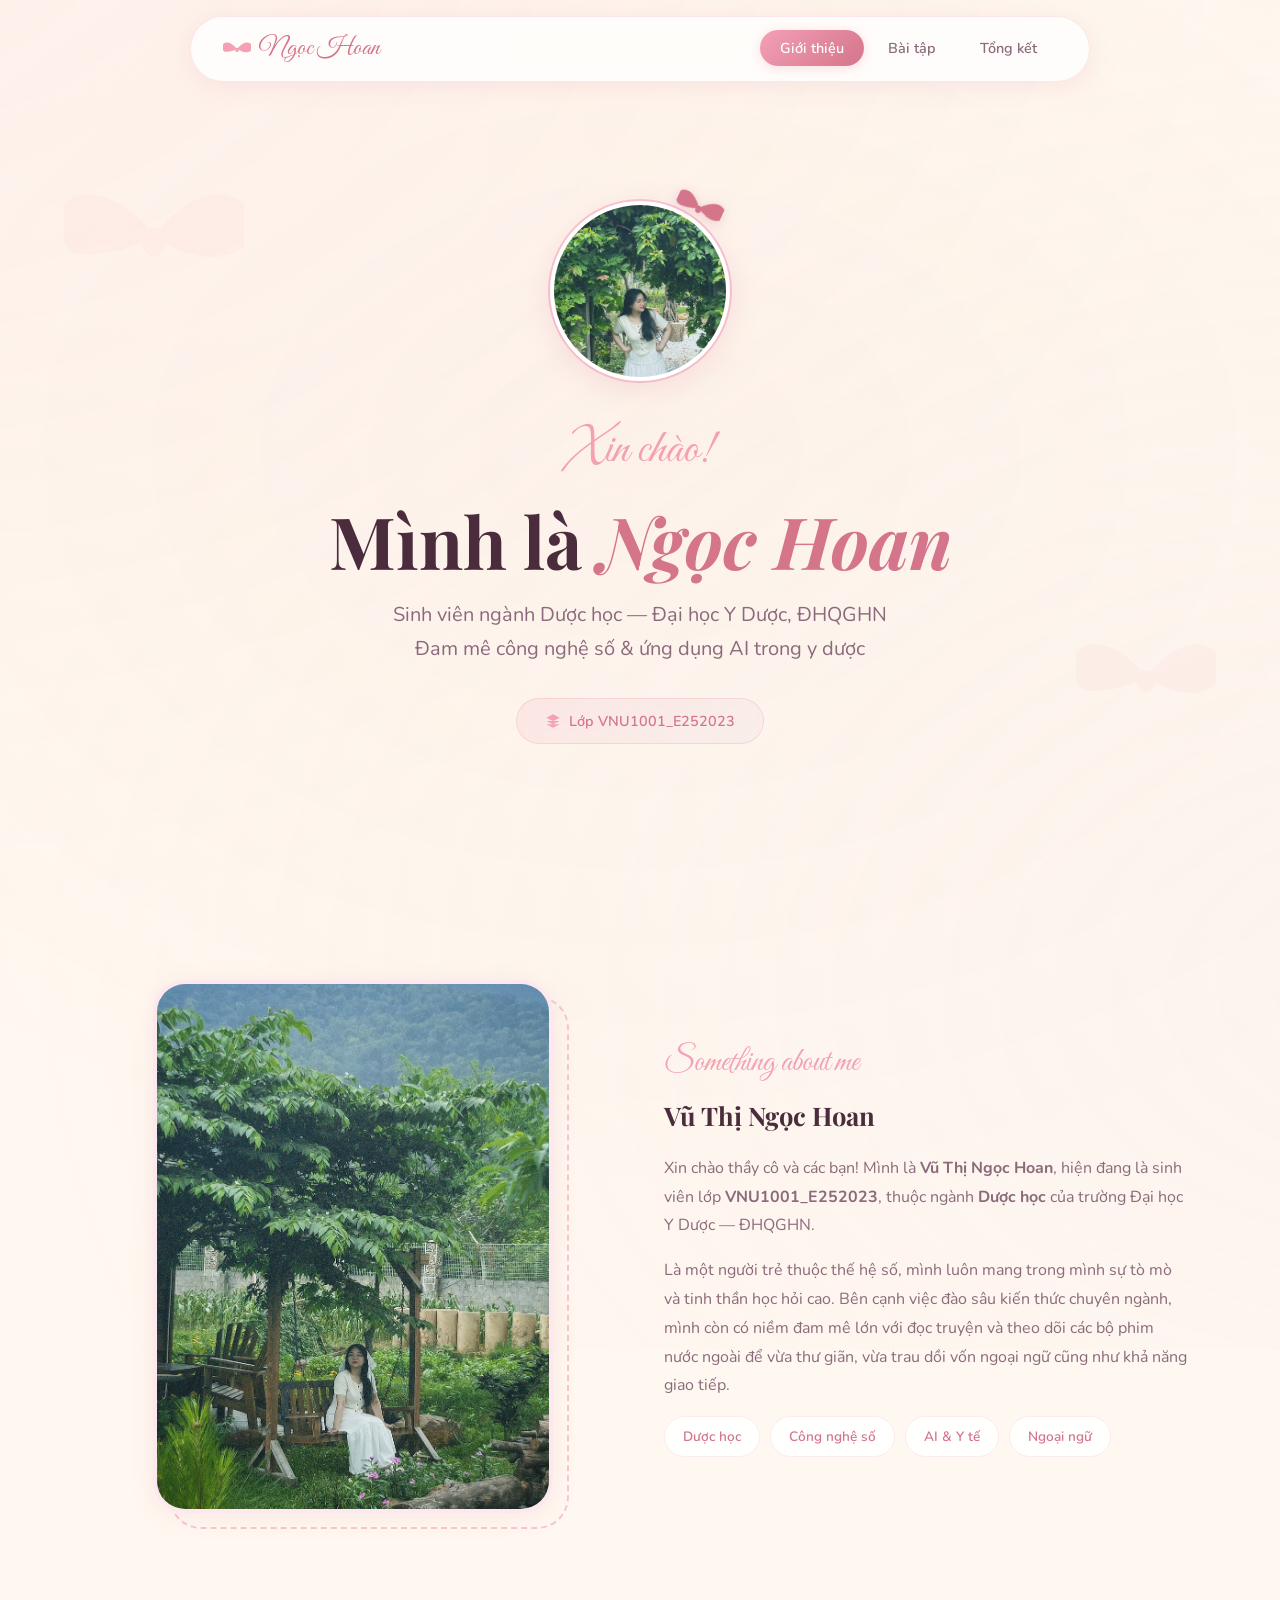
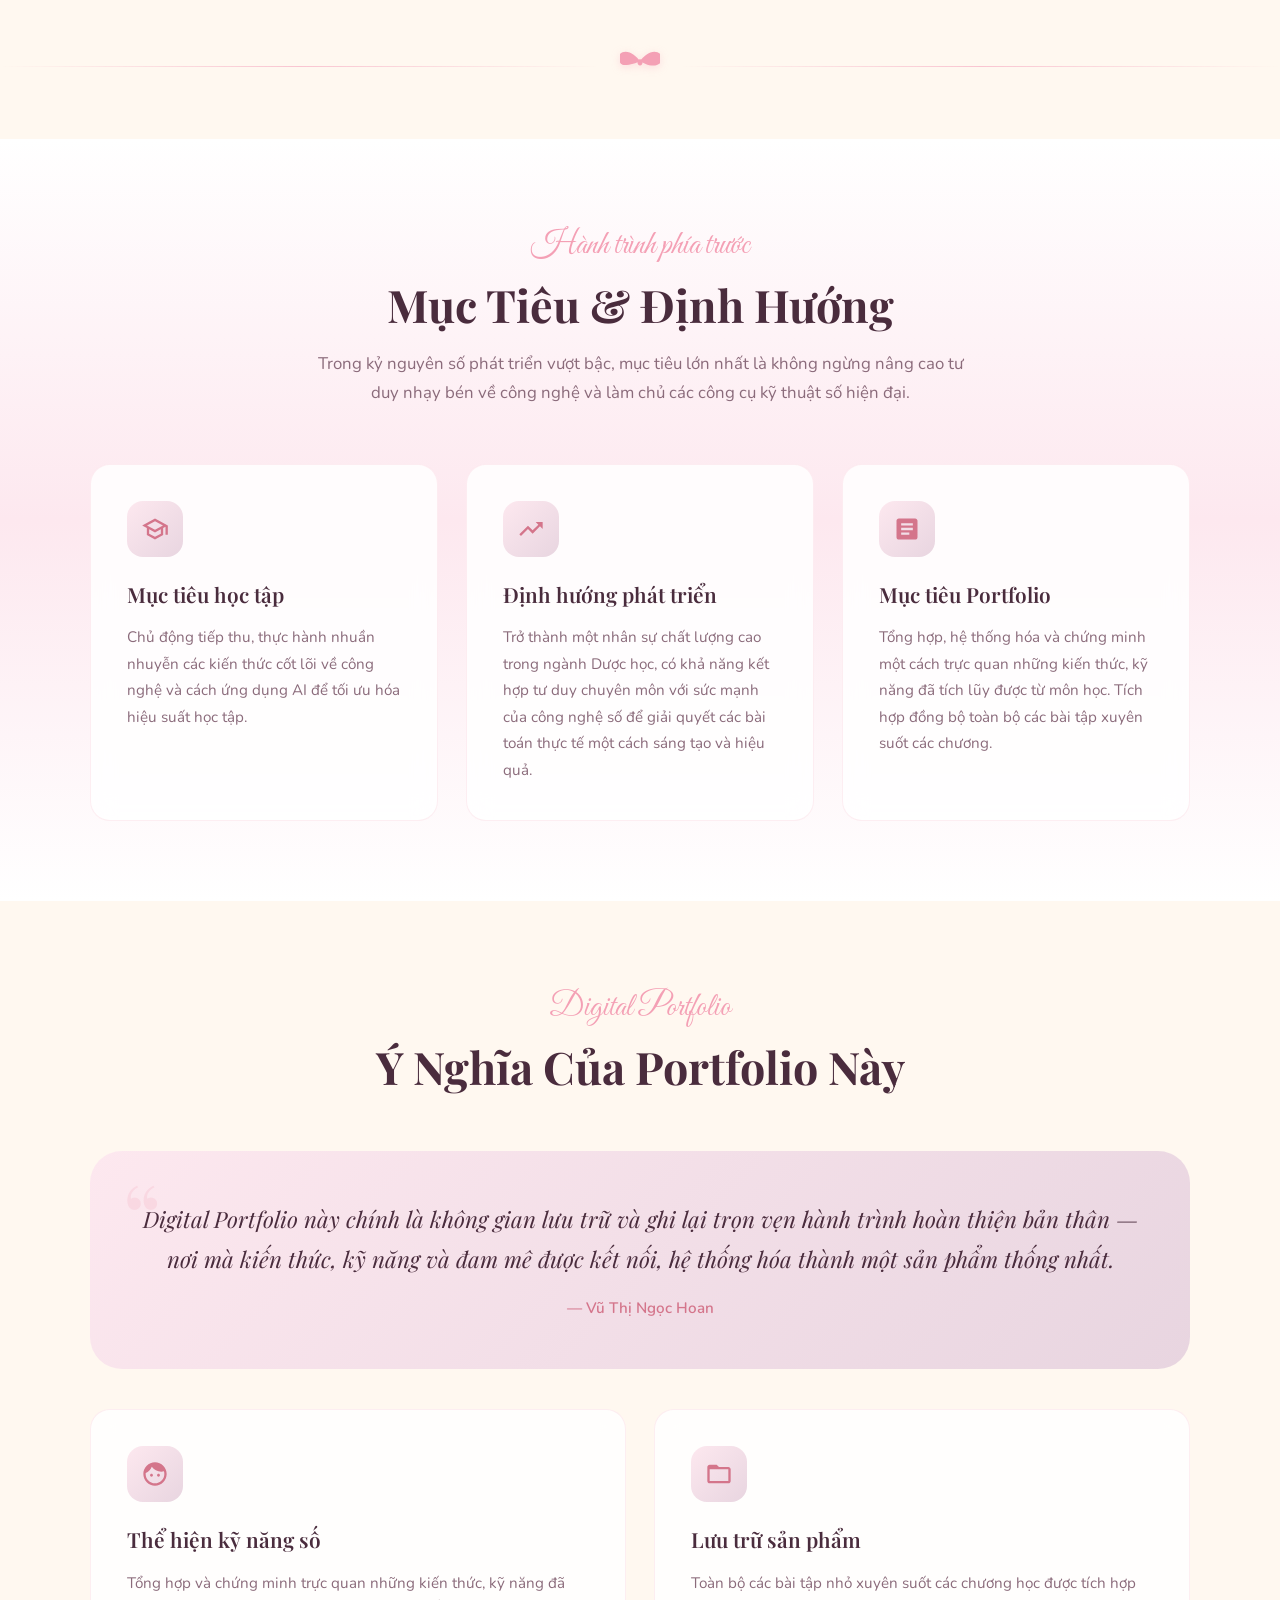
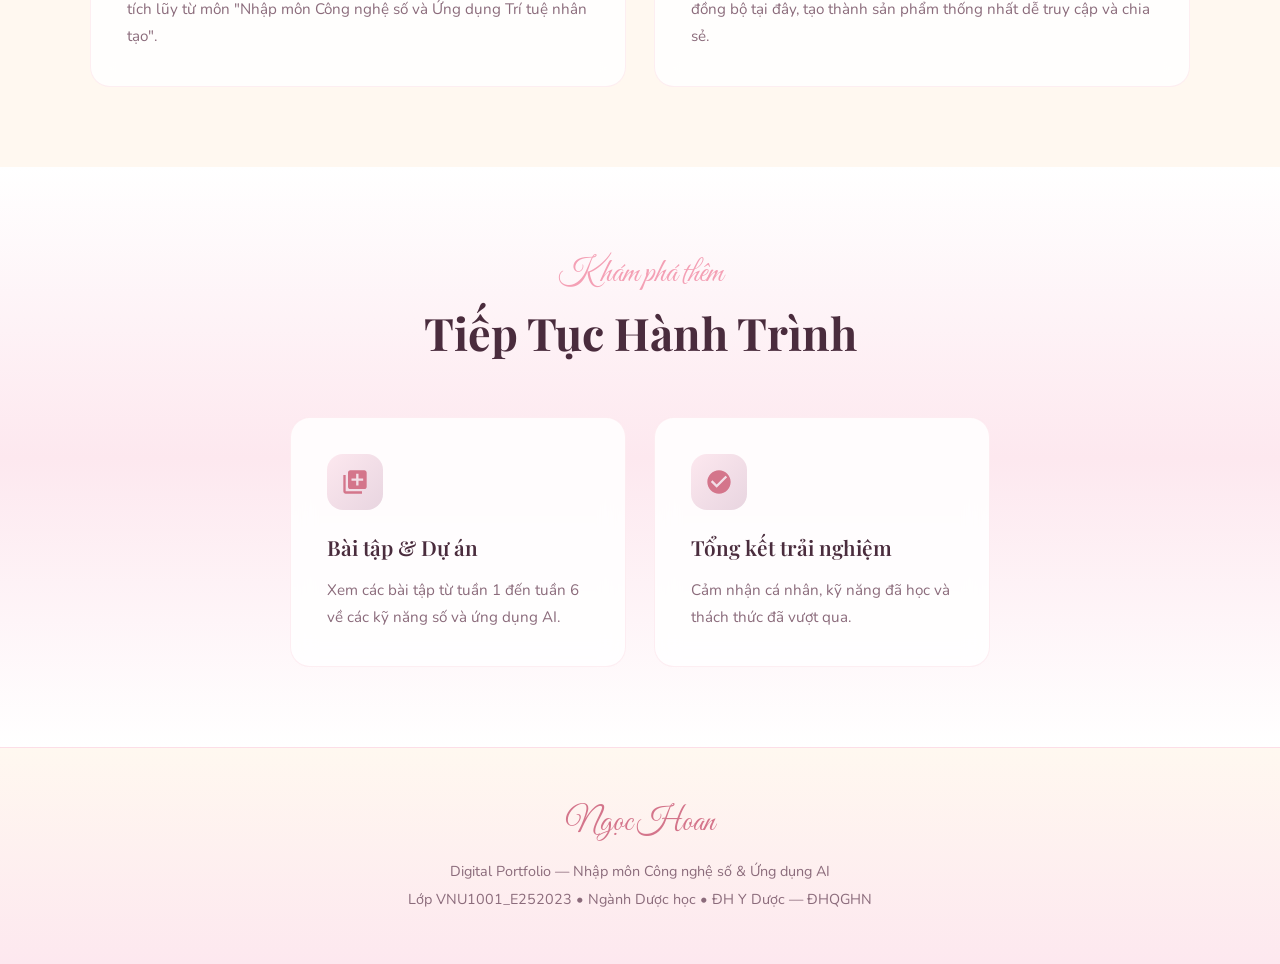
<file: index.html>
<!DOCTYPE html>
<html lang="vi">
<head>
  <meta charset="UTF-8">
  <meta name="viewport" content="width=device-width, initial-scale=1.0">
  <meta name="description" content="Digital Portfolio của Vũ Thị Ngọc Hoan — Sinh viên ngành Dược học, ĐH Y Dược — ĐHQGHN">
  <title>Ngọc Hoan | Digital Portfolio</title>
  <link rel="stylesheet" href="style.css?v=20250603">
</head>
<body>

  <!-- Floating Hearts -->
  <div class="floating-hearts">
    <div class="heart">&#10084;</div>
    <div class="heart">&#10084;</div>
    <div class="heart">&#10084;</div>
    <div class="heart">&#10084;</div>
    <div class="heart">&#10084;</div>
    <div class="heart">&#10084;</div>
    <div class="heart">&#10084;</div>
  </div>

  <!-- Navigation -->
  <nav class="navbar" id="navbar">
    <a href="index.html" class="nav-brand">
      <svg class="nav-bow" viewBox="0 0 64 40" xmlns="http://www.w3.org/2000/svg">
        <path d="M32 20c-6-8-18-18-28-14s-6 18 0 20 22-2 28-6c6 4 18 10 28 6s10-16 0-20-22 6-28 14z"/>
        <ellipse cx="32" cy="22" rx="4" ry="5"/>
      </svg>
      Ngọc Hoan
    </a>
    <button class="menu-toggle" id="menuToggle" aria-label="Toggle menu">
      <span></span><span></span><span></span>
    </button>
    <ul class="nav-links" id="navLinks">
      <li><a href="index.html" class="active">Giới thiệu</a></li>
      <li><a href="projects.html">Bài tập</a></li>
      <li><a href="summary.html">Tổng kết</a></li>
    </ul>
  </nav>

  <!-- Hero Section -->
  <section class="hero">
    <!-- Decorative bows -->
    <svg class="hero-bow hero-bow--left" viewBox="0 0 64 40" xmlns="http://www.w3.org/2000/svg" fill="#F4A0B5">
      <path d="M32 20c-6-8-18-18-28-14s-6 18 0 20 22-2 28-6c6 4 18 10 28 6s10-16 0-20-22 6-28 14z"/>
      <ellipse cx="32" cy="22" rx="4" ry="5"/>
    </svg>
    <svg class="hero-bow hero-bow--right" viewBox="0 0 64 40" xmlns="http://www.w3.org/2000/svg" fill="#F4A0B5">
      <path d="M32 20c-6-8-18-18-28-14s-6 18 0 20 22-2 28-6c6 4 18 10 28 6s10-16 0-20-22 6-28 14z"/>
      <ellipse cx="32" cy="22" rx="4" ry="5"/>
    </svg>

    <div class="hero-content">
      <div class="hero-avatar-wrapper">
        <img src="z7435097670810_3b80da85747a90fdc2de9e072bf246df.jpg" alt="Vũ Thị Ngọc Hoan" class="hero-avatar">
        <svg class="hero-avatar-bow" viewBox="0 0 64 40" xmlns="http://www.w3.org/2000/svg" fill="#F4A0B5">
          <path d="M32 20c-6-8-18-18-28-14s-6 18 0 20 22-2 28-6c6 4 18 10 28 6s10-16 0-20-22 6-28 14z"/>
          <ellipse cx="32" cy="22" rx="4" ry="5"/>
        </svg>
      </div>
      <p class="hero-greeting">Xin chào!</p>
      <h1 class="hero-name">Mình là <span>Ngọc Hoan</span></h1>
      <p class="hero-subtitle">
        Sinh viên ngành Dược học — Đại học Y Dược, ĐHQGHN<br>
        Đam mê công nghệ số &amp; ứng dụng AI trong y dược
      </p>
      <div class="hero-badge">
        <svg viewBox="0 0 24 24"><path d="M12 2L2 7l10 5 10-5-10-5zM2 17l10 5 10-5M2 12l10 5 10-5"/></svg>
        Lớp VNU1001_E252023
      </div>
    </div>
  </section>

  <!-- About Me -->
  <section class="section" id="about">
    <div class="container">
      <div class="about-layout">
        <div class="about-image-wrapper fade-in">
          <img src="z6575542722437_660f38914e5f077e703c3a066565bf35.jpg" alt="Ngọc Hoan - Ảnh chân dung" class="about-image">
        </div>
        <div class="about-text fade-in">
          <span class="section-label">Something about me</span>
          <h3>Vũ Thị Ngọc Hoan</h3>
          <p>
            Xin chào thầy cô và các bạn! Mình là <strong>Vũ Thị Ngọc Hoan</strong>, hiện đang là sinh viên lớp <strong>VNU1001_E252023</strong>, thuộc ngành <strong>Dược học</strong> của trường Đại học Y Dược — ĐHQGHN.
          </p>
          <p>
            Là một người trẻ thuộc thế hệ số, mình luôn mang trong mình sự tò mò và tinh thần học hỏi cao. Bên cạnh việc đào sâu kiến thức chuyên ngành, mình còn có niềm đam mê lớn với đọc truyện và theo dõi các bộ phim nước ngoài để vừa thư giãn, vừa trau dồi vốn ngoại ngữ cũng như khả năng giao tiếp.
          </p>
          <div class="skill-tags">
            <span class="skill-tag">Dược học</span>
            <span class="skill-tag">Công nghệ số</span>
            <span class="skill-tag">AI & Y tế</span>
            <span class="skill-tag">Ngoại ngữ</span>
          </div>
        </div>
      </div>
    </div>
  </section>

  <!-- Bow Divider -->
  <div class="bow-divider">
    <svg viewBox="0 0 64 40" xmlns="http://www.w3.org/2000/svg">
      <path d="M32 20c-6-8-18-18-28-14s-6 18 0 20 22-2 28-6c6 4 18 10 28 6s10-16 0-20-22 6-28 14z"/>
      <ellipse cx="32" cy="22" rx="4" ry="5"/>
    </svg>
  </div>

  <!-- Goals Section -->
  <section class="section section-alt" id="goals">
    <div class="container">
      <div class="section-header">
        <span class="section-label">Hành trình phía trước</span>
        <h2 class="section-title">Mục Tiêu & Định Hướng</h2>
        <p class="section-desc">
          Trong kỷ nguyên số phát triển vượt bậc, mục tiêu lớn nhất là không ngừng nâng cao tư duy nhạy bén về công nghệ và làm chủ các công cụ kỹ thuật số hiện đại.
        </p>
      </div>

      <div class="card-grid stagger-children fade-in">
        <!-- Card 1: Mục tiêu học tập -->
        <div class="card">
          <div class="card-icon">
            <svg viewBox="0 0 24 24"><path d="M12 3L1 9l4 2.18v6L12 21l7-3.82v-6l2-1.09V17h2V9L12 3zm6.82 6L12 12.72 5.18 9 12 5.28 18.82 9zM17 15.99l-5 2.73-5-2.73v-3.72L12 15l5-2.73v3.72z"/></svg>
          </div>
          <h3 class="card-title">Mục tiêu học tập</h3>
          <p class="card-text">
            Chủ động tiếp thu, thực hành nhuần nhuyễn các kiến thức cốt lõi về công nghệ và cách ứng dụng AI để tối ưu hóa hiệu suất học tập.
          </p>
        </div>

        <!-- Card 2: Định hướng phát triển -->
        <div class="card">
          <div class="card-icon">
            <svg viewBox="0 0 24 24"><path d="M16 6l2.29 2.29-4.88 4.88-4-4L2 16.59 3.41 18l6-6 4 4 6.3-6.29L22 12V6z"/></svg>
          </div>
          <h3 class="card-title">Định hướng phát triển</h3>
          <p class="card-text">
            Trở thành một nhân sự chất lượng cao trong ngành Dược học, có khả năng kết hợp tư duy chuyên môn với sức mạnh của công nghệ số để giải quyết các bài toán thực tế một cách sáng tạo và hiệu quả.
          </p>
        </div>

        <!-- Card 3: Portfolio mục tiêu -->
        <div class="card">
          <div class="card-icon">
            <svg viewBox="0 0 24 24"><path d="M19 3H5c-1.1 0-2 .9-2 2v14c0 1.1.9 2 2 2h14c1.1 0 2-.9 2-2V5c0-1.1-.9-2-2-2zm-5 14H7v-2h7v2zm3-4H7v-2h10v2zm0-4H7V7h10v2z"/></svg>
          </div>
          <h3 class="card-title">Mục tiêu Portfolio</h3>
          <p class="card-text">
            Tổng hợp, hệ thống hóa và chứng minh một cách trực quan những kiến thức, kỹ năng đã tích lũy được từ môn học. Tích hợp đồng bộ toàn bộ các bài tập xuyên suốt các chương.
          </p>
        </div>
      </div>
    </div>
  </section>

  <!-- Portfolio Purpose -->
  <section class="section" id="purpose">
    <div class="container">
      <div class="section-header">
        <span class="section-label">Digital Portfolio</span>
        <h2 class="section-title">Ý Nghĩa Của Portfolio Này</h2>
      </div>

      <div class="quote-block fade-in">
        <p>
          Digital Portfolio này chính là không gian lưu trữ và ghi lại trọn vẹn hành trình hoàn thiện bản thân — nơi mà kiến thức, kỹ năng và đam mê được kết nối, hệ thống hóa thành một sản phẩm thống nhất.
        </p>
        <cite>— Vũ Thị Ngọc Hoan</cite>
      </div>

      <div class="card-grid fade-in" style="margin-top: 40px;">
        <div class="card">
          <div class="card-icon">
            <svg viewBox="0 0 24 24"><path d="M9 11.75c-.69 0-1.25.56-1.25 1.25s.56 1.25 1.25 1.25 1.25-.56 1.25-1.25-.56-1.25-1.25-1.25zm6 0c-.69 0-1.25.56-1.25 1.25s.56 1.25 1.25 1.25 1.25-.56 1.25-1.25-.56-1.25-1.25-1.25zM12 2C6.48 2 2 6.48 2 12s4.48 10 10 10 10-4.48 10-10S17.52 2 12 2zm0 18c-4.41 0-8-3.59-8-8 0-.29.02-.58.05-.86 2.36-1.05 4.23-2.98 5.21-5.37C11.07 8.33 14.05 10 17.42 10c.78 0 1.53-.09 2.25-.26.21.71.33 1.47.33 2.26 0 4.41-3.59 8-8 8z"/></svg>
          </div>
          <h3 class="card-title">Thể hiện kỹ năng số</h3>
          <p class="card-text">
            Tổng hợp và chứng minh trực quan những kiến thức, kỹ năng đã tích lũy từ môn "Nhập môn Công nghệ số và Ứng dụng Trí tuệ nhân tạo".
          </p>
        </div>
        <div class="card">
          <div class="card-icon">
            <svg viewBox="0 0 24 24"><path d="M20 6h-8l-2-2H4c-1.1 0-1.99.9-1.99 2L2 18c0 1.1.9 2 2 2h16c1.1 0 2-.9 2-2V8c0-1.1-.9-2-2-2zm0 12H4V8h16v10z"/></svg>
          </div>
          <h3 class="card-title">Lưu trữ sản phẩm</h3>
          <p class="card-text">
            Toàn bộ các bài tập nhỏ xuyên suốt các chương học được tích hợp đồng bộ tại đây, tạo thành sản phẩm thống nhất dễ truy cập và chia sẻ.
          </p>
        </div>
      </div>
    </div>
  </section>

  <!-- CTA to other pages -->
  <section class="section section-alt">
    <div class="container">
      <div class="section-header">
        <span class="section-label">Khám phá thêm</span>
        <h2 class="section-title">Tiếp Tục Hành Trình</h2>
      </div>
      <div class="card-grid fade-in" style="max-width: 700px; margin: 0 auto;">
        <a href="projects.html" class="card" style="text-decoration: none;">
          <div class="card-icon">
            <svg viewBox="0 0 24 24"><path d="M4 6H2v14c0 1.1.9 2 2 2h14v-2H4V6zm16-4H8c-1.1 0-2 .9-2 2v12c0 1.1.9 2 2 2h12c1.1 0 2-.9 2-2V4c0-1.1-.9-2-2-2zm-1 9h-4v4h-2v-4H9V9h4V5h2v4h4v2z"/></svg>
          </div>
          <h3 class="card-title">Bài tập & Dự án</h3>
          <p class="card-text">Xem các bài tập từ tuần 1 đến tuần 6 về các kỹ năng số và ứng dụng AI.</p>
        </a>
        <a href="summary.html" class="card" style="text-decoration: none;">
          <div class="card-icon">
            <svg viewBox="0 0 24 24"><path d="M12 2C6.48 2 2 6.48 2 12s4.48 10 10 10 10-4.48 10-10S17.52 2 12 2zm-2 15l-5-5 1.41-1.41L10 14.17l7.59-7.59L19 8l-9 9z"/></svg>
          </div>
          <h3 class="card-title">Tổng kết trải nghiệm</h3>
          <p class="card-text">Cảm nhận cá nhân, kỹ năng đã học và thách thức đã vượt qua.</p>
        </a>
      </div>
    </div>
  </section>

  <!-- Footer -->
  <footer class="footer">
    <div class="footer-brand">Ngọc Hoan</div>
    <p class="footer-text">Digital Portfolio — Nhập môn Công nghệ số & Ứng dụng AI</p>
    <p class="footer-text">Lớp VNU1001_E252023 &bull; Ngành Dược học &bull; ĐH Y Dược — ĐHQGHN</p>
  </footer>

  <script>
    // Mobile menu toggle
    document.getElementById('menuToggle').addEventListener('click', function() {
      document.getElementById('navLinks').classList.toggle('open');
    });

    // Scroll animations with IntersectionObserver
    const observer = new IntersectionObserver((entries) => {
      entries.forEach(entry => {
        if (entry.isIntersecting) {
          entry.target.classList.add('visible');
        }
      });
    }, {
      threshold: 0.1,
      rootMargin: '0px 0px -50px 0px'
    });

    document.querySelectorAll('.fade-in, .stagger-children').forEach(el => {
      observer.observe(el);
    });

    // Navbar scroll effect
    let lastScroll = 0;
    window.addEventListener('scroll', () => {
      const navbar = document.getElementById('navbar');
      const currentScroll = window.pageYOffset;
      if (currentScroll > 100) {
        navbar.style.background = 'rgba(255, 255, 255, 0.95)';
        navbar.style.boxShadow = '0 4px 30px rgba(212, 117, 139, 0.15)';
      } else {
        navbar.style.background = 'rgba(255, 255, 255, 0.82)';
        navbar.style.boxShadow = '0 4px 24px rgba(212, 117, 139, 0.12)';
      }
      lastScroll = currentScroll;
    });
  </script>
</body>
</html>
</file>
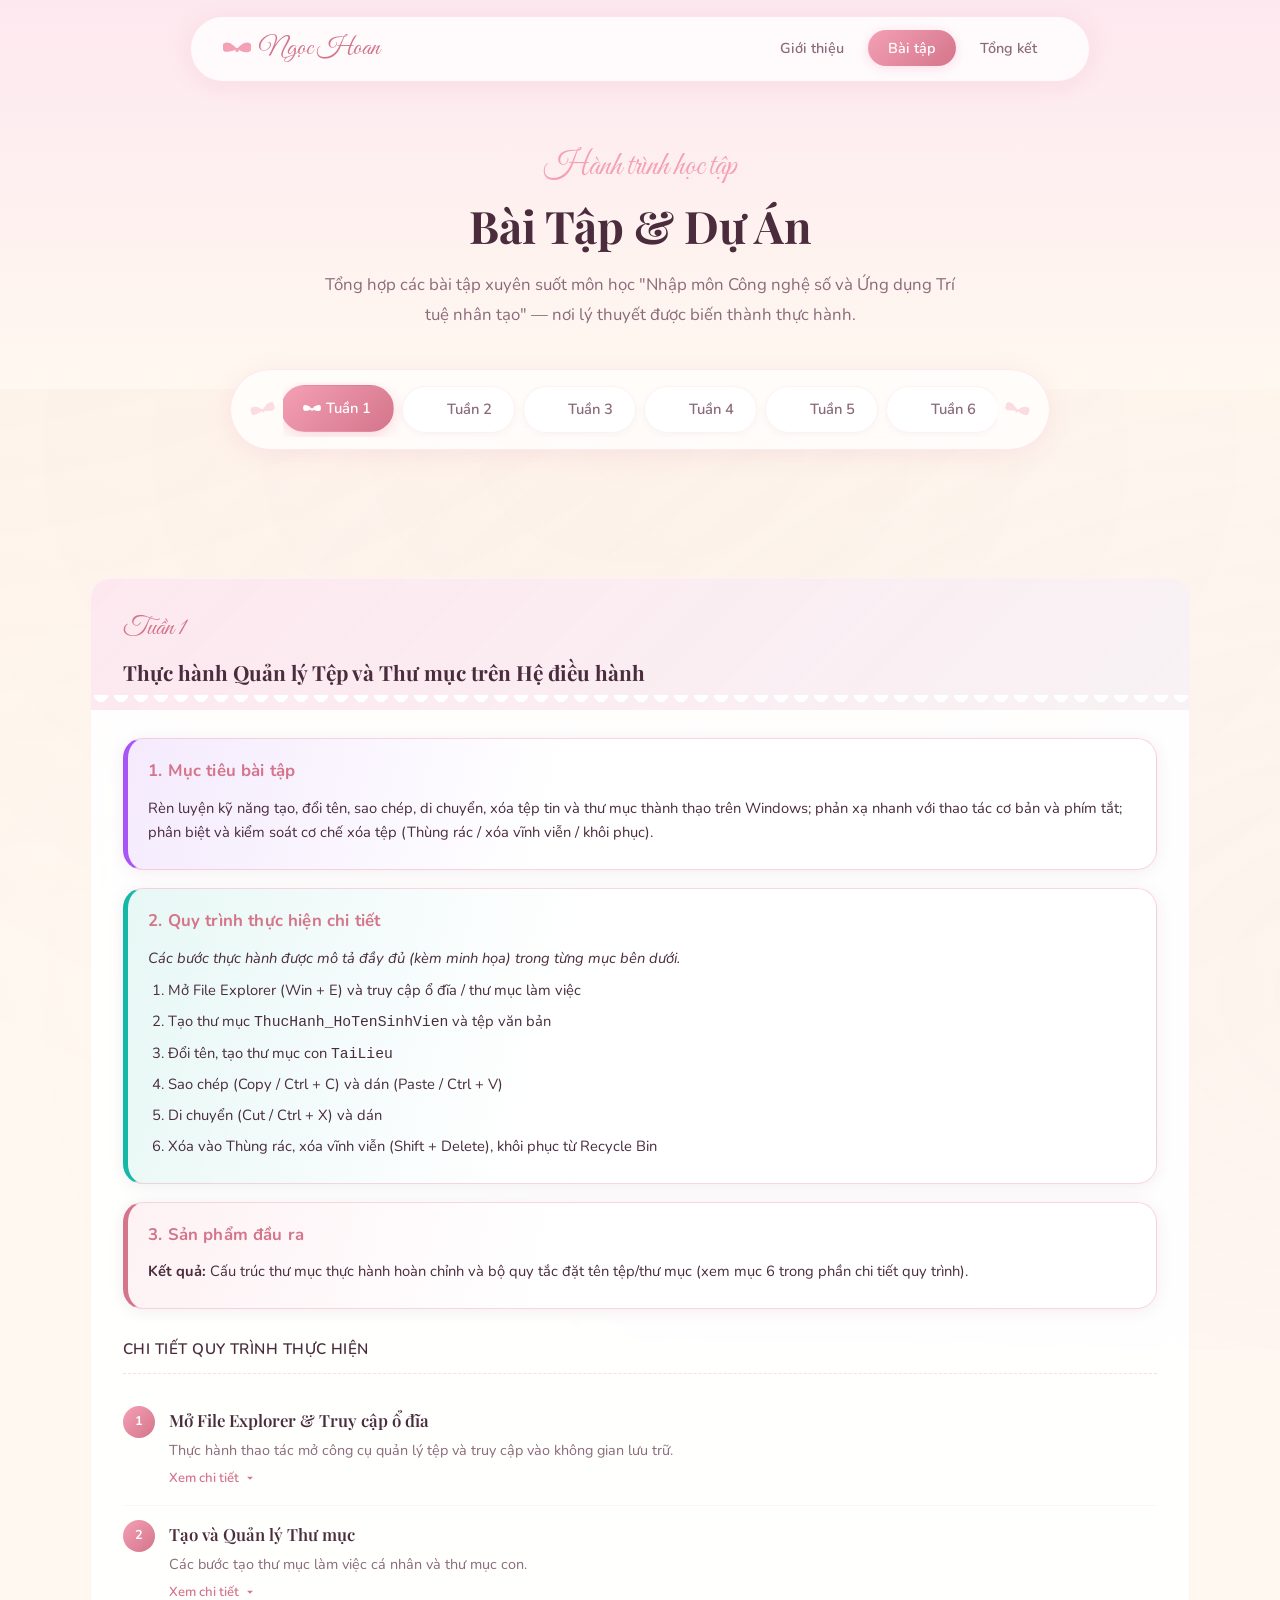
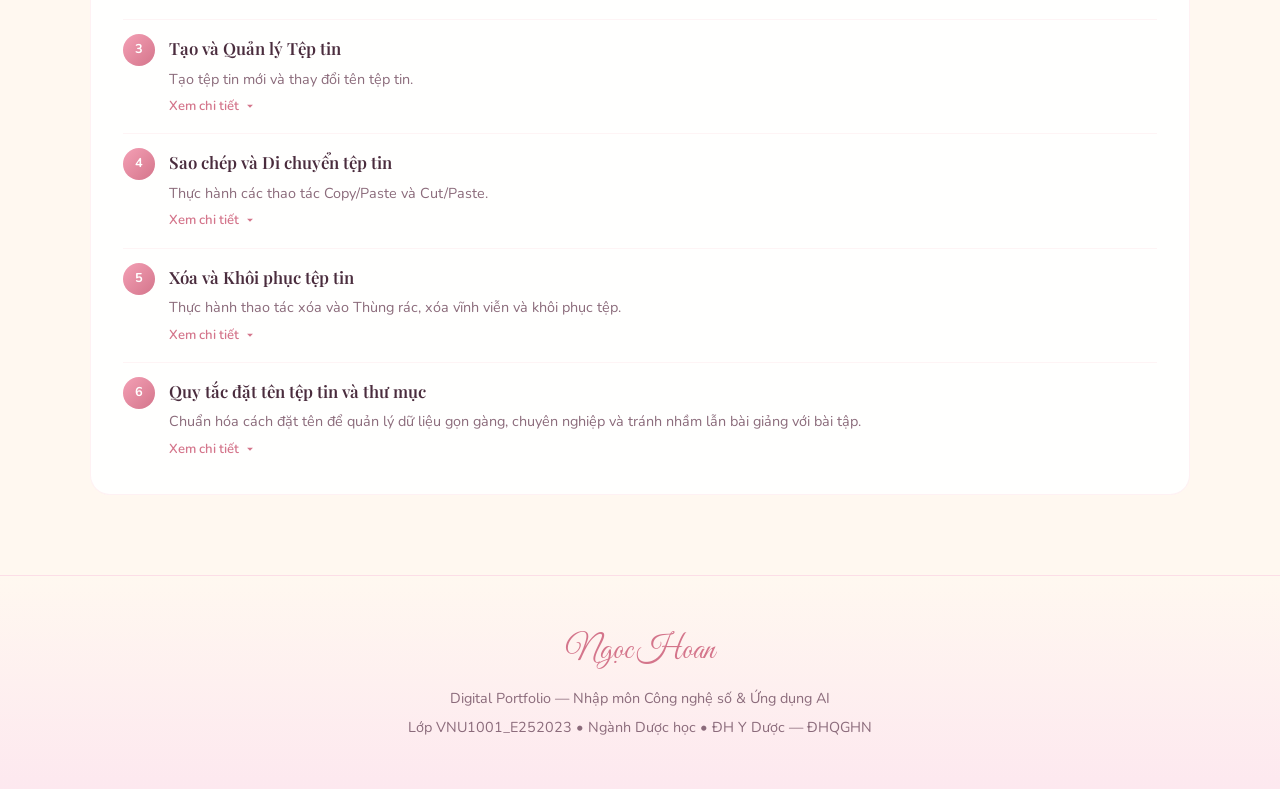
<file: projects.html>
<!DOCTYPE html>
<html lang="vi">
<head>
  <meta charset="UTF-8">
  <meta name="viewport" content="width=device-width, initial-scale=1.0">
  <meta name="description" content="Bài tập và dự án trong môn Nhập môn Công nghệ số - Portfolio của Vũ Thị Ngọc Hoan">
  <title>Bài Tập | Ngọc Hoan Portfolio</title>
  <link rel="stylesheet" href="style.css?v=20250603">
</head>
<body>

  <!-- Floating Hearts -->
  <div class="floating-hearts">
    <div class="heart">&#10084;</div>
    <div class="heart">&#10084;</div>
    <div class="heart">&#10084;</div>
    <div class="heart">&#10084;</div>
    <div class="heart">&#10084;</div>
    <div class="heart">&#10084;</div>
    <div class="heart">&#10084;</div>
  </div>

  <!-- Navigation -->
  <nav class="navbar" id="navbar">
    <a href="index.html" class="nav-brand">
      <svg class="nav-bow" viewBox="0 0 64 40" xmlns="http://www.w3.org/2000/svg">
        <path d="M32 20c-6-8-18-18-28-14s-6 18 0 20 22-2 28-6c6 4 18 10 28 6s10-16 0-20-22 6-28 14z"/>
        <ellipse cx="32" cy="22" rx="4" ry="5"/>
      </svg>
      Ngọc Hoan
    </a>
    <button class="menu-toggle" id="menuToggle" aria-label="Toggle menu">
      <span></span><span></span><span></span>
    </button>
    <ul class="nav-links" id="navLinks">
      <li><a href="index.html">Giới thiệu</a></li>
      <li><a href="projects.html" class="active">Bài tập</a></li>
      <li><a href="summary.html">Tổng kết</a></li>
    </ul>
  </nav>

  <!-- Page Header -->
  <header class="page-header">
    <span class="section-label">Hành trình học tập</span>
    <h1 class="section-title">Bài Tập & Dự Án</h1>
    <p class="section-desc">Tổng hợp các bài tập xuyên suốt môn học "Nhập môn Công nghệ số và Ứng dụng Trí tuệ nhân tạo" — nơi lý thuyết được biến thành thực hành.</p>
  </header>

  <!-- WEEK TAB SELECTOR -->
  <div class="week-selector-container fade-in">
    <svg class="selector-side-bow selector-side-bow--left" viewBox="0 0 64 40" xmlns="http://www.w3.org/2000/svg">
      <path d="M32 20c-6-8-18-18-28-14s-6 18 0 20 22-2 28-6c6 4 18 10 28 6s10-16 0-20-22 6-28 14z" />
      <ellipse cx="32" cy="22" rx="4" ry="5" />
    </svg>
    <ul class="week-tabs">
      <li class="week-tab active" onclick="filterWeek(1, this)">
        <svg class="tab-bow" viewBox="0 0 64 40" xmlns="http://www.w3.org/2000/svg">
          <path d="M32 20c-6-8-18-18-28-14s-6 18 0 20 22-2 28-6c6 4 18 10 28 6s10-16 0-20-22 6-28 14z" />
          <ellipse cx="32" cy="22" rx="4" ry="5" />
        </svg>
        Tuần 1
      </li>
      <li class="week-tab" onclick="filterWeek(2, this)">
        <svg class="tab-bow" viewBox="0 0 64 40" xmlns="http://www.w3.org/2000/svg">
          <path d="M32 20c-6-8-18-18-28-14s-6 18 0 20 22-2 28-6c6 4 18 10 28 6s10-16 0-20-22 6-28 14z" />
          <ellipse cx="32" cy="22" rx="4" ry="5" />
        </svg>
        Tuần 2
      </li>
      <li class="week-tab" onclick="filterWeek(3, this)">
        <svg class="tab-bow" viewBox="0 0 64 40" xmlns="http://www.w3.org/2000/svg">
          <path d="M32 20c-6-8-18-18-28-14s-6 18 0 20 22-2 28-6c6 4 18 10 28 6s10-16 0-20-22 6-28 14z" />
          <ellipse cx="32" cy="22" rx="4" ry="5" />
        </svg>
        Tuần 3
      </li>
      <li class="week-tab" onclick="filterWeek(4, this)">
        <svg class="tab-bow" viewBox="0 0 64 40" xmlns="http://www.w3.org/2000/svg">
          <path d="M32 20c-6-8-18-18-28-14s-6 18 0 20 22-2 28-6c6 4 18 10 28 6s10-16 0-20-22 6-28 14z" />
          <ellipse cx="32" cy="22" rx="4" ry="5" />
        </svg>
        Tuần 4
      </li>
      <li class="week-tab" onclick="filterWeek(5, this)">
        <svg class="tab-bow" viewBox="0 0 64 40" xmlns="http://www.w3.org/2000/svg">
          <path d="M32 20c-6-8-18-18-28-14s-6 18 0 20 22-2 28-6c6 4 18 10 28 6s10-16 0-20-22 6-28 14z" />
          <ellipse cx="32" cy="22" rx="4" ry="5" />
        </svg>
        Tuần 5
      </li>
      <li class="week-tab" onclick="filterWeek(6, this)">
        <svg class="tab-bow" viewBox="0 0 64 40" xmlns="http://www.w3.org/2000/svg">
          <path d="M32 20c-6-8-18-18-28-14s-6 18 0 20 22-2 28-6c6 4 18 10 28 6s10-16 0-20-22 6-28 14z" />
          <ellipse cx="32" cy="22" rx="4" ry="5" />
        </svg>
        Tuần 6
      </li>
    </ul>
    <svg class="selector-side-bow selector-side-bow--right" viewBox="0 0 64 40" xmlns="http://www.w3.org/2000/svg">
      <path d="M32 20c-6-8-18-18-28-14s-6 18 0 20 22-2 28-6c6 4 18 10 28 6s10-16 0-20-22 6-28 14z" />
      <ellipse cx="32" cy="22" rx="4" ry="5" />
    </svg>
  </div>

  <!-- PLACEHOLDER FOR EMPTY WEEKS -->
  <section class="section" id="empty-week-placeholder" style="display: none;">
    <div class="container">
      <div class="placeholder-card">
        <svg class="placeholder-icon" viewBox="0 0 64 40" xmlns="http://www.w3.org/2000/svg">
          <path d="M32 20c-6-8-18-18-28-14s-6 18 0 20 22-2 28-6c6 4 18 10 28 6s10-16 0-20-22 6-28 14z" />
          <ellipse cx="32" cy="22" rx="4" ry="5" />
        </svg>
        <h3 class="placeholder-title" id="placeholder-title">Đang cập nhật</h3>
        <p class="placeholder-text" id="placeholder-text">Nội dung bài tập đang được tổng hợp và số hóa. Hãy quay lại sau nhé! 🎀</p>
      </div>
    </div>
  </section>

  <!-- TUẦN 1 -->
  <section class="section week-content" id="tuan1" data-week="1" style="display: block;">
    <div class="container">
      <div class="project-card fade-in">
        <div class="project-card-header">
          <span class="project-week">Tuần 1</span>
          <h2 class="project-title">Thực hành Quản lý Tệp và Thư mục trên Hệ điều hành</h2>
        </div>
        <div class="project-card-body">

          <aside class="week-report" aria-label="Khung báo cáo Tuần 1">
            <section class="week-report__block week-report__block--goal">
              <h3 class="week-report__heading">1. Mục tiêu bài tập</h3>
              <div class="week-report__body">
                <p>Rèn luyện kỹ năng tạo, đổi tên, sao chép, di chuyển, xóa tệp tin và thư mục thành thạo trên Windows; phản xạ nhanh với thao tác cơ bản và phím tắt; phân biệt và kiểm soát cơ chế xóa tệp (Thùng rác / xóa vĩnh viễn / khôi phục).</p>
              </div>
            </section>
            <section class="week-report__block week-report__block--process">
              <h3 class="week-report__heading">2. Quy trình thực hiện chi tiết</h3>
              <div class="week-report__body">
                <p class="week-report__lead">Các bước thực hành được mô tả đầy đủ (kèm minh họa) trong từng mục bên dưới.</p>
                <ol class="week-report__process-list">
                  <li>Mở File Explorer (Win + E) và truy cập ổ đĩa / thư mục làm việc</li>
                  <li>Tạo thư mục <code>ThucHanh_HoTenSinhVien</code> và tệp văn bản</li>
                  <li>Đổi tên, tạo thư mục con <code>TaiLieu</code></li>
                  <li>Sao chép (Copy / Ctrl + C) và dán (Paste / Ctrl + V)</li>
                  <li>Di chuyển (Cut / Ctrl + X) và dán</li>
                  <li>Xóa vào Thùng rác, xóa vĩnh viễn (Shift + Delete), khôi phục từ Recycle Bin</li>
                </ol>
              </div>
            </section>
            <section class="week-report__block week-report__block--output">
              <h3 class="week-report__heading">3. Sản phẩm đầu ra</h3>
              <div class="week-report__body">
                <p><strong>Kết quả:</strong> Cấu trúc thư mục thực hành hoàn chỉnh và bộ quy tắc đặt tên tệp/thư mục (xem mục 6 trong phần chi tiết quy trình).</p>
              </div>
            </section>
          </aside>

          <h3 class="week-detail-heading">Chi tiết quy trình thực hiện</h3>

          <!-- Topic 1 -->
          <div class="project-topic">
            <div class="topic-number">1</div>
            <div class="topic-content">
              <h4>Mở File Explorer & Truy cập ổ đĩa</h4>
              <p>Thực hành thao tác mở công cụ quản lý tệp và truy cập vào không gian lưu trữ.</p>
              <button class="topic-toggle" onclick="toggleDetail(this)">
                Xem chi tiết
                <svg viewBox="0 0 24 24"><path d="M7 10l5 5 5-5z"/></svg>
              </button>
              <div class="topic-detail">
                <div class="topic-detail-content">
                  <ul>
                    <li><strong>Mở File Explorer:</strong> Nhấn tổ hợp phím Windows + E hoặc nhấp vào biểu tượng thư mục màu vàng trên thanh tác vụ.</li>
                  </ul>
                  <figure class="infographic-figure">
                    <img class="infographic-image" src="image copy 32.png" alt="Mở File Explorer">
                  </figure>
                  <ul>
                    <li><strong>Truy cập ổ đĩa/thư mục:</strong> Ở cột bên trái, nhấp vào This PC, sau đó nhấp đúp vào một ổ đĩa không phải ổ hệ thống (ví dụ: ổ D: hoặc E:). Nếu chỉ có ổ C:, hãy vào thư mục Documents.</li>
                  </ul>
                  <figure class="infographic-figure">
                    <img class="infographic-image" src="image copy 33.png" alt="Truy cập ổ đĩa">
                  </figure>
                </div>
              </div>
            </div>
          </div>

          <!-- Topic 2 -->
          <div class="project-topic">
            <div class="topic-number">2</div>
            <div class="topic-content">
              <h4>Tạo và Quản lý Thư mục</h4>
              <p>Các bước tạo thư mục làm việc cá nhân và thư mục con.</p>
              <button class="topic-toggle" onclick="toggleDetail(this)">
                Xem chi tiết
                <svg viewBox="0 0 24 24"><path d="M7 10l5 5 5-5z"/></svg>
              </button>
              <div class="topic-detail">
                <div class="topic-detail-content">
                  <ul>
                    <li><strong>Tạo thư mục mới:</strong> Nhấp chuột phải vào một khoảng trống &rarr; chọn New &rarr; Folder. Đặt tên thư mục là ThucHanh_hotensinhvien (ví dụ: ThucHanh_NguyenVanA). Nhấn Enter.</li>
                  </ul>
                  <figure class="infographic-figure">
                    <img class="infographic-image" src="image copy 34.png" alt="Tạo thư mục mới">
                  </figure>
                  <figure class="infographic-figure">
                    <img class="infographic-image" src="image copy 35.png" alt="Đặt tên thư mục">
                  </figure>
                  <ul>
                    <li><strong>Vào thư mục vừa tạo:</strong> Nhấp đúp vào thư mục ThucHanh_NguyenVanA.</li>
                  </ul>
                  <figure class="infographic-figure">
                    <img class="infographic-image" src="image copy 36.png" alt="Vào thư mục">
                  </figure>
                  <ul>
                    <li><strong>Tạo thư mục con:</strong> Trong thư mục ThucHanh_NguyenVanA, nhấp chuột phải &rarr; New &rarr; Folder. Đặt tên là TaiLieu.</li>
                  </ul>
                  <figure class="infographic-figure">
                    <img class="infographic-image" src="image copy 40.png" alt="Tạo thư mục con">
                  </figure>
                </div>
              </div>
            </div>
          </div>

          <!-- Topic 3 -->
          <div class="project-topic">
            <div class="topic-number">3</div>
            <div class="topic-content">
              <h4>Tạo và Quản lý Tệp tin</h4>
              <p>Tạo tệp tin mới và thay đổi tên tệp tin.</p>
              <button class="topic-toggle" onclick="toggleDetail(this)">
                Xem chi tiết
                <svg viewBox="0 0 24 24"><path d="M7 10l5 5 5-5z"/></svg>
              </button>
              <div class="topic-detail">
                <div class="topic-detail-content">
                  <ul>
                    <li><strong>Tạo tệp tin văn bản:</strong> Nhấp chuột phải vào khoảng trống &rarr; New &rarr; Text Document. Đặt tên là GhiChu.txt. Nhấn Enter.</li>
                  </ul>
                  <figure class="infographic-figure">
                    <img class="infographic-image" src="image copy 37.png" alt="Tạo tệp tin văn bản">
                  </figure>
                  <figure class="infographic-figure">
                    <img class="infographic-image" src="image copy 38.png" alt="Tệp tin văn bản GhiChu.txt">
                  </figure>
                  <ul>
                    <li><strong>Đổi tên tệp tin:</strong> Nhấp chuột phải vào tệp GhiChu.txt &rarr; chọn Rename. Đổi tên thành GhiChuQuanTrong.txt. Nhấn Enter.</li>
                  </ul>
                  <figure class="infographic-figure">
                    <img class="infographic-image" src="image copy 39.png" alt="Đổi tên tệp tin">
                  </figure>
                </div>
              </div>
            </div>
          </div>

          <!-- Topic 4 -->
          <div class="project-topic">
            <div class="topic-number">4</div>
            <div class="topic-content">
              <h4>Sao chép và Di chuyển tệp tin</h4>
              <p>Thực hành các thao tác Copy/Paste và Cut/Paste.</p>
              <button class="topic-toggle" onclick="toggleDetail(this)">
                Xem chi tiết
                <svg viewBox="0 0 24 24"><path d="M7 10l5 5 5-5z"/></svg>
              </button>
              <div class="topic-detail">
                <div class="topic-detail-content">
                  <h5>Sao chép tệp tin (Copy & Paste):</h5>
                  <ul>
                    <li>Nhấp chuột phải vào tệp GhiChuQuanTrong.txt &rarr; chọn Copy (hoặc chọn tệp rồi nhấn Ctrl + C).</li>
                  </ul>
                  <figure class="infographic-figure">
                    <img class="infographic-image" src="image copy 41.png" alt="Copy tệp tin">
                  </figure>
                  <ul>
                    <li>Nhấp đúp vào thư mục TaiLieu, nhấp chuột phải vào khoảng trống bên trong &rarr; chọn Paste (hoặc nhấn Ctrl + V). Bây giờ bạn có một bản sao của tệp trong thư mục TaiLieu.</li>
                  </ul>
                  <figure class="infographic-figure">
                    <img class="infographic-image" src="image copy 42.png" alt="Paste tệp tin">
                  </figure>
                  
                  <h5>Di chuyển tệp tin (Cut & Paste):</h5>
                  <ul>
                    <li>Quay lại thư mục ThucHanh_NguyenVanA. Tạo một tệp mới tên là DiChuyen.txt.</li>
                  </ul>
                  <figure class="infographic-figure">
                    <img class="infographic-image" src="image copy 43.png" alt="Tạo tệp DiChuyen.txt">
                  </figure>
                  <ul>
                    <li>Nhấp chuột phải vào tệp DiChuyen.txt &rarr; chọn Cut (hoặc chọn tệp rồi nhấn Ctrl + X).</li>
                  </ul>
                  <figure class="infographic-figure">
                    <img class="infographic-image" src="image copy 44.png" alt="Cut tệp tin">
                  </figure>
                  <ul>
                    <li>Nhấp đúp vào thư mục TaiLieu, nhấp chuột phải vào khoảng trống &rarr; chọn Paste (hoặc nhấn Ctrl + V). Tệp gốc đã biến mất khỏi vị trí cũ và chỉ còn ở vị trí mới.</li>
                  </ul>
                  <figure class="infographic-figure">
                    <img class="infographic-image" src="image copy 45.png" alt="Paste tệp tin di chuyển">
                  </figure>
                  <figure class="infographic-figure">
                    <img class="infographic-image" src="image copy 46.png" alt="Kết quả di chuyển">
                  </figure>
                </div>
              </div>
            </div>
          </div>

          <!-- Topic 5 -->
          <div class="project-topic">
            <div class="topic-number">5</div>
            <div class="topic-content">
              <h4>Xóa và Khôi phục tệp tin</h4>
              <p>Thực hành thao tác xóa vào Thùng rác, xóa vĩnh viễn và khôi phục tệp.</p>
              <button class="topic-toggle" onclick="toggleDetail(this)">
                Xem chi tiết
                <svg viewBox="0 0 24 24"><path d="M7 10l5 5 5-5z"/></svg>
              </button>
              <div class="topic-detail">
                <div class="topic-detail-content">
                  <ul>
                    <li><strong>Xóa tệp tin:</strong> Trong thư mục TaiLieu, nhấp chuột phải vào tệp GhiChuQuanTrong.txt &rarr; chọn Delete. Tệp sẽ được chuyển vào Thùng rác (Recycle Bin).</li>
                  </ul>
                  <figure class="infographic-figure">
                    <img class="infographic-image" src="image copy 47.png" alt="Delete tệp tin">
                  </figure>
                  <figure class="infographic-figure">
                    <img class="infographic-image" src="image copy 48.png" alt="Delete xác nhận">
                  </figure>
                  <figure class="infographic-figure">
                    <img class="infographic-image" src="image copy 49.png" alt="Kết quả xóa">
                  </figure>
                  
                  <ul>
                    <li><strong>Xóa vĩnh viễn:</strong> Chọn tệp DiChuyen.txt, nhấn giữ phím Shift và nhấn phím Delete. Một cảnh báo sẽ hiện ra. Nếu đồng ý, tệp sẽ bị xóa vĩnh viễn mà không qua Thùng rác.</li>
                  </ul>
                  <figure class="infographic-figure">
                    <img class="infographic-image" src="image copy 50.png" alt="Shift + Delete">
                  </figure>
                  <figure class="infographic-figure">
                    <img class="infographic-image" src="image copy 51.png" alt="Cảnh báo xóa vĩnh viễn">
                  </figure>
                  <figure class="infographic-figure">
                    <img class="infographic-image" src="image copy 52.png" alt="Kết quả xóa vĩnh viễn">
                  </figure>
                  <figure class="infographic-figure">
                    <img class="infographic-image" src="image copy 53.png" alt="Thư mục trống">
                  </figure>
                  
                  <ul>
                    <li><strong>Khôi phục từ Thùng rác (Tùy chọn):</strong> Tìm biểu tượng Recycle Bin trên màn hình nền, nhấp đúp để mở. Tìm tệp GhiChuQuanTrong.txt đã xóa, nhấp chuột phải vào nó và chọn Restore. Tệp sẽ quay trở lại vị trí ban đầu.</li>
                  </ul>
                  <figure class="infographic-figure">
                    <img class="infographic-image" src="image copy 54.png" alt="Mở Recycle Bin">
                  </figure>
                  <figure class="infographic-figure">
                    <img class="infographic-image" src="image copy 55.png" alt="Restore tệp tin">
                  </figure>
                  <figure class="infographic-figure">
                    <img class="infographic-image" src="image copy 56.png" alt="Kết quả khôi phục">
                  </figure>
                </div>
              </div>
            </div>
          </div>

          <!-- Topic 6 -->
          <div class="project-topic" style="border-bottom: none; padding-bottom: 0;">
            <div class="topic-number">6</div>
            <div class="topic-content">
              <h4>Quy tắc đặt tên tệp tin và thư mục</h4>
              <p>Chuẩn hóa cách đặt tên để quản lý dữ liệu gọn gàng, chuyên nghiệp và tránh nhầm lẫn bài giảng với bài tập.</p>
              <button class="topic-toggle" onclick="toggleDetail(this)">
                Xem chi tiết
                <svg viewBox="0 0 24 24"><path d="M7 10l5 5 5-5z"/></svg>
              </button>
              <div class="topic-detail">
                <div class="topic-detail-content">
                  <ul>
                    <li><strong>Quy tắc 1:</strong> Tên thư mục và tệp dùng tiếng Việt không dấu, chữ cái đầu viết hoa nối liền hoặc phân tách bằng dấu gạch dưới (_); không dùng khoảng trắng và ký tự đặc biệt.</li>
                    <li><strong>Quy tắc 2:</strong> Chuẩn hóa định dạng tên tệp nộp bài theo cấu trúc thống nhất (diện rộng trước).</li>
                    <li><strong>Quy tắc 3:</strong> Tách riêng thư mục tài liệu học tập/bài giảng và thư mục sản phẩm thực hành cá nhân.</li>
                  </ul>
                  <p><strong>Lý do:</strong> Quản lý theo tư duy chức năng, tránh lẫn dữ liệu, tăng tính thẩm mỹ và chuyên nghiệp khi làm việc với tệp.</p>
                  <figure class="infographic-figure" style="margin-top: 18px;">
                    <img class="infographic-image" src="assets/week1/week1-folder-structure-result.png" alt="Kết quả: cấu trúc thư mục thực hành và quy tắc đặt tên tệp">
                    <figcaption style="font-size: 0.85rem; margin-top: 8px; text-align: center;">Kết quả — cấu trúc thư mục hoàn chỉnh sau thực hành (theo LMS)</figcaption>
                  </figure>
                </div>
              </div>
            </div>
          </div>

        </div>
      </div>
    </div>
  </section>

  <!-- TUẦN 2 -->
  <section class="section week-content" id="tuan2" data-week="2" style="display: none;">
    <div class="container">
      <div class="project-card fade-in">
        <div class="project-card-header">
          <span class="project-week">Tuần 2</span>
          <h2 class="project-title">Tìm kiếm &amp; Đánh giá Thông tin Học thuật</h2>
        </div>
        <div class="project-card-body">

          <aside class="week-report" aria-label="Khung báo cáo Tuần 2">
            <section class="week-report__block week-report__block--goal">
              <h3 class="week-report__heading">1. Mục tiêu</h3>
              <div class="week-report__body">
                <p>Chủ động khai thác cơ sở dữ liệu y–dược quốc tế và văn bản chính thống; thành thạo xây dựng từ khóa chuyên ngành kết hợp toán tử tìm kiếm; hình thành tư duy phản biện để đánh giá độc lập uy tín tạp chí khoa học.</p>
              </div>
            </section>
            <section class="week-report__block week-report__block--process">
              <h3 class="week-report__heading">2. Quy trình thực hiện chi tiết</h3>
              <div class="week-report__body">
                <ol class="week-report__process-list">
                  <li>Xác định chủ đề ngành Dược: Ứng dụng HPLC trong phân tích dịch sinh học</li>
                  <li>Tìm kiếm trên CSDL học thuật, tạp chí, sách chuyên khảo và nguồn mở</li>
                  <li>Thử nghiệm chiến lược tìm kiếm (từ khóa đơn, ngoặc kép, AND/OR/NOT, <code>intitle:</code>, <code>site:</code>, <code>filetype:pdf</code>)</li>
                  <li>Đánh giá độ tin cậy từng nguồn (tác giả, cơ quan, phương pháp, trích dẫn, tính cập nhật)</li>
                  <li>Tổng hợp bảng xếp hạng độ tin cậy các nguồn</li>
                </ol>
              </div>
            </section>
            <section class="week-report__block week-report__block--output">
              <h3 class="week-report__heading">3. Sản phẩm đầu ra</h3>
              <div class="week-report__body">
                <p>Báo cáo quy trình tìm kiếm — sử dụng linh hoạt các toán tử, phân tích chiến lược tìm kiếm và đánh giá tài liệu học thuật.</p>
              </div>
            </section>
            <section class="week-report__block week-report__block--refs">
              <h3 class="week-report__heading">4. Tài liệu tham khảo</h3>
              <div class="week-report__body">
                <ol style="font-size: 0.88rem; line-height: 1.7; padding-left: 1.25rem;">
                  <li>Fatemeh Keyfi et al. (2024). <em>Utilizing High-Performance Liquid Chromatography (HPLC) in Clinical Diagnostics.</em> IntechOpen.</li>
                  <li>Go Morikawa et al. (2023). Evaluation of the clinical and quantitative performance of a practical HPLC-UV platform for in-hospital routine therapeutic drug monitoring. <a href="https://link.springer.com/article/10.1186/s40780-023-00298-7" target="_blank" rel="noopener">Springer</a></li>
                  <li>D. s. T. Huyền (2023). 4 lĩnh vực ứng dụng của sắc ký lỏng hiệu năng cao. <a href="https://trungtamthuoc.com/bai-viet/4-linh-vuc-ung-dung-cua-sac-ky-long-hieu-nang-cao" target="_blank" rel="noopener">trungtamthuoc.com</a></li>
                  <li>Jinglong Wang et al. (2025). HPLC-MS/MS for simultaneous determination of 23 antidepressants in human serum. <a href="https://www.frontiersin.org/journals/pharmacology/articles/10.3389/fphar.2025.1531496/full" target="_blank" rel="noopener">Frontiers in Pharmacology</a></li>
                  <li>Marta Batllori et al. (2017). Analysis of human cerebrospinal fluid monoamines by HPLC. <a href="https://www.nature.com/articles/nprot.2017.103" target="_blank" rel="noopener">Nature Protocols</a></li>
                  <li>Mohamed E. I. Badawy et al. (2022). Solid-phase extraction techniques in chromatographic analysis. <a href="https://link.springer.com/article/10.1007/s44211-022-00190-8" target="_blank" rel="noopener">Springer</a></li>
                  <li>PGS.TS Nguyễn Thị Kiều Anh et al. (2022). <em>Một Số Phương Pháp Sắc Ký Dùng Trong Phân Tích Thuốc.</em> Nhà xuất bản Y học.</li>
                  <li>Pragst, F. (2008). <em>Handbook of Analytical Separations 6.</em></li>
                  <li>Stapleton, D. W. &amp; H. M. (2010). Analysis of thyroid hormones in serum by LC-MS/MS. <a href="https://link.springer.com/article/10.1007/s00216-010-3705-9" target="_blank" rel="noopener">Springer</a></li>
                  <li>Vaishnavi A Shirsath et al. (2025). Bioanalytical study by HPLC for quantification of drug in plasma. <a href="https://ajprd.com/index.php/journal/article/view/1670" target="_blank" rel="noopener">AJPRD</a></li>
                  <li>VCR (2024). HPLC là gì? Ứng dụng trong kiểm nghiệm thuốc. <a href="https://vietnamcleanroom.com/vi/post/hplc-la-gi--ung-dung-cua-hplc-trong-kiem-nghiem-thuoc-1455.htm" target="_blank" rel="noopener">vietnamcleanroom.com</a></li>
                  <li>Yoshito Gando et al. (2026). HPLC-UV Analysis of Fruquintinib in Plasma. <a href="https://www.jstage.jst.go.jp/article/bpb/49/1/49_b25-00639/_article" target="_blank" rel="noopener">J-STAGE</a></li>
                </ol>
              </div>
            </section>
          </aside>

          <h3 class="week-detail-heading">Chi tiết quy trình thực hiện</h3>

          <!-- Topic 1 -->
          <div class="project-topic">
            <div class="topic-number">1</div>
            <div class="topic-content">
              <h4>Chủ đề tìm kiếm &amp; Các nguồn đã khai thác</h4>
              <p>Tìm kiếm tài liệu học thuật về chủ đề: <strong>Ứng dụng của HPLC trong phân tích dịch sinh học</strong> — chủ đề liên quan trực tiếp đến ngành Dược học.</p>
              <button class="topic-toggle" onclick="toggleDetail(this)">
                Xem chi tiết
                <svg viewBox="0 0 24 24"><path d="M7 10l5 5 5-5z"/></svg>
              </button>
              <div class="topic-detail">
                <div class="topic-detail-content">
                  <h5>Chủ đề (ngành Dược học):</h5>
                  <p>Ứng dụng của HPLC trong phân tích dịch sinh học.</p>
                  <h5>Các nguồn thông tin đã tìm kiếm:</h5>
                  <ul>
                    <li>Cơ sở dữ liệu học thuật: Google Scholar, Microsoft Academic, CSDL của thư viện trường</li>
                    <li>Tạp chí khoa học chuyên ngành (Peer-reviewed journals)</li>
                    <li>Sách chuyên khảo (Textbooks &amp; Monographs)</li>
                    <li>Các nguồn mở trên internet (Open-access websites)</li>
                  </ul>
                  <p style="margin-top: 12px; font-size: 0.9rem; color: var(--text-muted, #64748b);">Đánh giá mỗi tài liệu theo 5 tiêu chí: tác giả, cơ quan xuất bản, phương pháp nghiên cứu, trích dẫn, tính cập nhật.</p>
                </div>
              </div>
            </div>
          </div>

          <!-- Topic 2 -->
          <div class="project-topic">
            <div class="topic-number">2</div>
            <div class="topic-content">
              <h4>Quá trình tìm kiếm &amp; Chiến lược tra cứu</h4>
              <p>Thử nghiệm các phương thức và cú pháp tìm kiếm trên Google Scholar / công cụ học thuật, so sánh số lượng và chất lượng kết quả.</p>
              <button class="topic-toggle" onclick="toggleDetail(this)">
                Xem chi tiết
                <svg viewBox="0 0 24 24"><path d="M7 10l5 5 5-5z"/></svg>
              </button>
              <div class="topic-detail">
                <div class="topic-detail-content">
                  <div class="table-responsive">
                    <table class="data-table">
                      <thead>
                        <tr>
                          <th>Phương thức / Cú pháp</th>
                          <th>Ví dụ minh họa</th>
                          <th>Số lượng kết quả</th>
                          <th>Chất lượng</th>
                        </tr>
                      </thead>
                      <tbody>
                        <tr>
                          <td><strong>Từ khóa đơn giản</strong></td>
                          <td><code>HPLC applications in biological fluid analysis</code></td>
                          <td>Rất lớn (hàng triệu)</td>
                          <td>Độ nhiễu cao — nhiều blog, bài thương mại, kết quả lệch chủ đề</td>
                        </tr>
                        <tr>
                          <td><strong>Cụm từ trong ngoặc kép</strong></td>
                          <td><code>"HPLC applications in biological fluid analysis"</code></td>
                          <td>Giảm đáng kể, khu trú sâu</td>
                          <td>Độ chính xác cao — tiêu đề/chương trùng khớp chủ đề</td>
                        </tr>
                        <tr>
                          <td><strong>Toán tử kết hợp</strong></td>
                          <td><code>intitle:"HPLC" AND ("biological fluid" OR "plasma") NOT "industrial"</code></td>
                          <td>Vừa phải, chọn lọc cao</td>
                          <td>Rất cao — đi thẳng mục tiêu lâm sàng, loại HPLC công nghiệp/thực phẩm</td>
                        </tr>
                        <tr>
                          <td><strong>Giới hạn website</strong></td>
                          <td><code>"HPLC" "biological fluid" site:ncbi.nlm.nih.gov</code></td>
                          <td>Giới hạn trong site đích</td>
                          <td>Độ tin cậy cực cao — loại trang thương mại, diễn đàn không chính thống</td>
                        </tr>
                        <tr>
                          <td><strong>Tìm theo loại file</strong></td>
                          <td><code>"HPLC" "biological fluid analysis" filetype:pdf</code></td>
                          <td>Ít hơn web thường nhưng tập trung</td>
                          <td>Phù hợp thu thập tài liệu học thuật — tải full-text để đọc và trích dẫn</td>
                        </tr>
                      </tbody>
                    </table>
                  </div>

                  <h5 style="margin-top: 20px;">Minh họa kết quả tìm kiếm:</h5>
                  <figure class="infographic-figure">
                    <img class="infographic-image" src="assets/week2/search-1.png" alt="Tìm kiếm từ khóa đơn giản HPLC">
                    <figcaption style="font-size: 0.85rem; margin-top: 6px; text-align: center;">Từ khóa đơn giản — số lượng lớn, nhiễu cao</figcaption>
                  </figure>
                  <figure class="infographic-figure">
                    <img class="infographic-image" src="assets/week2/search-2.png" alt="Tìm kiếm cụm từ trong ngoặc kép" style="margin-top: 12px;">
                    <figcaption style="font-size: 0.85rem; margin-top: 6px; text-align: center;">Cụm từ trong ngoặc kép — kết quả chính xác hơn</figcaption>
                  </figure>
                  <figure class="infographic-figure">
                    <img class="infographic-image" src="assets/week2/search-3.png" alt="Tìm kiếm với toán tử AND OR NOT intitle" style="margin-top: 12px;">
                    <figcaption style="font-size: 0.85rem; margin-top: 6px; text-align: center;">Toán tử AND, OR, NOT, intitle — lọc theo mục tiêu nghiên cứu</figcaption>
                  </figure>
                  <figure class="infographic-figure">
                    <img class="infographic-image" src="assets/week2/search-4.png" alt="Tìm kiếm giới hạn site NCBI" style="margin-top: 12px;">
                    <figcaption style="font-size: 0.85rem; margin-top: 6px; text-align: center;">Lệnh site: — giới hạn trang uy tín (NCBI)</figcaption>
                  </figure>
                  <figure class="infographic-figure">
                    <img class="infographic-image" src="assets/week2/search-5.png" alt="Tìm kiếm filetype pdf" style="margin-top: 12px;">
                    <figcaption style="font-size: 0.85rem; margin-top: 6px; text-align: center;">filetype:pdf — tập trung bài báo/sách full-text</figcaption>
                  </figure>

                  <h5 style="margin-top: 22px;">Chiến lược tìm kiếm có hệ thống:</h5>
                  <p style="font-size: 0.92rem; line-height: 1.65;">Ban đầu dùng từ khóa đơn giản để làm quen thuật ngữ và ma trận mẫu thường gặp. Sau đó dùng ngoặc kép <code>""</code> cho cụm cốt lõi, kết hợp <code>AND</code>, <code>OR</code>, <code>NOT</code> để mở rộng và loại nhiễu. Dùng <code>intitle:</code> để ưu tiên bài có chủ đề trong tiêu đề, kết hợp <code>site:</code> (NCBI, Springer…) để lọc bỏ khoảng 90% trang thương mại hoặc chưa bình duyệt. Cuối cùng thêm <code>filetype:pdf</code> để tải nhanh bản full-text phục vụ đọc và trích dẫn.</p>
                </div>
              </div>
            </div>
          </div>

          <!-- Topic 3 -->
          <div class="project-topic">
            <div class="topic-number">3</div>
            <div class="topic-content">
              <h4>Các tài liệu tìm kiếm được &amp; Đánh giá độ tin cậy</h4>
              <p>Phân tích từng tài liệu dựa trên 5 tiêu chí: tác giả, cơ quan xuất bản, phương pháp nghiên cứu, trích dẫn, tính cập nhật.</p>
              <button class="topic-toggle" onclick="toggleDetail(this)">
                Xem chi tiết
                <svg viewBox="0 0 24 24"><path d="M7 10l5 5 5-5z"/></svg>
              </button>
              <div class="topic-detail">
                <div class="topic-detail-content">

                  <h5>Cơ sở dữ liệu học thuật</h5>

                  <div style="border: 1px solid rgba(168,85,247,0.2); border-radius: 10px; padding: 16px; margin-bottom: 14px; background: rgba(168,85,247,0.04);">
                    <p><strong>Bài báo:</strong> "Evaluation of the clinical and quantitative performance of a practical HPLC-UV platform for in-hospital routine therapeutic drug monitoring of multiple drugs" (Go Morikawa, 2023)</p>
                    <ul>
                      <li><strong>Tác giả:</strong> Go Morikawa, Kazuto Fukami, Yukiko Moriiwa và các cộng sự, công tác tại Khoa Dược, Bệnh viện Đa khoa Hokushin và Trường Dược thuộc Đại học Dược và Khoa học Đời sống Tokyo, Nhật Bản. Đội ngũ kết hợp chặt chẽ giữa dược sĩ lâm sàng, kỹ thuật viên xét nghiệm và nhà nghiên cứu học thuật. <strong>Độ tin cậy: Rất cao.</strong></li>
                      <li><strong>Cơ quan xuất bản:</strong> Tạp chí Journal of Pharmaceutical Health Care and Sciences, xuất bản bởi hệ thống BMC (thuộc Springer Nature) — cơ quan xuất bản khoa học quốc tế uy tín, có quy trình bình duyệt nghiêm ngặt.</li>
                      <li><strong>Phương pháp nghiên cứu:</strong> Nghiên cứu thực nghiệm lâm sàng. Nhóm tác giả đã phát triển và thẩm định một nền tảng HPLC-UV thực tế, định lượng 5 loại thuốc trên mẫu huyết thanh. Phân tích hồi quy Passing-Bablok và Bland-Altman được sử dụng để đánh giá sự tương đồng.</li>
                      <li><strong>Trích dẫn:</strong> Tham chiếu 54 tài liệu khoa học chất lượng, bao gồm hướng dẫn của FDA về thẩm định phương pháp phân tích sinh học và nghiên cứu TDM. Số lần trích dẫn: 9.</li>
                      <li><strong>Tính cập nhật:</strong> Công bố tháng 10/2023 — rất sát với hiện tại.</li>
                    </ul>
                  </div>

                  <div style="border: 1px solid rgba(168,85,247,0.2); border-radius: 10px; padding: 16px; margin-bottom: 14px; background: rgba(168,85,247,0.04);">
                    <p><strong>Bài báo:</strong> "Bioanalytical study by HPLC for Quantification of Drug in Plasma Blood Concentration" (Vaishnavi A Shirsath, 2025)</p>
                    <ul>
                      <li><strong>Tác giả:</strong> V.A. Shirsath, K.M. Nannor, P.K. Danke và các cộng sự.</li>
                      <li><strong>Cơ quan xuất bản:</strong> Asian Journal of Pharmaceutical Research and Development — tạp chí chuyên ngành truy cập mở (Open Access) tập trung vào nghiên cứu và phát triển dược phẩm.</li>
                      <li><strong>Phương pháp nghiên cứu:</strong> Nghiên cứu tổng quan (Review Article). Hệ thống hóa các nguyên lý hoạt động của HPLC, các thách thức khi phân tích ma trận sinh học phức tạp, kỹ thuật xử lý mẫu (LLE, SPE), và tiêu chuẩn thẩm định phương pháp theo FDA và EMA.</li>
                      <li><strong>Trích dẫn:</strong> 61 tài liệu tham khảo chuyên ngành liên quan đến phát triển và thẩm định phương pháp phân tích sinh học.</li>
                      <li><strong>Tính cập nhật:</strong> Chấp nhận tháng 11/2025, xuất bản tháng 12/2025 — cập nhật nhất trong lĩnh vực sắc ký.</li>
                    </ul>
                  </div>

                  <div style="border: 1px solid rgba(168,85,247,0.2); border-radius: 10px; padding: 16px; margin-bottom: 14px; background: rgba(168,85,247,0.04);">
                    <p><strong>Bài tổng quan:</strong> "A review of the modern principles and applications of solid-phase extraction techniques in chromatographic analysis" (Mohamed E. I. Badawy, 2022)</p>
                    <ul>
                      <li><strong>Tác giả:</strong> Mohamed E. I. Badawy và cộng sự, thuộc Khoa Hóa chất Nông nghiệp (ĐH Alexandria, Ai Cập) và Khoa Kỹ thuật (ĐH Gifu, Nhật Bản). <strong>Độ tin cậy: Cao.</strong></li>
                      <li><strong>Cơ quan xuất bản:</strong> Lưu trữ trên PMC (Viện Y tế Quốc gia Hoa Kỳ), xuất bản gốc trên Analytical Sciences. <strong>Độ tin cậy: Rất cao.</strong></li>
                      <li><strong>Phương pháp:</strong> Tổng quan, hệ thống hóa toàn diện các nguyên lý và ứng dụng thực tiễn của kỹ thuật chiết pha rắn trong sắc ký.</li>
                      <li><strong>Trích dẫn:</strong> Khoảng 200 tài liệu tham khảo học thuật. Số lần trích dẫn: 474.</li>
                      <li><strong>Tính cập nhật:</strong> Xuất bản tháng 10/2022 — trong vòng 5 năm trở lại đây, khá tốt.</li>
                    </ul>
                  </div>

                  <div style="border: 1px solid rgba(168,85,247,0.2); border-radius: 10px; padding: 16px; margin-bottom: 14px; background: rgba(168,85,247,0.04);">
                    <p><strong>Bài báo:</strong> "Analysis of human cerebrospinal fluid monoamines and their cofactors by HPLC" (Marta Batllori, 2017)</p>
                    <ul>
                      <li><strong>Tác giả:</strong> Marta Batllori, Rafael Artuch và cộng sự thuộc Bệnh viện Sant Joan de Déu (Tây Ban Nha) và UCL (Vương quốc Anh) — chuyên gia nghiên cứu hóa sinh lâm sàng. <strong>Độ tin cậy: Rất cao.</strong></li>
                      <li><strong>Cơ quan xuất bản:</strong> Đăng bản gốc trên tạp chí danh tiếng <em>Nature Protocols</em>; bản toàn văn được tác giả chia sẻ trên ResearchGate. <strong>Độ tin cậy: Tuyệt đối.</strong></li>
                      <li><strong>Phương pháp:</strong> Thiết lập quy trình chuẩn (Protocol), mô tả chi tiết từng bước từ tiền xử lý mẫu dịch não tủy đến phân tích HPLC-ED/FD.</li>
                      <li><strong>Trích dẫn:</strong> 31 tài liệu tham khảo khoa học. Số lần trích dẫn: 37.</li>
                      <li><strong>Tính cập nhật:</strong> Xuất bản tháng 11/2017 — ở mức khá.</li>
                    </ul>
                  </div>

                  <div style="border: 1px solid rgba(168,85,247,0.2); border-radius: 10px; padding: 16px; margin-bottom: 22px; background: rgba(168,85,247,0.04);">
                    <p><strong>Bài báo:</strong> "Analysis of Thyroid Hormones in Serum by Liquid Chromatography-Tandem Mass Spectrometry" (Stapleton, 2010)</p>
                    <ul>
                      <li><strong>Tác giả:</strong> Dongli Wang và Heather M. Stapleton từ Đại học Duke (Hoa Kỳ). <strong>Độ tin cậy: Cao.</strong></li>
                      <li><strong>Cơ quan xuất bản:</strong> Lưu trữ tại PMC, bản gốc trên tạp chí Analytical and Bioanalytical Chemistry. <strong>Độ tin cậy: Cao.</strong></li>
                      <li><strong>Phương pháp:</strong> Nghiên cứu thực nghiệm phân tích, mô tả chi tiết quy trình chiết xuất và tối ưu hóa hệ thống LC-MS/MS, có đối chiếu với phương pháp miễn dịch phóng xạ (RIA).</li>
                      <li><strong>Trích dẫn:</strong> Đầy đủ các trích dẫn học thuật chuyên ngành. Số lần trích dẫn: 135.</li>
                      <li><strong>Tính cập nhật:</strong> Xuất bản năm 2010 — khá cũ, nhưng dữ liệu mang tính nền tảng về tối ưu hóa khối phổ.</li>
                    </ul>
                  </div>

                  <h5>Tạp chí khoa học chuyên ngành</h5>

                  <div style="border: 1px solid rgba(20,184,166,0.25); border-radius: 10px; padding: 16px; margin-bottom: 14px; background: rgba(20,184,166,0.04);">
                    <p><strong>Bài báo:</strong> "High-performance liquid chromatography–tandem mass spectrometry for simultaneous determination of 23 antidepressants..." trên tạp chí Frontiers in Pharmacology (Jinglong Wang, 2025)</p>
                    <ul>
                      <li><strong>Tác giả:</strong> Guofei Li và cộng sự công tác tại Khoa Dược, Bệnh viện Thịnh Kinh thuộc Đại học Y khoa Trung Quốc. <strong>Độ tin cậy: Cao.</strong></li>
                      <li><strong>Cơ quan xuất bản:</strong> Frontiers in Pharmacology — tạp chí khoa học quốc tế có bình duyệt nghiêm ngặt. <strong>Độ tin cậy: Cao.</strong></li>
                      <li><strong>Phương pháp:</strong> Thực nghiệm phát triển và thẩm định phương pháp, tuân thủ chặt chẽ hướng dẫn của Dược điển Trung Quốc và FDA.</li>
                      <li><strong>Trích dẫn:</strong> Nguồn tài liệu phong phú, minh bạch, trích dẫn nhiều quy định quốc tế.</li>
                      <li><strong>Tính cập nhật:</strong> Xuất bản tháng 3/2025 — độ cập nhật rất cao.</li>
                    </ul>
                  </div>

                  <div style="border: 1px solid rgba(20,184,166,0.25); border-radius: 10px; padding: 16px; margin-bottom: 22px; background: rgba(20,184,166,0.04);">
                    <p><strong>Bài báo:</strong> "HPLC–UV Analysis of Fruquintinib in Plasma of a Patient with Colorectal Cancer" trên tạp chí Biological and Pharmaceutical Bulletin (Yoshito Gando, 2026)</p>
                    <ul>
                      <li><strong>Tác giả:</strong> Yoshito Gando và cộng sự từ Đại học Dược Meiji (Nhật Bản). <strong>Độ tin cậy: Cao.</strong></li>
                      <li><strong>Cơ quan xuất bản:</strong> Tạp chí chính thức của Hội Dược học Nhật Bản. <strong>Độ tin cậy: Rất cao.</strong></li>
                      <li><strong>Phương pháp:</strong> Báo cáo ca lâm sàng kết hợp phân tích thực nghiệm định lượng nồng độ thuốc trực tiếp trên huyết tương bệnh nhân.</li>
                      <li><strong>Trích dẫn:</strong> Đầy đủ, 8 tài liệu tham khảo cốt lõi.</li>
                      <li><strong>Tính cập nhật:</strong> Xuất bản đầu năm 2026 — độ cập nhật rất cao.</li>
                    </ul>
                  </div>

                  <h5>Sách chuyên khảo</h5>

                  <div style="border: 1px solid rgba(251,191,36,0.25); border-radius: 10px; padding: 16px; margin-bottom: 14px; background: rgba(251,191,36,0.04);">
                    <p><strong>Sách:</strong> "Utilizing High-Performance Liquid Chromatography (HPLC) in Clinical Diagnostics" — IntechOpen (Fatemeh Keyfi, 2024)</p>
                    <ul>
                      <li><strong>Tác giả:</strong> Fatemeh Keyfi, Amin Alaei và cộng sự từ Viện Khoa học Y tế Varastegan (Iran). <strong>Độ tin cậy: Đáng tin cậy.</strong></li>
                      <li><strong>Cơ quan xuất bản:</strong> Nhà xuất bản sách truy cập mở IntechOpen, có bình duyệt. <strong>Độ tin cậy: Khá-tốt.</strong></li>
                      <li><strong>Phương pháp:</strong> Sách tổng quan, hệ thống hóa các ứng dụng lâm sàng của HPLC từ chẩn đoán bệnh chuyển hóa đến di truyền.</li>
                      <li><strong>Trích dẫn:</strong> Hệ thống tham chiếu chéo rộng rãi.</li>
                      <li><strong>Tính cập nhật:</strong> Xuất bản tháng 12/2024 — rất phù hợp và cập nhật.</li>
                    </ul>
                  </div>

                  <div style="border: 1px solid rgba(251,191,36,0.25); border-radius: 10px; padding: 16px; margin-bottom: 14px; background: rgba(251,191,36,0.04);">
                    <p><strong>Sách:</strong> "High performance liquid chromatography in forensic toxicological analysis" trong Handbook of Analytical Separations, Vol. 6 (Pragst, 2008)</p>
                    <ul>
                      <li><strong>Tác giả:</strong> Fritz Pragst từ Đại học Y khoa Charité Berlin (Đức) — chuyên gia hàng đầu về độc chất học. <strong>Độ tin cậy: Rất cao.</strong></li>
                      <li><strong>Cơ quan xuất bản:</strong> Tập đoàn Elsevier — nhà xuất bản học thuật uy tín bậc nhất thế giới. <strong>Độ tin cậy: Tuyệt đối.</strong></li>
                      <li><strong>Phương pháp:</strong> Phân tích lý thuyết chuyên sâu kết hợp thu thập dữ liệu về hóa pháp y, độc chất học.</li>
                      <li><strong>Trích dẫn:</strong> Hơn 160 nguồn tham khảo.</li>
                      <li><strong>Tính cập nhật:</strong> Xuất bản năm 2008 — khá cũ, nhưng kiến thức nền tảng về cấu tạo cột và các loại đầu dò vẫn giữ nguyên giá trị cốt lõi.</li>
                    </ul>
                  </div>

                  <div style="border: 1px solid rgba(251,191,36,0.25); border-radius: 10px; padding: 16px; margin-bottom: 22px; background: rgba(251,191,36,0.04);">
                    <p><strong>Sách:</strong> Chương sách "Ứng dụng của sắc ký lỏng hiệu năng cao trong kiểm nghiệm thuốc" trong sách <em>Một Số Phương Pháp Sắc Ký Dùng Trong Phân Tích Thuốc</em> (PGS.TS Nguyễn Thị Kiều Anh, 2022)</p>
                    <ul>
                      <li><strong>Tác giả:</strong> PGS.TS Nguyễn Thị Kiều Anh, PGS.TS Phạm Thị Thanh Hà, TS Tạ Mạnh Hùng (Đại học Dược Hà Nội) — chuyên gia đầu ngành tại Việt Nam. <strong>Độ tin cậy: Rất cao.</strong></li>
                      <li><strong>Cơ quan xuất bản:</strong> Nhà xuất bản Y học (Bộ Y tế) — cơ quan chính thống của Việt Nam. <strong>Độ tin cậy: Cao.</strong></li>
                      <li><strong>Phương pháp:</strong> Giáo trình/sách chuyên khảo, đúc kết lý thuyết, quy chuẩn từ Dược điển và thực tiễn kiểm nghiệm.</li>
                      <li><strong>Trích dẫn:</strong> Có tham chiếu đến Dược điển Việt Nam, USP (Mỹ), BP (Anh).</li>
                      <li><strong>Tính cập nhật:</strong> Xuất bản năm 2022 — rất phù hợp và cập nhật.</li>
                    </ul>
                  </div>

                  <h5>Các nguồn mở trên internet</h5>

                  <div style="border: 1px solid rgba(239,68,68,0.2); border-radius: 10px; padding: 16px; margin-bottom: 14px; background: rgba(239,68,68,0.04);">
                    <p><strong>Bài viết:</strong> "HPLC là gì? Ứng dụng của HPLC trong kiểm nghiệm thuốc" — website thiết bị phòng sạch VCR (VCR, 2024)</p>
                    <ul>
                      <li><strong>Tác giả:</strong> Đội ngũ nội dung của VCR (không rõ tên chuyên gia cụ thể). <strong>Độ tin cậy: Thấp</strong> — chủ yếu là đội ngũ marketing.</li>
                      <li><strong>Cơ quan xuất bản:</strong> Website của công ty bán thiết bị phòng sạch công nghiệp. <strong>Độ tin cậy: Thấp</strong> — nội dung chủ yếu nhằm SEO và thu hút khách hàng mua thiết bị.</li>
                      <li><strong>Phương pháp:</strong> Tổng hợp kiến thức phổ thông trên internet, không mang tính nghiên cứu.</li>
                      <li><strong>Trích dẫn:</strong> Ghi vài tên sách ở cuối bài rất sơ sài, không có dẫn nguồn trực tiếp trong đoạn văn.</li>
                      <li><strong>Tính cập nhật:</strong> Tháng 01/2024 — mới về thời gian nhưng nội dung lặp lại kiến thức cơ bản.</li>
                    </ul>
                  </div>

                  <div style="border: 1px solid rgba(239,68,68,0.2); border-radius: 10px; padding: 16px; margin-bottom: 8px; background: rgba(239,68,68,0.04);">
                    <p><strong>Bài viết:</strong> "4 lĩnh vực ứng dụng của sắc ký lỏng hiệu năng cao" — website Trung Tâm Thuốc Central Pharmacy (Dược sĩ Thanh Huyền, 2023)</p>
                    <ul>
                      <li><strong>Tác giả:</strong> Dược sĩ Thanh Huyền — có kiến thức chuyên môn cơ bản nhưng không phải nhà nghiên cứu chuyên sâu. <strong>Độ tin cậy: Khá.</strong></li>
                      <li><strong>Cơ quan xuất bản:</strong> Website của hệ thống nhà thuốc thương mại. <strong>Độ tin cậy: Trung bình</strong> — chỉ dùng để tham khảo thông tin nền tảng.</li>
                      <li><strong>Phương pháp:</strong> Biên soạn lại dựa trên giáo trình của Trường Đại học Dược Hà Nội.</li>
                      <li><strong>Trích dẫn:</strong> Có ghi nguồn biên soạn nhưng không theo định dạng trích dẫn chuẩn mực.</li>
                      <li><strong>Tính cập nhật:</strong> Đăng tải năm 2023 — khá gần đây nhưng kiến thức mang tính chất giáo khoa.</li>
                    </ul>
                  </div>

                </div>
              </div>
            </div>
          </div>

          <!-- Topic 4 -->
          <div class="project-topic" style="border-bottom: none; padding-bottom: 0;">
            <div class="topic-number">4</div>
            <div class="topic-content">
              <h4>Bảng tổng hợp đánh giá &amp; xếp hạng độ tin cậy</h4>
              <p>So sánh tổng quan 4 loại nguồn thông tin theo các tiêu chí khoa học.</p>
              <button class="topic-toggle" onclick="toggleDetail(this)">
                Xem chi tiết
                <svg viewBox="0 0 24 24"><path d="M7 10l5 5 5-5z"/></svg>
              </button>
              <div class="topic-detail">
                <div class="topic-detail-content">
                  <div class="table-responsive">
                    <table class="data-table">
                      <thead>
                        <tr>
                          <th>Nguồn thông tin</th>
                          <th>Độ tin cậy khoa học</th>
                          <th>Mức độ kiểm duyệt</th>
                          <th>Tính cập nhật</th>
                          <th>Giá trị trích dẫn</th>
                          <th>Xếp hạng tổng thể</th>
                        </tr>
                      </thead>
                      <tbody>
                        <tr>
                          <td><strong>Cơ sở dữ liệu học thuật</strong></td>
                          <td>Rất cao</td>
                          <td>Rất cao</td>
                          <td>Cao</td>
                          <td>Rất cao</td>
                          <td>Cao</td>
                        </tr>
                        <tr>
                          <td><strong>Tạp chí khoa học chuyên ngành</strong></td>
                          <td>Rất cao</td>
                          <td>Rất cao</td>
                          <td>Cao</td>
                          <td>Rất cao</td>
                          <td>Cao</td>
                        </tr>
                        <tr>
                          <td><strong>Sách chuyên khảo</strong></td>
                          <td>Rất cao</td>
                          <td>Cao</td>
                          <td>Trung bình – thấp</td>
                          <td>Cao</td>
                          <td>Trung bình – cao</td>
                        </tr>
                        <tr>
                          <td><strong>Nguồn mở internet</strong></td>
                          <td>Thấp – trung bình</td>
                          <td>Thấp</td>
                          <td>Thấp</td>
                          <td>Thấp</td>
                          <td>Thấp</td>
                        </tr>
                      </tbody>
                    </table>
                  </div>

                  <h5 style="margin-top: 22px;">Phân tích ưu/nhược điểm từng loại nguồn:</h5>

                  <div style="display: grid; grid-template-columns: 1fr 1fr; gap: 14px; margin-top: 12px;">
                    <div style="background: rgba(168,85,247,0.07); border-radius: 10px; padding: 14px;">
                      <p style="margin: 0 0 8px; font-weight: 600; color: #a855f7;">Cơ sở dữ liệu học thuật</p>
                      <p style="margin: 0 0 4px; font-size: 0.88rem;"><strong>Ưu điểm:</strong></p>
                      <ul style="margin: 0 0 8px; font-size: 0.88rem; padding-left: 16px;">
                        <li>Độ tin cậy cao, phong phú và đa dạng</li>
                        <li>Tính cập nhật liên tục</li>
                        <li>Hỗ trợ đánh giá chất lượng (trích dẫn, H-index)</li>
                      </ul>
                      <p style="margin: 0 0 4px; font-size: 0.88rem;"><strong>Nhược điểm:</strong></p>
                      <ul style="margin: 0; font-size: 0.88rem; padding-left: 16px;">
                        <li>Không phải tất cả đều chất lượng cao (có bài chưa bình duyệt)</li>
                        <li>Cần kỹ năng lọc để chọn bài phù hợp với nhu cầu</li>
                        <li>Một số phải trả phí để đọc full-text</li>
                      </ul>
                    </div>
                    <div style="background: rgba(20,184,166,0.07); border-radius: 10px; padding: 14px;">
                      <p style="margin: 0 0 8px; font-weight: 600; color: #14b8a6;">Tạp chí khoa học chuyên ngành</p>
                      <p style="margin: 0 0 4px; font-size: 0.88rem;"><strong>Ưu điểm:</strong></p>
                      <ul style="margin: 0 0 8px; font-size: 0.88rem; padding-left: 16px;">
                        <li>Độ chính xác và khoa học rất cao</li>
                        <li>Chuẩn hóa theo FDA, EMA, ICH</li>
                      </ul>
                      <p style="margin: 0 0 4px; font-size: 0.88rem;"><strong>Nhược điểm:</strong></p>
                      <ul style="margin: 0; font-size: 0.88rem; padding-left: 16px;">
                        <li>Phải trả phí, nội dung hẹp</li>
                        <li>Khó đọc, nhiều thuật ngữ chuyên sâu</li>
                      </ul>
                    </div>
                    <div style="background: rgba(251,191,36,0.07); border-radius: 10px; padding: 14px;">
                      <p style="margin: 0 0 8px; font-weight: 600; color: #d97706;">Sách chuyên khảo</p>
                      <p style="margin: 0 0 4px; font-size: 0.88rem;"><strong>Ưu điểm:</strong></p>
                      <ul style="margin: 0 0 8px; font-size: 0.88rem; padding-left: 16px;">
                        <li>Độ tin cậy cao, kiến thức được chuẩn hóa</li>
                        <li>Hệ thống hóa tốt, phù hợp cho sinh viên</li>
                      </ul>
                      <p style="margin: 0 0 4px; font-size: 0.88rem;"><strong>Nhược điểm:</strong></p>
                      <ul style="margin: 0; font-size: 0.88rem; padding-left: 16px;">
                        <li>Cập nhật chậm</li>
                        <li>Ít dữ liệu thực tế mới, không phản ánh xu hướng nhanh</li>
                      </ul>
                    </div>
                    <div style="background: rgba(239,68,68,0.07); border-radius: 10px; padding: 14px;">
                      <p style="margin: 0 0 8px; font-weight: 600; color: #ef4444;">Nguồn mở internet</p>
                      <p style="margin: 0 0 4px; font-size: 0.88rem;"><strong>Ưu điểm:</strong></p>
                      <ul style="margin: 0 0 8px; font-size: 0.88rem; padding-left: 16px;">
                        <li>Tiếp cận nhanh, ngôn từ đơn giản, dễ hiểu</li>
                      </ul>
                      <p style="margin: 0 0 4px; font-size: 0.88rem;"><strong>Nhược điểm:</strong></p>
                      <ul style="margin: 0; font-size: 0.88rem; padding-left: 16px;">
                        <li>Thiếu độ tin cậy, chưa được bình duyệt</li>
                        <li>Có thể sai hoặc lỗi thời</li>
                        <li>Không có trích dẫn chuẩn, đôi khi thiên về quảng cáo</li>
                      </ul>
                    </div>
                  </div>

                </div>
              </div>
            </div>
          </div>

        </div>
      </div>
    </div>
  </section>

  <!-- TUẦN 3 -->
  <section class="section week-content" id="tuan3" data-week="3" style="display: none;">
    <div class="container">
      <div class="project-card fade-in">
        <div class="project-card-header">
          <span class="project-week">Tuần 3</span>
          <h2 class="project-title">Thực hành Prompt Engineering</h2>
        </div>
        <div class="project-card-body">

          <aside class="week-report" aria-label="Khung báo cáo Tuần 3">
            <section class="week-report__block week-report__block--goal">
              <h3 class="week-report__heading">1. Mục tiêu bài tập</h3>
              <div class="week-report__body">
                <p>Phát triển và nâng cao kỹ năng xây dựng prompt hiệu quả nhằm khai thác tối đa tiềm năng của các mô hình ngôn ngữ lớn trong học tập và nghiên cứu — đặt câu hỏi rõ ràng, cung cấp ngữ cảnh phù hợp và xác định yêu cầu cụ thể.</p>
              </div>
            </section>
            <section class="week-report__block week-report__block--process">
              <h3 class="week-report__heading">2. Quy trình thực hiện chi tiết</h3>
              <div class="week-report__body">
                <ol class="week-report__process-list">
                  <li>Tác vụ 1: Tóm tắt tài liệu học thuật (prompt cơ bản → cải tiến → nâng cao)</li>
                  <li>Tác vụ 2: Giải thích khái niệm phức tạp</li>
                  <li>Tác vụ 3: Tạo bộ câu hỏi ôn tập</li>
                  <li>Thử nghiệm prompt với AI và so sánh kết quả từng tác vụ</li>
                  <li>Phân tích hiệu quả prompt (ngữ cảnh, định dạng, mục tiêu, vai trò, phân cấp)</li>
                  <li>Tổng hợp nguyên tắc và mẹo viết prompt hiệu quả</li>
                </ol>
              </div>
            </section>
            <section class="week-report__block week-report__block--output">
              <h3 class="week-report__heading">3. Sản phẩm đầu ra</h3>
              <div class="week-report__body">
                <p>Báo cáo phân tích về mối liên hệ giữa cấu trúc prompt và hiệu quả của câu trả lời; tổng hợp và trình bày các nguyên tắc viết prompt hiệu quả.</p>
              </div>
            </section>
          </aside>

          <h3 class="week-detail-heading">Chi tiết quy trình thực hiện</h3>

          <!-- Topic 1 -->
          <div class="project-topic">
            <div class="topic-number">1</div>
            <div class="topic-content">
              <h4>Tác vụ 1: Tóm tắt một bài đọc/tài liệu học thuật</h4>
              <p>Thử nghiệm các mức độ prompt khác nhau và so sánh kết quả.</p>
              <button class="topic-toggle" onclick="toggleDetail(this)">
                Xem chi tiết
                <svg viewBox="0 0 24 24"><path d="M7 10l5 5 5-5z"/></svg>
              </button>
              <div class="topic-detail">
                <div class="topic-detail-content">
                  <h5>Các mức độ Prompt:</h5>
                  <ul>
                    <li><strong>Prompt cơ bản:</strong> “Hãy tóm tắt bài báo này ([dán nội dung])”</li>
                    <li><strong>Prompt cải tiến:</strong> “Tóm tắt bài báo nghiên cứu khoa học có chủ đề về theo dõi nồng độ thuốc tại bệnh viện theo 4 phần: (1) mục tiêu nghiên cứu, (2) phương pháp, (3) kết quả chính, (4) kết luận ([dán nội dung])”</li>
                    <li><strong>Prompt nâng cao:</strong> “Hãy đóng vai một giảng viên hướng dẫn nghiên cứu khoa học. Tóm tắt tài liệu học thuật sau theo trình tự: (1) Bối cảnh và mục tiêu nghiên cứu, (2) Phương pháp nghiên cứu, (3) Kết quả chính, (4) Ý nghĩa/ứng dụng thực tiễn. Dùng ngôn ngữ dễ hiểu cho sinh viên Dược năm 4([dán nội dung])”</li>
                  </ul>
                  <h5>Kết quả thử nghiệm:</h5>
                  <figure class="infographic-figure">
                    <img class="infographic-image" src="image copy 57.png" alt="Kết quả tóm tắt tài liệu">
                    <img class="infographic-image" src="image copy 58.png" alt="Kết quả tóm tắt tài liệu" style="margin-top: 10px;">
                    <img class="infographic-image" src="image copy 59.png" alt="Kết quả tóm tắt tài liệu" style="margin-top: 10px;">
                    <img class="infographic-image" src="image copy 60.png" alt="Kết quả tóm tắt tài liệu" style="margin-top: 10px;">
                    <img class="infographic-image" src="image copy 61.png" alt="Kết quả tóm tắt tài liệu" style="margin-top: 10px;">
                    <img class="infographic-image" src="image copy 62.png" alt="Kết quả tóm tắt tài liệu" style="margin-top: 10px;">
                    <img class="infographic-image" src="image copy 63.png" alt="Kết quả tóm tắt tài liệu" style="margin-top: 10px;">
                  </figure>
                  <h5>Nhận xét, so sánh:</h5>
                  <ul>
                    <li><strong>Prompt 1:</strong> Mang màu sắc bản ghi chú học thuật (đầy đủ, đúng ý); Nội dung giống như chép lại cấu trúc bài báo &rarr; ít chọn lọc điểm nổi bật; Thiên về trình bày thông tin hơn là giúp hiểu.</li>
                    <li><strong>Prompt 2:</strong> Có thêm chi tiết định lượng (1.15 DRPs, 70–92%); Rõ ràng hơn về thiết kế nghiên cứu và tiêu chí đánh giá; Có trọng tâm rõ hơn (đưa số liệu, nhấn mạnh hiệu quả); Ưu tiên thông tin quan trọng.</li>
                    <li><strong>Prompt 3:</strong> Có bối cảnh lâm sàng rõ ràng (CKD, đa trị liệu); Giải thích bản chất vấn đề &rarr; hiểu sâu hơn; Liên hệ thực tế ngành Dược &rarr; rất giá trị cho sinh viên; Chuyển từ thông tin &rarr; hiểu + ứng dụng + định hướng.</li>
                  </ul>
                </div>
              </div>
            </div>
          </div>

          <!-- Topic 2 -->
          <div class="project-topic">
            <div class="topic-number">2</div>
            <div class="topic-content">
              <h4>Tác vụ 2: Giải thích một khái niệm phức tạp</h4>
              <p>Thử nghiệm các mức độ prompt khác nhau và so sánh kết quả.</p>
              <button class="topic-toggle" onclick="toggleDetail(this)">
                Xem chi tiết
                <svg viewBox="0 0 24 24"><path d="M7 10l5 5 5-5z"/></svg>
              </button>
              <div class="topic-detail">
                <div class="topic-detail-content">
                  <h5>Các mức độ Prompt:</h5>
                  <ul>
                    <li><strong>Prompt cơ bản:</strong> “Giải thích khái niệm marketing.”</li>
                    <li><strong>Prompt cải tiến:</strong> “Tôi là sinh viên năm 2 ngành kinh tế. Hãy giải thích khái niệm marketing một cách dễ hiểu, gồm: (1) định nghĩa, (2) vai trò, (3) ví dụ thực tế. Trình bày ngắn gọn khoảng 150–200 từ, dạng gạch đầu dòng.”</li>
                    <li><strong>Prompt nâng cao:</strong> “Hãy đóng vai một giảng viên marketing. Giải thích khái niệm ‘marketing’ cho sinh viên năm nhất theo cách dễ hiểu. Trình bày theo các bước: định nghĩa &rarr; phân tích ý nghĩa &rarr; ví dụ minh họa &rarr; tóm tắt. Giữ văn phong rõ ràng, logic, dễ học.”</li>
                  </ul>
                  <h5>Kết quả thử nghiệm:</h5>
                  <figure class="infographic-figure">
                    <img class="infographic-image" src="image copy 64.png" alt="Kết quả giải thích khái niệm">
                    <img class="infographic-image" src="image copy 65.png" alt="Kết quả giải thích khái niệm" style="margin-top: 10px;">
                    <img class="infographic-image" src="image copy 66.png" alt="Kết quả giải thích khái niệm" style="margin-top: 10px;">
                    <img class="infographic-image" src="image copy 67.png" alt="Kết quả giải thích khái niệm" style="margin-top: 10px;">
                    <img class="infographic-image" src="image copy 68.png" alt="Kết quả giải thích khái niệm" style="margin-top: 10px;">
                    <img class="infographic-image" src="image copy 69.png" alt="Kết quả giải thích khái niệm" style="margin-top: 10px;">
                  </figure>
                  <h5>Nhận xét, so sánh:</h5>
                  <ul>
                    <li><strong>Prompt 1 (đơn giản):</strong> Nội dung đầy đủ, học thuật, chính xác; Hơi dài, nặng lý thuyết, ít định hướng người đọc cụ thể; Thiếu cấu trúc rõ ràng cho việc học nhanh.</li>
                    <li><strong>Prompt 2 (có ngữ cảnh, cấu trúc):</strong> Ngắn gọn, dễ hiểu, đúng đối tượng; Có cấu trúc rõ ràng (định nghĩa – vai trò – ví dụ); Có ví dụ liên hệ thực tế; Chưa thật sự đi sâu bản chất như Prompt 1.</li>
                    <li><strong>Prompt 3 (nâng cao):</strong> Rất rõ ràng, logic theo từng bước; Có vai trò (giảng viên) &rarr; văn phong phù hợp người học; Ví dụ thực tế dễ nhớ, dễ hiểu; Có yếu tố giải thích bản chất + ứng dụng thực tế.</li>
                  </ul>
                </div>
              </div>
            </div>
          </div>

          <!-- Topic 3 -->
          <div class="project-topic">
            <div class="topic-number">3</div>
            <div class="topic-content">
              <h4>Tác vụ 3: Tạo bộ câu hỏi ôn tập cho một chủ đề</h4>
              <p>Thử nghiệm các cấu trúc prompt để tạo bộ câu hỏi trắc nghiệm và tự luận.</p>
              <button class="topic-toggle" onclick="toggleDetail(this)">
                Xem chi tiết
                <svg viewBox="0 0 24 24"><path d="M7 10l5 5 5-5z"/></svg>
              </button>
              <div class="topic-detail">
                <div class="topic-detail-content">
                  <h5>Các mức độ Prompt:</h5>
                  <ul>
                    <li><strong>Prompt cơ bản:</strong> “Hãy tạo bộ câu hỏi ôn tập dựa vào nội dung sau ([dán nội dung])”</li>
                    <li><strong>Prompt cải tiến:</strong> “Tôi là sinh viên ngành Dược năm 4. Hãy tạo 10 câu hỏi ôn tập về nội dung ([dán nội dung]), bao gồm: 5 câu trắc nghiệm và 5 câu tự luận ngắn. Nội dung bám sát kiến thức trọng tâm, có đáp án kèm theo.”</li>
                    <li><strong>Prompt nâng cao:</strong> “Đóng vai 1 giảng viên bộ môn Kinh tế và quản lý dược, hãy tạo bộ câu hỏi trắc nghiệm 4 đáp án ôn tập dựa vào nội dung sau ([dán nội dung]) theo 3 mức độ: Nhận biết (3 câu), Thông hiểu (4 câu), Vận dụng (3 câu). Với mỗi câu hỏi: cung cấp đáp án chi tiết và giải thích ngắn gọn. Yêu cầu: câu hỏi rõ ràng, bám sát tài liệu, giúp sinh viên ôn thi hiệu quả.”</li>
                  </ul>
                  <h5>Kết quả thử nghiệm:</h5>
                  <figure class="infographic-figure">
                    <img class="infographic-image" src="image copy 70.png" alt="Kết quả tạo bộ câu hỏi ôn tập">
                    <img class="infographic-image" src="image copy 71.png" alt="Kết quả tạo bộ câu hỏi ôn tập" style="margin-top: 10px;">
                    <img class="infographic-image" src="image copy 72.png" alt="Kết quả tạo bộ câu hỏi ôn tập" style="margin-top: 10px;">
                    <img class="infographic-image" src="image copy 73.png" alt="Kết quả tạo bộ câu hỏi ôn tập" style="margin-top: 10px;">
                    <img class="infographic-image" src="image copy 74.png" alt="Kết quả tạo bộ câu hỏi ôn tập" style="margin-top: 10px;">
                    <img class="infographic-image" src="image copy 75.png" alt="Kết quả tạo bộ câu hỏi ôn tập" style="margin-top: 10px;">
                    <img class="infographic-image" src="image copy 76.png" alt="Kết quả tạo bộ câu hỏi ôn tập" style="margin-top: 10px;">
                    <img class="infographic-image" src="image copy 77.png" alt="Kết quả tạo bộ câu hỏi ôn tập" style="margin-top: 10px;">
                  </figure>
                  <h5>Nhận xét, so sánh:</h5>
                  <ul>
                    <li><strong>Prompt 1:</strong> Cảm giác như một bản note hệ thống hóa kiến thức; Câu hỏi mang tính liệt kê – bao quát – đầy đủ nội dung chương; Thiên về ôn lại lý thuyết hơn là kiểm tra năng lực; Đáp án đi kèm nhưng mang dạng “giải thích mở rộng” &rarr; gần với học hơn là luyện.</li>
                    <li><strong>Prompt 2:</strong> Bắt đầu có cảm giác của một đề kiểm tra thật; Phân chia rõ: trắc nghiệm – tự luận &rarr; mô phỏng format thi; Đáp án rõ ràng, trực tiếp &rarr; phục vụ kiểm tra kiến thức; Nội dung có chọn lọc, không dàn trải.</li>
                    <li><strong>Prompt 3:</strong> Phân tầng: nhận biết &rarr; thông hiểu &rarr; vận dụng; Mỗi câu đều có giải thích &rarr; giúp ghi nhớ và học dễ hơn; Đưa ra các tình huống thực tế lồng vào kiến thức lý thuyết của tài liệu.</li>
                  </ul>
                </div>
              </div>
            </div>
          </div>

          <!-- Topic 4 -->
          <div class="project-topic">
            <div class="topic-number">4</div>
            <div class="topic-content">
              <h4>Phân tích hiệu quả Prompt</h4>
              <p>Phân tích tổng hợp về cách cấu trúc Prompt ảnh hưởng đến chất lượng đầu ra của AI.</p>
              <button class="topic-toggle" onclick="toggleDetail(this)">
                Xem chi tiết
                <svg viewBox="0 0 24 24"><path d="M7 10l5 5 5-5z"/></svg>
              </button>
              <div class="topic-detail">
                <div class="topic-detail-content">
                  <h5>Ở Prompt 1 (chung chung):</h5>
                  <ul>
                    <li>Không có ngữ cảnh người học, không yêu cầu định dạng, không mục tiêu đầu ra cụ thể.</li>
                    <li><strong>Kết quả:</strong> AI chọn cách an toàn (liệt kê + bao quát). Nội dung đúng nhưng dàn trải, thiếu trọng tâm. Không kích hoạt tư duy bậc cao (phân tích, ứng dụng).</li>
                  </ul>
                  <h5>Ở Prompt 2:</h5>
                  <ul>
                    <li>Có đối tượng (sinh viên Dược), có cấu trúc (trắc nghiệm + tự luận), có yêu cầu rõ (số lượng, đáp án).</li>
                    <li><strong>Kết quả:</strong> AI phải lọc thông tin quan trọng. Kết quả mang tính ứng dụng cao (ôn thi), bắt đầu có logic sư phạm cơ bản.</li>
                  </ul>
                  <h5>Ở Prompt 3 (có 3 yếu tố quyết định):</h5>
                  <ul>
                    <li><strong>Role prompting:</strong> AI không còn là người trả lời mà là giảng viên &rarr; Cách diễn đạt có định hướng sư phạm.</li>
                    <li><strong>Phân tầng tư duy:</strong> Nhận biết &rarr; Thông hiểu &rarr; Vận dụng.</li>
                    <li><strong>Yêu cầu giải thích + ứng dụng:</strong> Điều khiển cả cách suy nghĩ của AI, không chỉ yêu cầu nội dung.</li>
                  </ul>
                  <p><strong>&rarr; Mối liên hệ cốt lõi:</strong> Cấu trúc prompt = Khung tư duy của output</p>
                  <div class="table-responsive" style="margin-top: 16px;">
                    <table class="data-table">
                      <thead>
                        <tr>
                          <th>Thành phần trong prompt</th>
                          <th>Ảnh hưởng đến output</th>
                        </tr>
                      </thead>
                      <tbody>
                        <tr><td>Ngữ cảnh</td><td>Làm nội dung phù hợp người học</td></tr>
                        <tr><td>Định dạng</td><td>Làm câu trả lời rõ ràng, dễ dùng</td></tr>
                        <tr><td>Mục tiêu</td><td>Quyết định AI ưu tiên thông tin nào</td></tr>
                        <tr><td>Vai trò</td><td>Thay đổi &ldquo;giọng tư duy&rdquo; của AI</td></tr>
                        <tr><td>Phân cấp</td><td>Quyết định độ sâu nhận thức</td></tr>
                      </tbody>
                    </table>
                  </div>
                  <p style="margin-top: 14px;"><strong>Quan điểm &ldquo;Prompt càng dài thì càng tốt&rdquo; &rarr; Sai.</strong> Prompt dài nhưng không có cấu trúc vẫn cho output kém; prompt ngắn nhưng đúng trọng tâm vẫn hiệu quả. Yếu tố quyết định là mức độ kiểm soát được hành vi của AI.</p>
                </div>
              </div>
            </div>
          </div>

          <!-- Topic 5 -->
          <div class="project-topic">
            <div class="topic-number">5</div>
            <div class="topic-content">
              <h4>Tổng hợp nguyên tắc &amp; mẹo viết prompt hiệu quả</h4>
              <p>Rút ra từ thử nghiệm 3 prompt — công thức và nguyên tắc áp dụng cho học tập Dược.</p>
              <button class="topic-toggle" onclick="toggleDetail(this)">
                Xem chi tiết
                <svg viewBox="0 0 24 24"><path d="M7 10l5 5 5-5z"/></svg>
              </button>
              <div class="topic-detail">
                <div class="topic-detail-content">
                  <h5>Nguyên tắc:</h5>
                  <ul>
                    <li>Ghi rõ mục tiêu đầu ra.</li>
                    <li>Cụ thể hóa yêu cầu: số lượng (ví dụ 10 câu hỏi), định dạng (bullet, bảng, trắc nghiệm), nội dung (mục tiêu, phương pháp, kết quả…).</li>
                    <li>Cung cấp ngữ cảnh: đối tượng (sinh viên năm mấy, ngành gì), mục đích (học thi, hiểu sâu, ứng dụng lâm sàng).</li>
                    <li>Thiết kế cấu trúc tư duy: Định nghĩa &rarr; phân tích &rarr; ví dụ &rarr; tóm tắt; hoặc Nhận biết &rarr; thông hiểu &rarr; vận dụng.</li>
                    <li>Sử dụng role prompting: &ldquo;Đóng vai giảng viên&rdquo;, &ldquo;chuyên gia&rdquo;, &ldquo;người hướng dẫn&rdquo;.</li>
                  </ul>
                  <p><strong>Công thức prompt hiệu quả:</strong> [Vai trò] + [Ngữ cảnh] + [Nhiệm vụ] + [Cấu trúc] + [Ràng buộc]</p>
                </div>
              </div>
            </div>
          </div>

        </div>
      </div>
    </div>
  </section>

  <!-- TUẦN 4 -->
  <section class="section week-content" id="tuan4" data-week="4">
    <div class="container">
      <div class="project-card fade-in">
        <div class="project-card-header">
          <span class="project-week">Tuần 4</span>
          <h2 class="project-title">Ứng dụng AI & Công cụ số trong Quản lý và Làm việc nhóm</h2>
        </div>
        <div class="project-card-body">

          <aside class="week-report" aria-label="Khung báo cáo Tuần 4">
            <section class="week-report__block week-report__block--goal">
              <h3 class="week-report__heading">1. Mục tiêu</h3>
              <div class="week-report__body">
                <p>Thành thạo công cụ hợp tác trực tuyến trong học tập và làm việc nhóm; phát triển năng lực quản lý thời gian, tổ chức công việc cá nhân và phân bổ nguồn lực hợp lý; chuẩn bị kỹ năng cho môi trường học tập, nghiên cứu và làm việc chuyên nghiệp.</p>
              </div>
            </section>
            <section class="week-report__block week-report__block--process">
              <h3 class="week-report__heading">2. Quy trình thực hiện chi tiết</h3>
              <div class="week-report__body">
                <ol class="week-report__process-list">
                  <li>Sử dụng Trello, Google Docs, Google Drive, Google Meet và Zalo trong dự án nhóm</li>
                  <li>Phân tích hiệu quả đối với công việc cá nhân (bảng so sánh công cụ)</li>
                  <li>Ghi nhận thách thức và giải pháp (Zalo, Docs, Trello Butler)</li>
                </ol>
              </div>
            </section>
            <section class="week-report__block week-report__block--output">
              <h3 class="week-report__heading">3. Sản phẩm đầu ra</h3>
              <div class="week-report__body">
                <p>Video bài tập nhóm đã đăng tải lên YouTube:</p>
                <p><a href="https://youtu.be/1D5Uv2VfW1M?si=9Hstu2zgmiawnBNZ" target="_blank" rel="noopener">https://youtu.be/1D5Uv2VfW1M</a></p>
              </div>
            </section>
          </aside>

          <h3 class="week-detail-heading">Chi tiết quy trình thực hiện</h3>

          <!-- Topic 1 -->
          <div class="project-topic">
            <div class="topic-number">1</div>
            <div class="topic-content">
              <h4>Các công cụ đã sử dụng</h4>
              <p>Tổng hợp các công cụ quản lý dự án, soạn thảo cộng tác, lưu trữ và giao tiếp nhóm.</p>
              <button class="topic-toggle" onclick="toggleDetail(this)">
                Xem chi tiết
                <svg viewBox="0 0 24 24"><path d="M7 10l5 5 5-5z"/></svg>
              </button>
              <div class="topic-detail">
                <div class="topic-detail-content">
                  <h5>Công cụ quản lý dự án: Trello</h5>
                  <figure class="infographic-figure">
                    <img class="infographic-image" src="image copy 2.png" alt="Trello">
                    <img class="infographic-image" src="image copy 3.png" alt="Trello" style="margin-top: 10px;">
                  </figure>
                  <ul>
                    <li>Tự quản lý danh sách nhiệm vụ được giao trên công cụ quản lý.</li>
                    <li>Sử dụng Label màu đỏ cho mức độ "Khẩn cấp".</li>
                  </ul>
                  <figure class="infographic-figure">
                    <img class="infographic-image" src="image copy 4.png" alt="Trello">
                    <img class="infographic-image" src="image copy 5.png" alt="Trello" style="margin-top: 10px;">
                    <img class="infographic-image" src="image copy 6.png" alt="Trello" style="margin-top: 10px;">
                  </figure>

                  <h5>Công cụ soạn thảo tài liệu cộng tác: Google Docs</h5>
                  <figure class="infographic-figure">
                    <img class="infographic-image" src="image copy 7.png" alt="Google Docs">
                    <img class="infographic-image" src="image copy 8.png" alt="Google Docs" style="margin-top: 10px;">
                  </figure>
                  <ul>
                    <li>Trực tiếp viết nội dung cho phần “Ứng dụng 1” và phần “Thực trạng R&D trong Khoa học sức khỏe và sự sống tại Việt Nam”.</li>
                  </ul>
                  <figure class="infographic-figure">
                    <img class="infographic-image" src="image copy 9.png" alt="Google Docs">
                  </figure>
                  <ul>
                    <li>Sử dụng tính năng Comment để đặt câu hỏi cũng như trả lời cho các bạn cùng nhóm.</li>
                  </ul>
                  <figure class="infographic-figure">
                    <img class="infographic-image" src="image copy 10.png" alt="Google Docs">
                  </figure>
                  <ul>
                    <li>Sử dụng Suggesting mode để sửa lỗi chính tả và thuật ngữ chuyên môn cho các thành viên khác.</li>
                    <li>Lịch sử chỉnh sửa, đóng góp nội dung trực tiếp trên tài liệu cộng tác.</li>
                  </ul>
                  <figure class="infographic-figure">
                    <img class="infographic-image" src="image copy 11.png" alt="Google Docs">
                    <img class="infographic-image" src="image copy 12.png" alt="Google Docs" style="margin-top: 10px;">
                    <img class="infographic-image" src="image copy 13.png" alt="Google Docs" style="margin-top: 10px;">
                  </figure>

                  <h5>Công cụ lưu trữ và chia sẻ tệp: Google Drive</h5>
                  <figure class="infographic-figure">
                    <img class="infographic-image" src="image copy 14.png" alt="Google Drive">
                  </figure>
                  <ul>
                    <li>Tổ chức và lưu trữ các tệp tin cá nhân phụ trách một cách khoa học.</li>
                  </ul>
                  <figure class="infographic-figure">
                    <img class="infographic-image" src="image copy 15.png" alt="Google Drive">
                  </figure>

                  <h5>Công cụ giao tiếp nhóm: Google Meet, Zalo</h5>
                  <ul>
                    <li>Tham gia các buổi họp định kỳ 30 phút vào tối thứ 5 để chốt nội dung.</li>
                  </ul>
                  <figure class="infographic-figure">
                    <img class="infographic-image" src="image copy 16.png" alt="Meet and Zalo">
                    <img class="infographic-image" src="image copy 17.png" alt="Meet and Zalo" style="margin-top: 10px;">
                  </figure>
                  <ul>
                    <li>Sử dụng tính năng Screen Share để trình bày.</li>
                    <li>Giao tiếp hàng ngày trong zalo để trao đổi nhanh, gửi các thông báo khẩn cấp khi có thay đổi về lịch họp.</li>
                    <li>Tương tác, thảo luận chủ động với các thành viên khác trên công cụ giao tiếp.</li>
                  </ul>
                  <figure class="infographic-figure">
                    <img class="infographic-image" src="image copy 18.png" alt="Meet and Zalo">
                  </figure>
                </div>
              </div>
            </div>
          </div>

          <!-- Topic 2 -->
          <div class="project-topic">
            <div class="topic-number">2</div>
            <div class="topic-content">
              <h4>Phân tích hiệu quả đối với công việc cá nhân</h4>
              <p>Đánh giá cải thiện năng suất thông qua việc kết hợp các công cụ số.</p>
              <button class="topic-toggle" onclick="toggleDetail(this)">
                Xem chi tiết
                <svg viewBox="0 0 24 24"><path d="M7 10l5 5 5-5z"/></svg>
              </button>
              <div class="topic-detail">
                <div class="topic-detail-content">
                  <p>Sự kết hợp này mang lại những cải thiện rõ rệt cho năng suất cá nhân:</p>
                  <div class="table-responsive">
                    <table class="data-table">
                      <thead>
                        <tr>
                          <th>Công cụ</th>
                          <th>Hiệu quả đối với cá nhân</th>
                          <th>Chi tiết phân tích</th>
                        </tr>
                      </thead>
                        <tbody>
                        <tr>
                          <td><strong>Trello</strong></td>
                          <td>Giảm tải trí nhớ</td>
                          <td>Giúp tôi không bao giờ quên deadline nhờ tính năng nhắc nhở. Tôi luôn biết mình cần làm gì ngay khi mở máy tính mà không mất thời gian nhớ lại.</td>
                        </tr>
                        <tr>
                          <td><strong>Google Docs</strong></td>
                          <td>Loại bỏ sự lãng phí thời gian</td>
                          <td>Không còn tình trạng gửi qua gửi lại các file "v1", "v2", "final". Mọi chỉnh sửa đều được lưu lại và tôi có thể làm việc cùng lúc với 2-3 bạn khác trên cùng một trang.</td>
                        </tr>
                        <tr>
                          <td><strong>Google Drive</strong></td>
                          <td>Truy cập mọi lúc mọi nơi</td>
                          <td>Tôi có thể tra cứu tài liệu tham khảo ngay trên điện thoại mà không cần mang theo laptop.</td>
                        </tr>
                        <tr>
                          <td><strong>Meet và Zalo</strong></td>
                          <td>Tăng tốc độ ra quyết định</td>
                          <td>Zalo giúp giải quyết các thắc mắc nhỏ chỉ trong vài phút, trong khi Meet giúp xử lý các vấn đề phức tạp thông qua thảo luận trực tiếp.</td>
                        </tr>
                      </tbody>
                    </table>
                  </div>
                </div>
              </div>
            </div>
          </div>

          <!-- Topic 3 -->
          <div class="project-topic" style="border-bottom: none; padding-bottom: 0;">
            <div class="topic-number">3</div>
            <div class="topic-content">
              <h4>Thách thức gặp phải và Cách giải quyết</h4>
              <p>Các khó khăn thực tế khi làm việc nhóm trực tuyến và những phương án xử lý hiệu quả.</p>
              <button class="topic-toggle" onclick="toggleDetail(this)">
                Xem chi tiết
                <svg viewBox="0 0 24 24"><path d="M7 10l5 5 5-5z"/></svg>
              </button>
              <div class="topic-detail">
                <div class="topic-detail-content">
                  <h5>Thách thức 1: Trôi tin nhắn và thất lạc thông tin trên Zalo</h5>
                  <p><strong>Vấn đề:</strong> Các thảo luận quan trọng về chuyên môn thường bị trôi mất giữa những tin nhắn tán gẫu hoặc thông báo vụn vặt, khiến tôi mất thời gian kéo lên tìm lại.</p>
                  <p><strong>Giải quyết:</strong> Tôi đề xuất nhóm sử dụng tính năng "Ghim tin nhắn" cho các kết luận quan trọng. Đồng thời, mọi quyết định cuối cùng sau khi chat phải được cập nhật ngay vào phần Description của thẻ bài tương ứng trên Trello.</p>
                  
                  <h5>Thách thức 2: Khác biệt ý tưởng khi chỉnh sửa đồng thời trên Docs</h5>
                  <p><strong>Vấn đề:</strong> Đôi khi hai người cùng sửa một đoạn văn dẫn đến việc nội dung của người này đè lên người kia, hoặc ý tưởng bị chồng chéo.</p>
                  <p><strong>Giải quyết:</strong> Tôi phân chia rõ quyền hạn bằng cách sử dụng tính năng @mention trực tiếp vào các đoạn văn. Mỗi thành viên sẽ phụ trách một đề mục (Heading) cụ thể. Nếu muốn sửa phần của người khác, bắt buộc phải dùng chế độ "Nhận xét" (Comments) chứ không sửa trực tiếp.</p>
                  
                  <h5>Thách thức 3: Trạng thái nhiệm vụ trên Trello không được cập nhật kịp thời</h5>
                  <p><strong>Vấn đề:</strong> Một số thành viên làm xong nhưng không chuyển thẻ sang cột "Hoàn thành", khiến tôi (trong vai trò kiểm soát nội dung liên quan) không biết tiến độ thực tế để bắt đầu phần việc của mình.</p>
                  <p><strong>Giải quyết:</strong> Tôi thiết lập tính năng Automation (Butler) trên Trello: khi một tệp được đính kèm vào thẻ bài, thẻ đó sẽ tự động nhảy sang cột "Chờ kiểm duyệt" và gửi một thông báo nhỏ qua Zalo cho cả nhóm. Việc này giúp mọi người ý thức hơn về quy trình vận hành chung.</p>
                </div>
              </div>
            </div>
          </div>

        </div>
      </div>
    </div>
  </section>

  <!-- TUẦN 5 -->
  <section class="section week-content" id="tuan5" data-week="5" style="display: none;">
    <div class="container">
      <div class="project-card fade-in">
        <div class="project-card-header">
          <span class="project-week">Tuần 5</span>
          <h2 class="project-title">Ứng dụng AI trong Sáng tạo Nội dung &amp; Thiết kế</h2>
        </div>
        <div class="project-card-body">

          <aside class="week-report" aria-label="Khung báo cáo Tuần 5">
            <section class="week-report__block week-report__block--goal">
              <h3 class="week-report__heading">1. Mục tiêu</h3>
              <div class="week-report__body">
                <p>Thành thạo công cụ AI tạo sinh hỗ trợ sáng tạo và phát triển nội dung số (ý tưởng, văn bản, hình ảnh, thuyết trình); rèn luyện thiết kế yêu cầu, đánh giá chất lượng đầu ra và tối ưu hóa kết quả do AI tạo ra.</p>
              </div>
            </section>
            <section class="week-report__block week-report__block--process">
              <h3 class="week-report__heading">2. Quy trình thực hiện chi tiết</h3>
              <div class="week-report__body">
                <ol class="week-report__process-list">
                  <li>Công cụ đã sử dụng: Google Gemini, DALL·E, Canva AI</li>
                  <li>So sánh điểm mạnh / điểm yếu ba công cụ</li>
                  <li>Mô tả cách AI thay đổi quy trình sáng tạo (trước và sau khi dùng AI)</li>
                  <li>Phân tích vai trò AI và các vấn đề đạo đức liên quan</li>
                  <li>Hoàn thiện infographic sản phẩm</li>
                </ol>
              </div>
            </section>
            <section class="week-report__block week-report__block--output">
              <h3 class="week-report__heading">3. Sản phẩm đầu ra</h3>
              <div class="week-report__body">
                <p>Infographic thành phẩm: <strong>&ldquo;Khám phá xứ Huế mộng mơ&rdquo;</strong> (minh họa ẩm thực Huế qua quy trình Gemini → DALL·E → Canva).</p>
              </div>
            </section>
          </aside>

          <h3 class="week-detail-heading">Chi tiết quy trình thực hiện</h3>

          <!-- Topic 1 -->
          <div class="project-topic">
            <div class="topic-number">1</div>
            <div class="topic-content">
              <h4>Công cụ AI tạo văn bản: Google Gemini</h4>
              <p>Dùng Gemini để lập dàn ý, hệ thống hóa nội dung và viết mô tả cho infographic giới thiệu ẩm thực Huế.</p>
              <button class="topic-toggle" onclick="toggleDetail(this)">
                Xem chi tiết
                <svg viewBox="0 0 24 24"><path d="M7 10l5 5 5-5z"/></svg>
              </button>
              <div class="topic-detail">
                <div class="topic-detail-content">
                  <p>Ví dụ prompt: đóng vai người Huế, giới thiệu 4 món đặc sản (nguyên liệu, cách làm, hương vị, địa chỉ quán).</p>
                  <figure class="infographic-figure">
                    <img class="infographic-image" src="image copy 19.png" alt="Gemini — prompt và phản hồi món 1">
                    <img class="infographic-image" src="image copy 20.png" alt="Gemini — tiếp tục nội dung món ăn" style="margin-top: 10px;">
                    <img class="infographic-image" src="image copy 21.png" alt="Gemini — mô tả món ăn Huế" style="margin-top: 10px;">
                    <img class="infographic-image" src="image copy 22.png" alt="Gemini — hoàn thiện danh sách món" style="margin-top: 10px;">
                    <img class="infographic-image" src="image copy 23.png" alt="Gemini — tổng hợp nội dung infographic" style="margin-top: 10px;">
                  </figure>
                </div>
              </div>
            </div>
          </div>

          <!-- Topic 2 -->
          <div class="project-topic">
            <div class="topic-number">2</div>
            <div class="topic-content">
              <h4>Công cụ AI tạo hình ảnh: DALL·E 3</h4>
              <p>Tạo ảnh minh họa từng món ăn và yếu tố trực quan phục vụ thiết kế infographic.</p>
              <button class="topic-toggle" onclick="toggleDetail(this)">
                Xem chi tiết
                <svg viewBox="0 0 24 24"><path d="M7 10l5 5 5-5z"/></svg>
              </button>
              <div class="topic-detail">
                <div class="topic-detail-content">
                  <p>Ví dụ: &ldquo;Hãy tạo một bức ảnh về bún bò Huế&rdquo; — DALL·E sinh ảnh chi tiết, có thể chỉnh sửa và refine nhiều lần.</p>
                  <figure class="infographic-figure">
                    <img class="infographic-image" src="image copy 24.png" alt="DALL-E — ảnh bún bò Huế">
                    <img class="infographic-image" src="image copy 25.png" alt="DALL-E — minh họa món ăn Huế" style="margin-top: 10px;">
                    <img class="infographic-image" src="image copy 26.png" alt="DALL-E — ảnh cơm hến" style="margin-top: 10px;">
                    <img class="infographic-image" src="image copy 27.png" alt="DALL-E — ảnh bánh bèo nậm lọc" style="margin-top: 10px;">
                    <img class="infographic-image" src="image copy 28.png" alt="DALL-E — ảnh chè bột lọc heo quay" style="margin-top: 10px;">
                  </figure>
                </div>
              </div>
            </div>
          </div>

          <!-- Topic 3 -->
          <div class="project-topic">
            <div class="topic-number">3</div>
            <div class="topic-content">
              <h4>Công cụ AI hỗ trợ thiết kế: Canva AI</h4>
              <p>Ghép nội dung từ Gemini và hình ảnh từ DALL·E thành bố cục infographic thống nhất.</p>
              <button class="topic-toggle" onclick="toggleDetail(this)">
                Xem chi tiết
                <svg viewBox="0 0 24 24"><path d="M7 10l5 5 5-5z"/></svg>
              </button>
              <div class="topic-detail">
                <div class="topic-detail-content">
                  <p>Canva AI gợi ý nhiều phương án layout; chọn phong cách phù hợp mục tiêu quảng bá du lịch ẩm thực Huế.</p>
                  <figure class="infographic-figure">
                    <img class="infographic-image" src="image copy 29.png" alt="Canva AI — các phương án infographic">
                    <img class="infographic-image" src="image copy 30.png" alt="Canva AI — chỉnh sửa bố cục infographic" style="margin-top: 10px;">
                  </figure>
                </div>
              </div>
            </div>
          </div>

          <!-- Topic 4 -->
          <div class="project-topic">
            <div class="topic-number">4</div>
            <div class="topic-content">
              <h4>Infographic sản phẩm: Khám phá xứ Huế mộng mơ</h4>
              <p>Sản phẩm hoàn chỉnh giới thiệu 4 món: Bún bò Huế, Cơm hến, Bánh bèo – Nậm – Lọc, Chè bột lọc heo quay.</p>
              <button class="topic-toggle" onclick="toggleDetail(this)">
                Xem chi tiết
                <svg viewBox="0 0 24 24"><path d="M7 10l5 5 5-5z"/></svg>
              </button>
              <div class="topic-detail">
                <div class="topic-detail-content">
                  <p>Quy trình: <strong>Gemini</strong> (cấu trúc nội dung) &rarr; <strong>DALL·E</strong> (tài nguyên hình ảnh) &rarr; <strong>Canva</strong> (lắp ráp + tối ưu thẩm mỹ).</p>
                  <figure class="infographic-figure">
                    <img class="infographic-image infographic-image--final" src="assets/week5/infographic-final.png?v=pdf" alt="Infographic hoàn chỉnh — Khám phá xứ Huế mộng mơ" width="2500" height="6250" loading="lazy" decoding="async">
                  </figure>
                </div>
              </div>
            </div>
          </div>

          <!-- Topic 5 -->
          <div class="project-topic">
            <div class="topic-number">5</div>
            <div class="topic-content">
              <h4>So sánh 3 công cụ AI</h4>
              <p>Phân tích điểm mạnh, điểm yếu và vai trò của Gemini, DALL·E 3 và Canva AI trong một dự án sáng tạo.</p>
              <button class="topic-toggle" onclick="toggleDetail(this)">
                Xem chi tiết
                <svg viewBox="0 0 24 24"><path d="M7 10l5 5 5-5z"/></svg>
              </button>
              <div class="topic-detail">
                <div class="topic-detail-content">
                  <div style="display: grid; grid-template-columns: 1fr; gap: 14px;">
                    <div style="background: rgba(168,85,247,0.07); border-radius: 10px; padding: 14px; border: 1px solid rgba(168,85,247,0.2);">
                      <p style="margin: 0 0 8px; font-weight: 600; color: #a855f7;">Google Gemini</p>
                      <p style="margin: 0 0 6px; font-size: 0.88rem;"><strong>Điểm mạnh:</strong> Xử lý thông tin học thuật/logic tốt; tổng hợp, diễn giải, tạo outline; kết hợp đa dạng dữ liệu.</p>
                      <p style="margin: 0 0 6px; font-size: 0.88rem;"><strong>Vai trò:</strong> Lập dàn ý &rarr; hệ thống hóa &rarr; viết ngắn gọn (không tạo sản phẩm hình ảnh cuối).</p>
                      <p style="margin: 0; font-size: 0.88rem;"><strong>Điểm yếu:</strong> Không mạnh trực quan; chất lượng phụ thuộc prompt.</p>
                    </div>
                    <div style="background: rgba(20,184,166,0.07); border-radius: 10px; padding: 14px; border: 1px solid rgba(20,184,166,0.25);">
                      <p style="margin: 0 0 8px; font-weight: 600; color: #14b8a6;">DALL·E 3</p>
                      <p style="margin: 0 0 6px; font-size: 0.88rem;"><strong>Điểm mạnh:</strong> Hiểu prompt tốt; ảnh chi tiết, refine được; minh họa khái niệm, biểu tượng hóa ý tưởng.</p>
                      <p style="margin: 0 0 6px; font-size: 0.88rem;"><strong>Vai trò:</strong> Sơ đồ minh họa, hình tượng trưng (không thay ảnh thật).</p>
                      <p style="margin: 0; font-size: 0.88rem;"><strong>Điểm yếu:</strong> Không phải công cụ thiết kế hoàn chỉnh; dễ lệch phong cách; dùng sai mục tiêu (làm cả infographic) thì kém hiệu quả.</p>
                    </div>
                    <div style="background: rgba(244,160,181,0.12); border-radius: 10px; padding: 14px; border: 1px solid rgba(244,160,181,0.35);">
                      <p style="margin: 0 0 8px; font-weight: 600; color: var(--pink-deep);">Canva AI</p>
                      <p style="margin: 0 0 6px; font-size: 0.88rem;"><strong>Điểm mạnh:</strong> Template + layout + AI; bố cục, thẩm mỹ, đồng nhất; thao tác kéo-thả dễ cho sinh viên.</p>
                      <p style="margin: 0 0 6px; font-size: 0.88rem;"><strong>Vai trò:</strong> Ghép nội dung + hình ảnh &rarr; sản phẩm hoàn chỉnh.</p>
                      <p style="margin: 0; font-size: 0.88rem;"><strong>Điểm yếu:</strong> Phụ thuộc template; AI Canva chưa sâu về nội dung, ít tạo ý tưởng mới.</p>
                    </div>
                  </div>
                  <p style="margin-top: 16px; font-size: 0.92rem; line-height: 1.65;"><strong>Kết luận:</strong> Không công cụ nào đủ một mình tạo sản phẩm cuối hoàn chỉnh — cần phối hợp đa công cụ để tăng hiệu suất.</p>
                </div>
              </div>
            </div>
          </div>

          <!-- Topic 6 -->
          <div class="project-topic">
            <div class="topic-number">6</div>
            <div class="topic-content">
              <h4>Cách AI thay đổi quy trình sáng tạo</h4>
              <p>So sánh quy trình trước và sau khi tích hợp bộ ba công cụ AI.</p>
              <button class="topic-toggle" onclick="toggleDetail(this)">
                Xem chi tiết
                <svg viewBox="0 0 24 24"><path d="M7 10l5 5 5-5z"/></svg>
              </button>
              <div class="topic-detail">
                <div class="topic-detail-content">
                  <ul>
                    <li><strong>Trước AI:</strong> Nghĩ nội dung &rarr; vẽ &rarr; chỉnh &rarr; làm lại — tốn thời gian, phụ thuộc kỹ năng cá nhân.</li>
                    <li><strong>Sau AI:</strong> Gemini (cấu trúc) &rarr; DALL·E (hình ảnh) &rarr; Canva (lắp ráp + tối ưu) — tăng tốc x2–x5, giảm rào cản thiết kế, dễ thử nhiều phiên bản.</li>
                    <li><strong>Bài học:</strong> AI tách việc thành các phần chuyên biệt; sức mạnh thật nằm ở cách phối hợp thành một hệ thống sáng tạo.</li>
                  </ul>
                </div>
              </div>
            </div>
          </div>

          <!-- Topic 7 -->
          <div class="project-topic" style="border-bottom: none; padding-bottom: 0;">
            <div class="topic-number">7</div>
            <div class="topic-content">
              <h4>Vai trò của AI &amp; Vấn đề đạo đức</h4>
              <p>Phân tích AI như tác nhân đồng sáng tạo và các rủi ro khi dùng trong học thuật, đặc biệt ngành Dược.</p>
              <button class="topic-toggle" onclick="toggleDetail(this)">
                Xem chi tiết
                <svg viewBox="0 0 24 24"><path d="M7 10l5 5 5-5z"/></svg>
              </button>
              <div class="topic-detail">
                <div class="topic-detail-content">
                  <p style="font-size: 0.92rem; line-height: 1.7;">AI không chỉ là công cụ hỗ trợ mà đang trở thành tác nhân đồng sáng tạo, chuyển quy trình từ tuyến tính (nghiên cứu &rarr; ý tưởng &rarr; thiết kế &rarr; hoàn thiện) sang mô-đun, lặp lại (iterative): tạo nhanh nhiều phiên bản, kiểm tra và tối ưu liên tục.</p>
                  <p style="font-size: 0.92rem; line-height: 1.7;">Trọng tâm dịch từ kỹ năng thực hiện sang tư duy và điều phối. Sinh viên Dược có thể làm infographic cơ chế thuốc bằng AI mà không vẽ giỏi, nhưng vẫn phải hiểu nội dung, kiểm chứng và thiết kế thông điệp — AI đòi hỏi tư duy phản biện cao hơn.</p>
                  <h5 style="margin-top: 18px;">Ba vấn đề đạo đức chính:</h5>
                  <ul style="font-size: 0.9rem; line-height: 1.65;">
                    <li><strong>Quyền sở hữu trí tuệ:</strong> Ảnh/nội dung AI có thể chịu ảnh hưởng dữ liệu huấn luyện không minh bạch.</li>
                    <li><strong>Tính xác thực:</strong> AI có thể đúng hình thức nhưng sai bản chất — nguy hiểm trong khoa học sức khỏe.</li>
                    <li><strong>Sự phụ thuộc:</strong> Chỉ sao chép output làm suy giảm tư duy độc lập.</li>
                  </ul>
                  <p style="font-size: 0.92rem; line-height: 1.7; margin-top: 12px;">Cách tiếp cận hợp lý: dùng AI như công cụ khuếch đại tư duy; con người giữ vai trò kiểm soát, đánh giá và chịu trách nhiệm cuối cùng.</p>
                </div>
              </div>
            </div>
          </div>

        </div>
      </div>
    </div>
  </section>

  <!-- TUẦN 6 -->
  <section class="section week-content" id="tuan6" data-week="6">
    <div class="container">
      <div class="project-card fade-in">
        <div class="project-card-header">
          <span class="project-week">Tuần 6</span>
          <h2 class="project-title">AI trong Học thuật — Đạo đức &amp; Trách nhiệm</h2>
        </div>
        <div class="project-card-body">

          <aside class="week-report" aria-label="Khung báo cáo Tuần 6">
            <section class="week-report__block week-report__block--goal">
              <h3 class="week-report__heading">1. Mục tiêu</h3>
              <div class="week-report__body">
                <p>Phát triển kỹ năng sử dụng trí tuệ nhân tạo (AI) một cách có trách nhiệm, hiệu quả và tuân thủ các nguyên tắc đạo đức trong học tập và nghiên cứu. Thông qua việc tìm hiểu cơ hội, lợi ích cũng như hạn chế và rủi ro của AI, nâng cao nhận thức về sử dụng công nghệ minh bạch, trung thực và phù hợp chuẩn mực học thuật.</p>
              </div>
            </section>
            <section class="week-report__block week-report__block--process">
              <h3 class="week-report__heading">2. Quy trình thực hiện chi tiết</h3>
              <div class="week-report__body">
                <ol class="week-report__process-list">
                  <li>Tìm hiểu chính sách ĐHQGHN về sử dụng AI trong học tập và nghiên cứu</li>
                  <li>Mô tả quá trình sử dụng AI (công cụ, prompt, chỉnh sửa đầu ra) — tiểu luận Clopidogrel &amp; Omeprazole</li>
                  <li>Phân tích các vấn đề đạo đức liên quan đến AI trong học thuật</li>
                  <li>Xây dựng bộ nguyên tắc cá nhân khi sử dụng AI</li>
                  <li>Thiết kế infographic &ldquo;Sử dụng AI có trách nhiệm trong học thuật&rdquo;</li>
                </ol>
                <p class="week-report__lead" style="margin-top: 12px;">Nội dung chi tiết từng bước nằm trong các mục bên dưới.</p>
              </div>
            </section>
            <section class="week-report__block week-report__block--output">
              <h3 class="week-report__heading">3. Sản phẩm đầu ra</h3>
              <div class="week-report__body">
                <ul>
                  <li>Bộ nguyên tắc cá nhân về cách sử dụng AI có trách nhiệm trong học tập.</li>
                  <li>Infographic minh họa &ldquo;Sử dụng AI có trách nhiệm trong học thuật&rdquo;.</li>
                </ul>
                <p style="margin-top: 12px;"><strong>Kết luận:</strong> AI đang tạo bước chuyển lớn trong nhiều lĩnh vực, kể cả Dược học. Sinh viên cần phát triển kỹ năng dùng AI có trách nhiệm; giá trị cốt lõi không nằm ở việc &ldquo;dùng AI&rdquo;, mà ở tư duy phản biện, sáng tạo và kiểm chứng thông tin.</p>
              </div>
            </section>
            <section class="week-report__block week-report__block--refs">
              <h3 class="week-report__heading">4. Tài liệu tham khảo</h3>
              <div class="week-report__body">
                <ul style="font-size: 0.88rem; line-height: 1.7;">
                  <li>Cẩm Tú (2025). Ứng dụng AI đảm bảo &amp; hiệu quả trong nghiên cứu khoa học. Đại học Quốc gia Hà Nội.</li>
                  <li>Minh Đăng (n.d.). ĐHQGHN đưa học phần công nghệ số và trí tuệ nhân tạo vào giảng dạy từ năm nhất. <em>Giáo dục đại học toàn cảnh</em>.</li>
                  <li>Vaduganathan, M. et al. (2016). Efficacy and Safety of PPIs in High-Risk Cardiovascular Subsets of the COGENT Trial. <a href="https://doi.org/10.1016/j.amjmed.2016.03.042" target="_blank" rel="noopener">doi.org/10.1016/j.amjmed.2016.03.042</a></li>
                  <li>Vaduganathan, M. et al. (2016). PPIs Reduce Gastrointestinal Events Regardless of Aspirin Dose (COGENT). <a href="https://doi.org/10.1016/j.jacc.2015.12.068" target="_blank" rel="noopener">doi.org/10.1016/j.jacc.2015.12.068</a></li>
                </ul>
              </div>
            </section>
          </aside>

          <h3 class="week-detail-heading">Chi tiết quy trình thực hiện</h3>

          <!-- Topic 1: Chính sách ĐHQGHN -->
          <div class="project-topic">
            <div class="topic-number">1</div>
            <div class="topic-content">
              <h4>Chính sách ĐHQGHN về sử dụng AI trong học tập &amp; nghiên cứu</h4>
              <p>Định hướng của trường, học phần VNU1001, nguyên tắc trách nhiệm học thuật và hành vi vi phạm.</p>
              <button class="topic-toggle" onclick="toggleDetail(this)">
                Xem chi tiết
                <svg viewBox="0 0 24 24"><path d="M7 10l5 5 5-5z"/></svg>
              </button>
              <div class="topic-detail">
                <div class="topic-detail-content">
                  <p>Khác với nhiều cơ sở giáo dục còn e dè, ĐHQGHN đã chủ động ban hành quy định và chương trình hành động cụ thể để tích hợp và quản lý AI.</p>
                  <p>Từ năm học 2025–2026, ĐHQGHN đưa học phần <strong>&ldquo;Nhập môn công nghệ số và ứng dụng trí tuệ nhân tạo&rdquo;</strong> (VNU1001, 3 tín chỉ) thành môn bắt buộc trực tuyến 100% cho sinh viên chính quy năm nhất các trường thành viên. Mục tiêu: trang bị năng lực số đồng thời giáo dục liêm chính học thuật (academic integrity) và đạo đức số.</p>
                  <p>Theo các hội nghị chuyên đề về liêm chính học thuật trong thời đại AI (ví dụ Trường ĐH Luật – ĐHQGHN), nguyên tắc cốt lõi: <strong>Trách nhiệm học thuật luôn thuộc về con người.</strong> AI không thể và không được coi là tác giả hay đồng tác giả của bất kỳ công trình, bài tập hay đề tài nghiên cứu nào.</p>
                  <p><strong>Hành vi vi phạm:</strong> Dùng AI tạo sản phẩm (văn bản, mã nguồn, nghiên cứu) rồi sao chép nguyên bản mà không kiểm chứng, không có tư duy phản biện cá nhân và không khai báo minh bạch việc dùng AI — bị xem là vi phạm nghiêm trọng chuẩn mực đạo đức học thuật và quy chế chống đạo văn của ĐHQGHN.</p>
                  <h5 style="margin-top: 18px;">Nhận định và ý kiến cá nhân</h5>
                  <p>Chính sách ĐHQGHN thể hiện tầm nhìn đột phá khi biến AI từ mối đe dọa thành môn học bắt buộc định hình tư duy sinh viên ngay từ năm nhất — bước đi tiệm cận khung năng lực số quốc tế.</p>
                  <p>Thách thức lớn nằm ở đồng bộ chấm điểm: công cụ đạo văn truyền thống thường bất lực trước văn bản do AI biến đổi tinh vi. Kiến nghị ban hành <strong>&ldquo;Khung hướng dẫn chấm bài kỷ nguyên số&rdquo;</strong> — giảm tỷ trọng bài luận thuần lý thuyết, tăng đánh giá quá trình và bảo vệ trực tiếp; sinh viên phải giải thích và bảo vệ từng luận điểm mới chứng minh được liêm chính.</p>
                </div>
              </div>
            </div>
          </div>

          <!-- Topic 2: Quy trình sử dụng AI -->
          <div class="project-topic">
            <div class="topic-number">2</div>
            <div class="topic-content">
              <h4>Quy trình sử dụng AI trong học tập (tiểu luận Dược)</h4>
              <p>Gemini, ChatGPT, Perplexity — prompt phân cấp cho bài &ldquo;Tương tác Clopidogrel và Omeprazole&rdquo; và quy trình chỉnh sửa đầu ra.</p>
              <button class="topic-toggle" onclick="toggleDetail(this)">
                Xem chi tiết
                <svg viewBox="0 0 24 24"><path d="M7 10l5 5 5-5z"/></svg>
              </button>
              <div class="topic-detail">
                <div class="topic-detail-content">
                  <h5>Công cụ AI đã sử dụng</h5>
                  <ul>
                    <li><strong>Gemini, ChatGPT:</strong> Cấu trúc hóa ý tưởng, tóm tắt lý thuyết dược lý, dịch thuật ngữ chuyên ngành, tối ưu ngôn từ báo cáo.</li>
                    <li><strong>Perplexity AI:</strong> Tìm bằng chứng y học từ PubMed, ScienceDirect — trích xuất nghiên cứu lâm sàng có nguồn gốc rõ ràng.</li>
                  </ul>
                  <h5>Prompt 1 — Cung cấp lý thuyết</h5>
                  <div class="prompt-block">Role: Dược sĩ Lâm sàng có hơn 10 năm kinh nghiệm tại Bệnh viện Bạch Mai và là giảng viên Dược lý.
Context: Tôi cần viết bài phân tích về tương tác thuốc cho sinh viên Y Dược.
Task: Giải thích cơ chế dược động học chi tiết của tương tác giữa Clopidogrel và Omeprazole thông qua hệ thống enzym gan CYP450.
Constraint: Phân tích rõ tại sao tương tác làm giảm tác dụng Clopidogrel và tăng nguy cơ biến cố tim mạch. Văn phong y khoa chuẩn xác.</div>
                  <h5>Prompt 2 — Tìm kiếm bằng chứng lâm sàng</h5>
                  <div class="prompt-block">Hãy liệt kê 3 thử nghiệm lâm sàng lớn hoặc guidelines quốc tế từ năm 2020 đến nay đưa ra khuyến cáo về việc phối hợp Clopidogrel với các thuốc nhóm PPI. Cung cấp tên nghiên cứu và kết luận chính.</div>
                  <h5>Quá trình chỉnh sửa đầu ra AI</h5>
                  <ul>
                    <li><strong>Phát hiện hallucination:</strong> Ở Prompt 2, AI &ldquo;bịa&rdquo; tên thử nghiệm — đã loại bỏ và tra cứu PubMed thay bằng nghiên cứu thực tế.</li>
                    <li><strong>Thuật ngữ:</strong> Chỉnh cụm dịch thô (ví dụ &ldquo;thuốc kích hoạt&rdquo;) thành <em>prodrug</em> và thuật ngữ chuyên môn chuẩn.</li>
                    <li><strong>Bối cảnh Việt Nam:</strong> Bổ sung khuyến cáo Hội Tim mạch học Việt Nam — cân nhắc thay Omeprazole bằng Pantoprazole để giảm tương tác.</li>
                  </ul>
                </div>
              </div>
            </div>
          </div>

          <!-- Topic 3: Phân tích đạo đức -->
          <div class="project-topic">
            <div class="topic-number">3</div>
            <div class="topic-content">
              <h4>Phân tích các vấn đề đạo đức khi sử dụng AI trong học thuật</h4>
              <p>Ranh giới hỗ trợ hợp lý — gian lận, quyền sở hữu trí tuệ, tác động đến kỹ năng học tập và quan điểm cá nhân về AI trong giáo dục.</p>
              <button class="topic-toggle" onclick="toggleDetail(this)">
                Xem chi tiết
                <svg viewBox="0 0 24 24"><path d="M7 10l5 5 5-5z"/></svg>
              </button>
              <div class="topic-detail">
                <div class="topic-detail-content">

                  <div class="ethics-compare">
                    <div class="ethics-compare-col ethics-compare-col--ok">
                      <strong>✓ Hỗ trợ hợp lệ</strong>
                      <ul>
                        <li>AI là trợ lý gợi ý ý tưởng, tối ưu cấu trúc bài viết</li>
                        <li>Giải thích khái niệm phức tạp, sửa lỗi ngữ pháp</li>
                        <li>Con người giữ quyền tư duy, kiểm chứng và chốt hạ</li>
                      </ul>
                    </div>
                    <div class="ethics-compare-col ethics-compare-col--bad">
                      <strong>✗ Gian lận học thuật</strong>
                      <ul>
                        <li>Ủy quyền hoàn toàn quyền tư duy cho máy tính</li>
                        <li>Sao chép nguyên văn output AI rồi nộp như sản phẩm riêng</li>
                        <li>Đạo văn vô hình — vượt bộ lọc đạo văn truyền thống</li>
                      </ul>
                    </div>
                  </div>

                  <h5>1. Ranh giới giữa hỗ trợ hợp lý và gian lận học thuật</h5>
                  <p>Ranh giới giữa việc sử dụng trí tuệ nhân tạo làm công cụ hỗ trợ và hành vi gian lận học thuật hiện nay là một <strong>vùng xám</strong> vô cùng mong manh. Hỗ trợ hợp lý xảy ra khi người học tương tác với công nghệ như một người trợ lý để gợi mở ý tưởng, tối ưu hóa cấu trúc bài viết, giải thích các khái niệm phức tạp hoặc sửa lỗi ngữ pháp. Ở góc độ này, máy móc đóng vai trò thúc đẩy năng suất và kích thích tư duy.</p>
                  <p>Ngược lại, hành vi gian lận bắt đầu khi người học ủy quyền hoàn toàn quyền tư duy cho máy tính. Việc sao chép nguyên văn các đoạn văn do công nghệ khởi tạo, sử dụng các thuật toán để tự động viết toàn bộ tiểu luận rồi nộp dưới danh nghĩa cá nhân chính là sự chiếm đoạt tri thức. Tính chất nguy hại của hình thức gian lận này nằm ở chỗ nó tạo ra <strong>sự đạo văn vô hình</strong>. Các mô hình ngôn ngữ lớn có khả năng diễn đạt mượt mà, dễ dàng vượt qua các bộ lọc kiểm tra đạo văn truyền thống, khiến việc đánh giá năng lực thực chất của người học trở nên bị sai lệch.</p>
                  <p>Ranh giới đạo đức cốt lõi ở đây chính là <strong>sự minh bạch</strong> và <strong>mức độ đóng góp chất xám thực sự</strong> của con người vào sản phẩm học thuật.</p>

                  <h5>2. Vấn đề về quyền sở hữu trí tuệ và trích dẫn</h5>
                  <p>Sự xuất hiện của trí tuệ nhân tạo đang làm lung lay các nền tảng pháp lý và đạo đức của quyền sở hữu trí tuệ trong học thuật. Bản chất của các mô hình học sâu là được huấn luyện trên hàng tỷ dữ liệu từ các công trình nghiên cứu, bài báo và tác phẩm sáng tạo của con người mà không có sự đồng thuận hay đền bù thỏa đáng. Do đó, mọi đầu ra của máy tính thực chất là một sự tái tổ hợp xác suất dựa trên chất xám của nhân loại. Người học khi sử dụng các nội dung này vô tình trở thành mắt xích tiêu thụ các sản phẩm có nguồn gốc không rõ ràng về bản quyền.</p>
                  <p>Thách thức về mặt trích dẫn trong nghiên cứu khoa học đang trở nên vô cùng nan giải. Các hệ thống quy chuẩn trích dẫn hiện đại dù đã cập nhật hướng dẫn cho công nghệ mới nhưng vẫn đối mặt với lỗ hổng lớn: <strong>máy tính không phải là một thực thể pháp lý</strong> có thể chịu trách nhiệm về tính chính xác của thông tin. Hơn nữa, các câu trả lời do thuật toán tạo ra thường có tính bất định — cùng một câu lệnh ở hai thời điểm khác nhau có thể cho ra hai kết quả khác nhau. Điều này triệt tiêu khả năng kiểm chứng nguồn gốc dữ liệu, một nguyên tắc tối thượng của tính khách quan và trung thực trong khoa học.</p>

                  <h5>3. Tác động đến quá trình học tập và phát triển kỹ năng</h5>
                  <div class="ethics-pillar-grid">
                    <div class="ethics-pillar-card">
                      <h6>Mặt tích cực</h6>
                      <p>Công nghệ giúp cá nhân hóa lộ trình học tập, giải phóng người nghiên cứu khỏi các tác vụ lặp đi lặp lại để tập trung vào tư duy chiến lược.</p>
                    </div>
                    <div class="ethics-pillar-card">
                      <h6>Mặt tiêu cực</h6>
                      <p>Lạm dụng như lối tắt khiến não bộ không trải qua mâu thuẫn nhận thức — dễ nhầm lẫn khả năng truy cập thông tin nhanh với tri thức thực sự.</p>
                    </div>
                    <div class="ethics-pillar-card">
                      <h6>Rủi ro dài hạn</h6>
                      <p>Thoái hóa kỹ năng tư duy phản biện, làm thui chột khả năng viết độc lập và giải quyết vấn đề phức tạp khi không có thiết bị số.</p>
                    </div>
                  </div>
                  <p>Về mặt tích cực, công nghệ giúp cá nhân hóa lộ trình học tập, giải phóng người nghiên cứu khỏi các tác vụ lặp đi lặp lại để tập trung vào tư duy chiến lược. Tuy nhiên, tác động tiêu cực đối với sự phát triển kỹ năng dài hạn lại đáng báo động nếu bị lạm dụng như một lối tắt. Quá trình học sâu đòi hỏi bộ não phải trải qua sự mâu thuẫn nhận thức, sự đấu tranh khi sắp xếp ngôn từ và nỗ lực thiết lập logic cho một lập luận chuyên môn. Khi các thuật toán làm thay phần việc khó khăn nhất này, người học sẽ rơi vào trạng thái ảo tưởng về năng lực.</p>

                  <h5>4. Quan điểm cá nhân</h5>
                  <p>Nhìn nhận ở mặt khác, trí tuệ nhân tạo không phải là mối đe dọa cho đạo đức học thuật, mà chính <strong>sự lười biếng trí tuệ</strong> và tư duy chạy theo thành tích của con người mới là nguyên nhân gây ra sự khủng hoảng. Công nghệ chỉ là một tấm gương phản chiếu mục đích của người sử dụng. Nếu tiếp cận học thuật chỉ để lấy một tấm bằng hay một bài báo danh nghĩa, công nghệ sẽ là công cụ gian lận hoàn hảo. Nhưng nếu coi học thuật là quá trình chuyển đổi nội tại của người học, công nghệ sẽ là bệ phóng vĩ đại.</p>
                  <blockquote class="ethics-quote">
                    Bản chất của giáo dục là phát triển con người chứ không phải tối ưu hóa tốc độ tạo ra văn bản. Giải pháp bền vững nằm ở bộ lọc đạo đức nghiêm túc kết hợp năng lực đặt câu lệnh có chiều sâu chuyên môn — dùng máy tính để thách thức giới hạn bản thân, không hạ tiêu chuẩn nhận thức xuống mức trung bình của một thuật toán xác suất.
                  </blockquote>
                </div>
              </div>
            </div>
          </div>

          <!-- Topic 4: Bộ nguyên tắc cá nhân -->
          <div class="project-topic">
            <div class="topic-number">4</div>
            <div class="topic-content">
              <h4>Bộ nguyên tắc cá nhân khi sử dụng AI</h4>
              <p style="margin-bottom: 18px;">5 nguyên tắc vàng giúp bản thân sử dụng AI một cách có trách nhiệm và hiệu quả trong suốt quá trình học tập và nghiên cứu khoa học:</p>
              
              <div class="principles-list" style="display: flex; flex-direction: column; gap: 16px; margin: 16px 0 8px 0; width: 100%;">
                <div class="principle-item" style="background: rgba(244, 160, 181, 0.05); border: 1px solid rgba(244, 160, 181, 0.2); border-left: 4px solid var(--pink-primary); border-radius: var(--radius-sm); padding: 18px 24px; transition: var(--transition); width: 100%; box-sizing: border-box;">
                  <strong style="color: var(--pink-deep); font-size: 1.05rem; display: block; margin-bottom: 6px;">1. Động não trước khi mở máy</strong>
                  <span style="font-size: 0.92rem; line-height: 1.6; display: block; color: var(--plum);">Hãy tự mình suy nghĩ, vạch ra các ý tưởng cốt lõi và sườn bài bằng chính chất xám của mình trước khi tìm đến sự trợ giúp của AI.</span>
                </div>
                
                <div class="principle-item" style="background: rgba(244, 160, 181, 0.05); border: 1px solid rgba(244, 160, 181, 0.2); border-left: 4px solid var(--pink-primary); border-radius: var(--radius-sm); padding: 18px 24px; transition: var(--transition); width: 100%; box-sizing: border-box;">
                  <strong style="color: var(--pink-deep); font-size: 1.05rem; display: block; margin-bottom: 6px;">2. Học cách làm, không xin bài giải</strong>
                  <span style="font-size: 0.92rem; line-height: 1.6; display: block; color: var(--plum);">Dùng AI như người tiền bối giải thích cơ chế khó hoặc gợi ý góc nhìn mới. Tuyệt đối không giao phó hoàn toàn để AI viết từ A đến Z.</span>
                </div>

                <div class="principle-item" style="background: rgba(244, 160, 181, 0.05); border: 1px solid rgba(244, 160, 181, 0.2); border-left: 4px solid var(--pink-primary); border-radius: var(--radius-sm); padding: 18px 24px; transition: var(--transition); width: 100%; box-sizing: border-box;">
                  <strong style="color: var(--pink-deep); font-size: 1.05rem; display: block; margin-bottom: 6px;">3. Đừng tin sái cổ, phải đối chiếu</strong>
                  <span style="font-size: 0.92rem; line-height: 1.6; display: block; color: var(--plum);">AI hay bịa thông tin một cách tự tin. Hãy coi mọi phản hồi chỉ là giả thuyết, luôn tự kiểm chứng lại bằng Dược điển, sách giáo khoa hoặc các nguồn chính quy.</span>
                </div>

                <div class="principle-item" style="background: rgba(244, 160, 181, 0.05); border: 1px solid rgba(244, 160, 181, 0.2); border-left: 4px solid var(--pink-primary); border-radius: var(--radius-sm); padding: 18px 24px; transition: var(--transition); width: 100%; box-sizing: border-box;">
                  <strong style="color: var(--pink-deep); font-size: 1.05rem; display: block; margin-bottom: 6px;">4. Bản thân là người chốt hạ</strong>
                  <span style="font-size: 0.92rem; line-height: 1.6; display: block; color: var(--plum);">Giữ đúng quy trình: Tự nghĩ ý tưởng gốc &rarr; Nhờ AI tối ưu &rarr; Bản thân gọt giũa và chịu trách nhiệm hoàn toàn về sản phẩm.</span>
                </div>

                <div class="principle-item" style="background: rgba(244, 160, 181, 0.05); border: 1px solid rgba(244, 160, 181, 0.2); border-left: 4px solid var(--pink-primary); border-radius: var(--radius-sm); padding: 18px 24px; transition: var(--transition); width: 100%; box-sizing: border-box;">
                  <strong style="color: var(--pink-deep); font-size: 1.05rem; display: block; margin-bottom: 6px;">5. Dùng thì khai báo trung thực, không mập mờ</strong>
                  <span style="font-size: 0.92rem; line-height: 1.6; display: block; color: var(--plum);">Luôn sòng phẳng: phần nội dung nào có sự hỗ trợ của AI (tóm tắt tài liệu nước ngoài, trau chuốt câu từ...) thì ghi nhận rõ ràng, minh bạch.</span>
                </div>
              </div>
            </div>
          </div>

          <!-- Topic 5: Infographic -->
          <div class="project-topic" style="border-bottom: none; padding-bottom: 0;">
            <div class="topic-number">5</div>
            <div class="topic-content">
              <h4>Infographic: Sử dụng AI có trách nhiệm trong học thuật</h4>
              <p style="margin-bottom: 12px;">Infographic minh hoạ trực quan các nguyên tắc đạo đức liêm chính học thuật, phòng tránh đạo văn vô hình và kiểm chứng thông tin khi làm việc với AI.</p>
              <p style="font-size: 0.88rem; color: var(--muted-rose); margin-bottom: 20px;"><strong>Mục đích:</strong> Nâng cao nhận thức về sử dụng AI có trách nhiệm — đạo đức học thuật, kiểm chứng thông tin, bản quyền và nguy cơ phụ thuộc vào AI.</p>

              <figure class="infographic-figure" style="text-align: center;">
                <div class="infographic-wrapper">
                  <img class="infographic-image" src="assets/week6/infographic-ai-ethics.jpg" alt="Infographic: Sử dụng AI có trách nhiệm trong học thuật" loading="lazy" decoding="async">
                  <div class="infographic-overlay" aria-hidden="true"></div>
                </div>
                <figcaption class="infographic-caption" style="margin-top: 14px;">
                  Infographic — Sử dụng AI có trách nhiệm trong học thuật (minh bạch, liêm chính, tư duy phản biện).
                </figcaption>
              </figure>
            </div>
          </div>

        </div>
      </div>
    </div>
  </section>


  <!-- Footer -->
  <footer class="footer">
    <div class="footer-brand">Ngọc Hoan</div>
    <p class="footer-text">Digital Portfolio — Nhập môn Công nghệ số & Ứng dụng AI</p>
    <p class="footer-text">Lớp VNU1001_E252023 &bull; Ngành Dược học &bull; ĐH Y Dược — ĐHQGHN</p>
  </footer>

  <script>
    // Mobile menu toggle
    document.getElementById('menuToggle').addEventListener('click', function() {
      document.getElementById('navLinks').classList.toggle('open');
    });

    // Toggle detail sections
    function toggleDetail(btn) {
      const detail = btn.nextElementSibling;
      detail.classList.toggle('open');
      btn.classList.toggle('open');
      btn.textContent = '';
      btn.innerHTML = detail.classList.contains('open')
        ? 'Thu gọn <svg viewBox="0 0 24 24"><path d="M7 10l5 5 5-5z"/></svg>'
        : 'Xem chi tiết <svg viewBox="0 0 24 24"><path d="M7 10l5 5 5-5z"/></svg>';
    }

    // Week selector filtering logic
    function filterWeek(week, btn, isInitialLoad = false) {
      // Remove active class from all tabs
      document.querySelectorAll('.week-tab').forEach(tab => tab.classList.remove('active'));
      // Add active class to the clicked tab
      btn.classList.add('active');

      const placeholder = document.getElementById('empty-week-placeholder');
      const placeholderTitle = document.getElementById('placeholder-title');
      const placeholderText = document.getElementById('placeholder-text');
      const contentSections = document.querySelectorAll('.week-content');

      // Scroll smoothly back to selector area so view isn't cut off (skip on initial page load)
      if (!isInitialLoad) {
        const selectorContainer = document.querySelector('.week-selector-container');
        if (selectorContainer) {
          selectorContainer.scrollIntoView({ behavior: 'smooth', block: 'nearest' });
        }
      }

      if (week === 1 || week === 2 || week === 3 || week === 4 || week === 5 || week === 6) {
        // Show corresponding week content, hide placeholder and other weeks
        placeholder.style.display = 'none';
        contentSections.forEach(sec => {
          if (sec.getAttribute('data-week') == week) {
            sec.style.display = 'block';
            sec.classList.add('visible');
          } else {
            sec.style.display = 'none';
          }
        });
      } else {
        // Show placeholder for empty weeks (2), hide all content
        contentSections.forEach(sec => sec.style.display = 'none');
        placeholder.style.display = 'block';
        placeholderTitle.textContent = `Tuần ${week} — Đang Cập Nhật`;
        placeholderText.textContent = `Nội dung học tập và bài tập của Tuần ${week} đang được tổng hợp và số hóa. Hãy quay lại sau nhé! 🎀`;
      }
    }

    // Scroll animations
    const observer = new IntersectionObserver((entries) => {
      entries.forEach(entry => {
        if (entry.isIntersecting) {
          entry.target.classList.add('visible');
        }
      });
    }, { threshold: 0.1, rootMargin: '0px 0px -50px 0px' });

    document.querySelectorAll('.fade-in, .stagger-children').forEach(el => observer.observe(el));

    // Initialize state on page load (Default to Week 1, silent scroll)
    document.addEventListener('DOMContentLoaded', () => {
      const defaultActiveTab = document.querySelector('.week-tab.active');
      if (defaultActiveTab) {
        filterWeek(1, defaultActiveTab, true);
      }
    });
  </script>
</body>
</html>
</file>
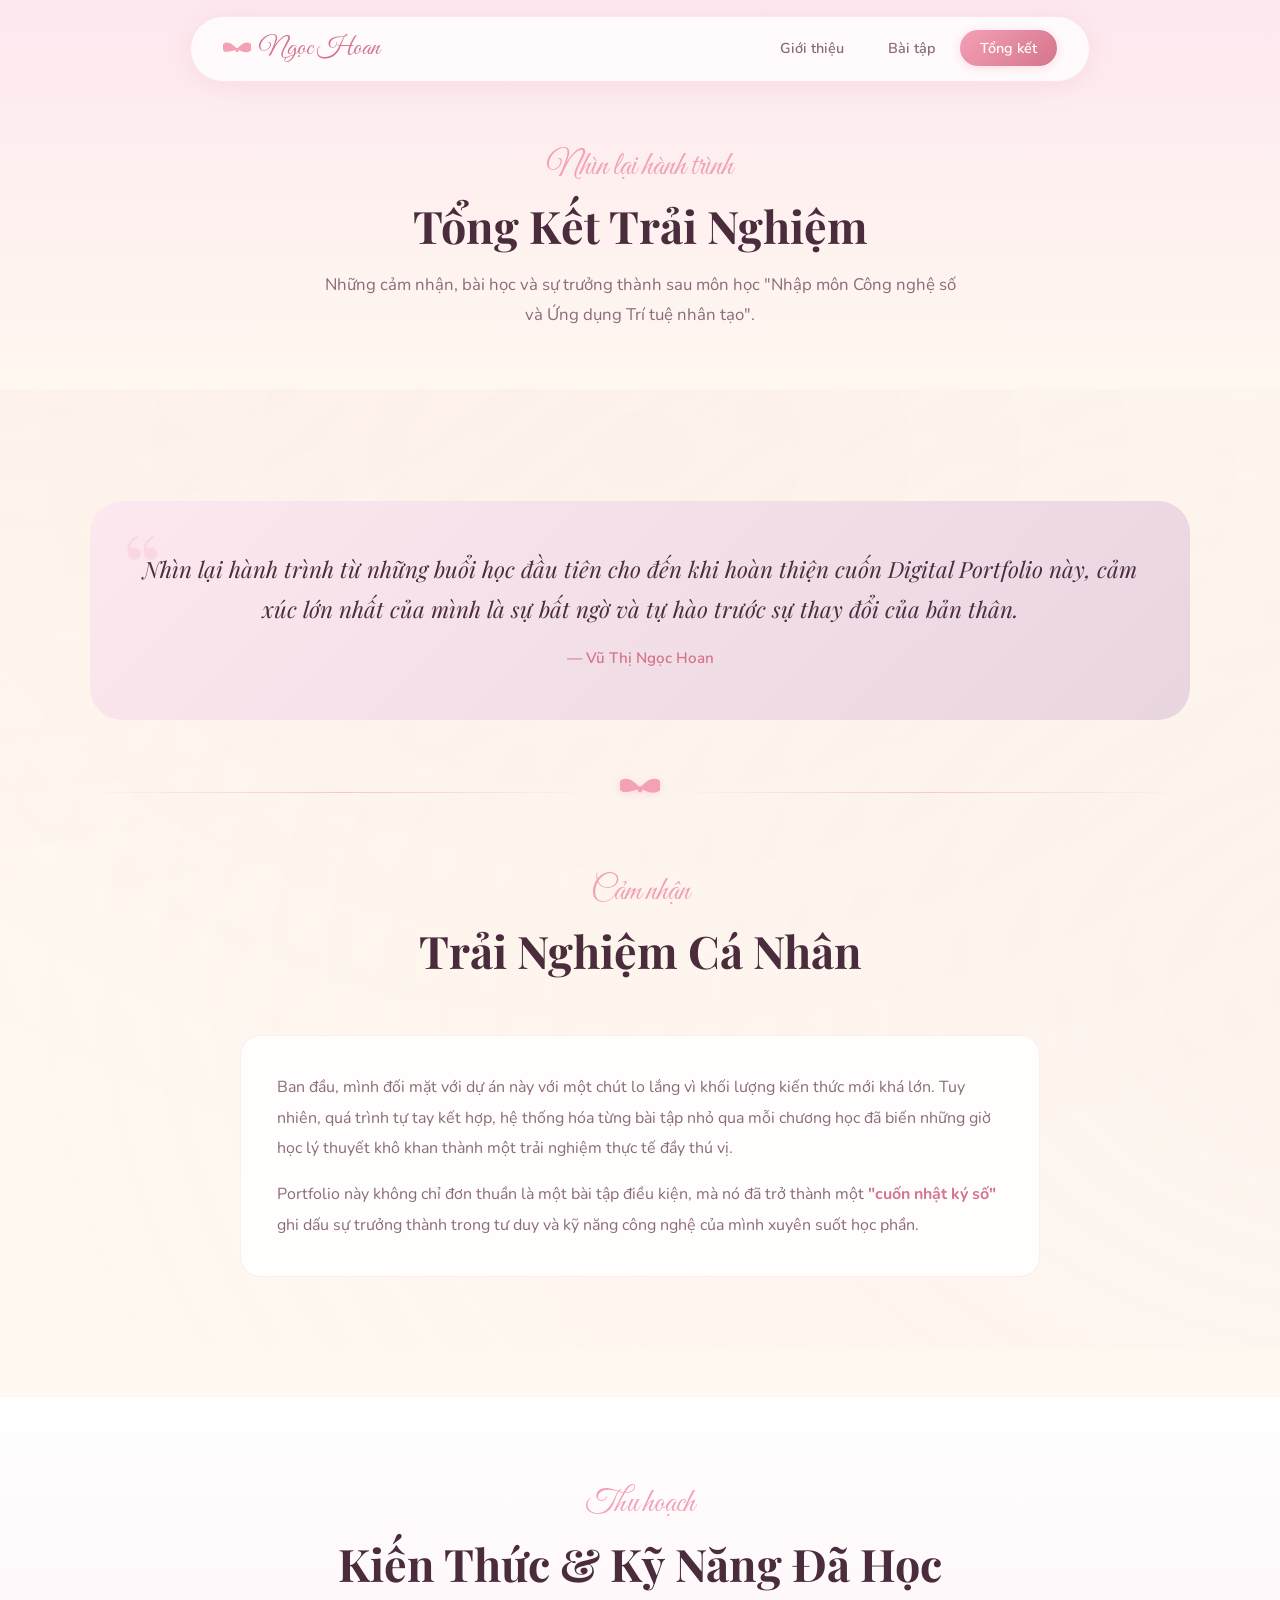
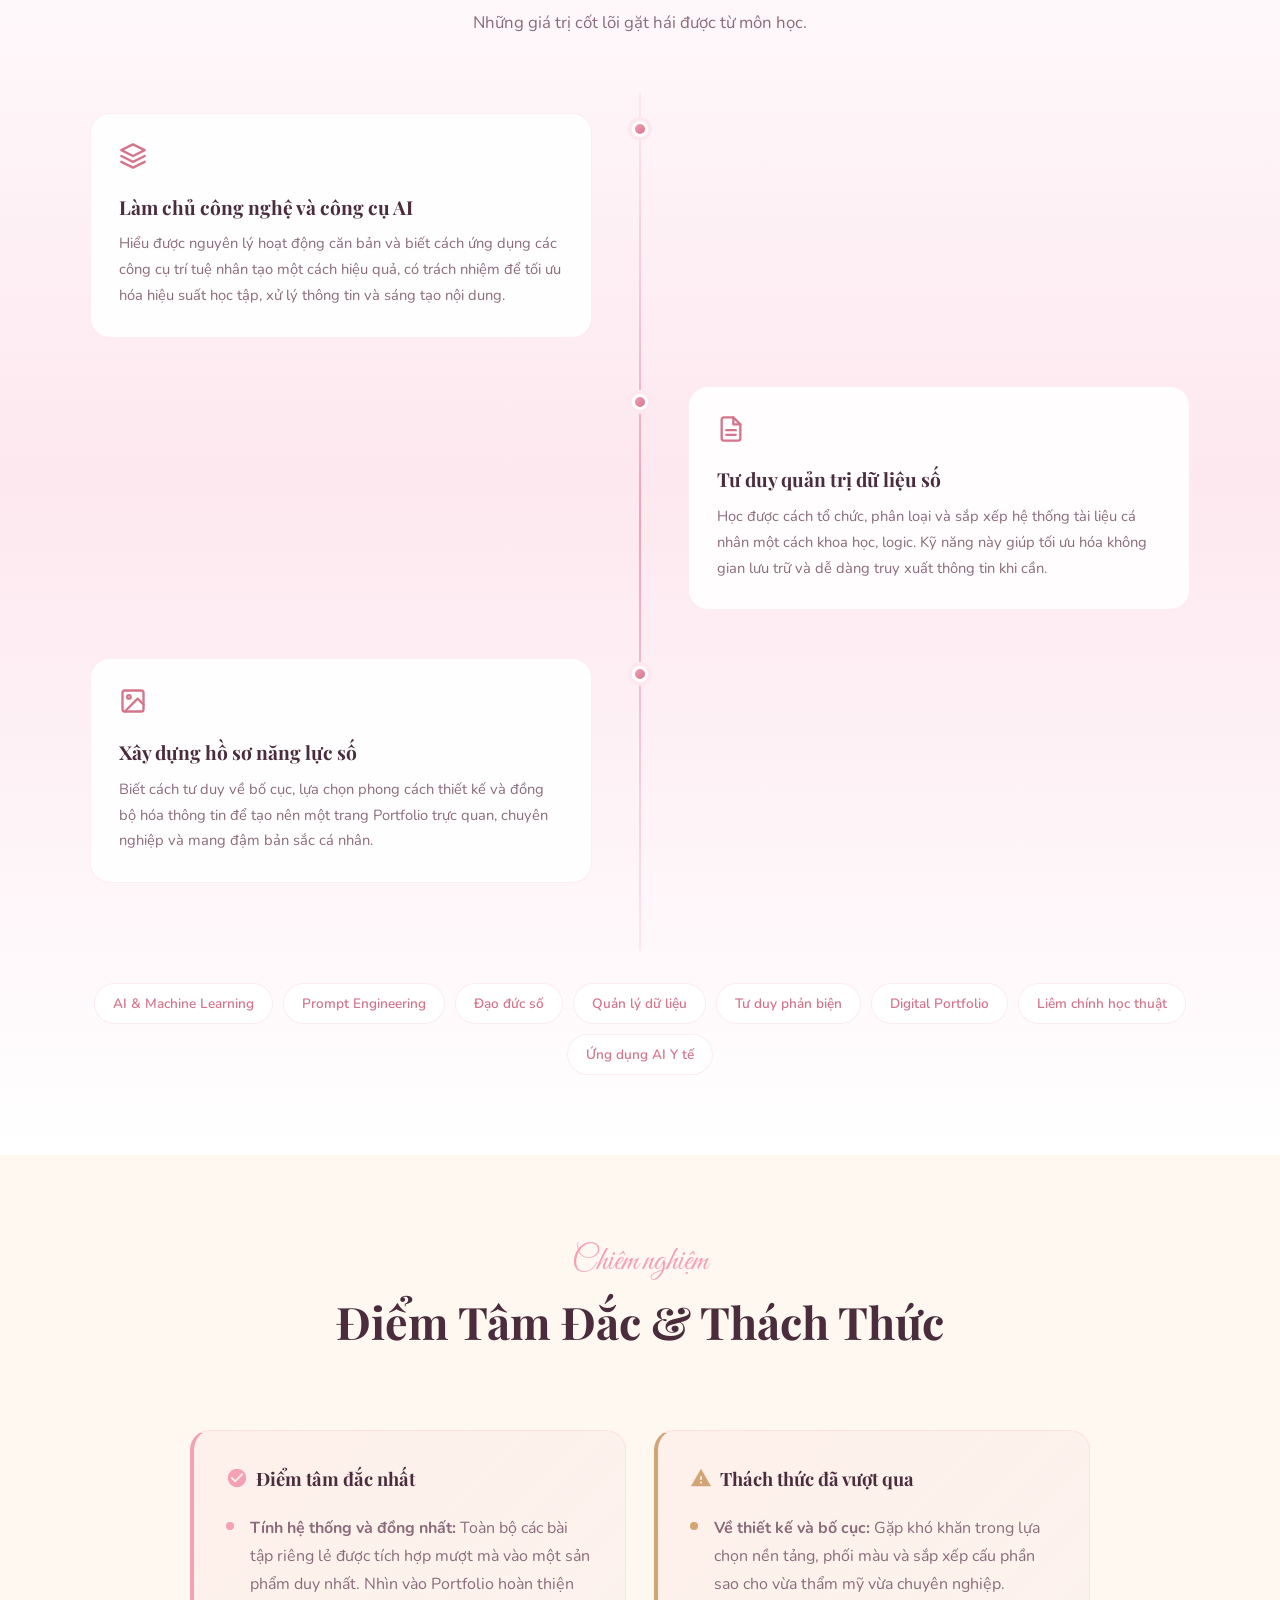
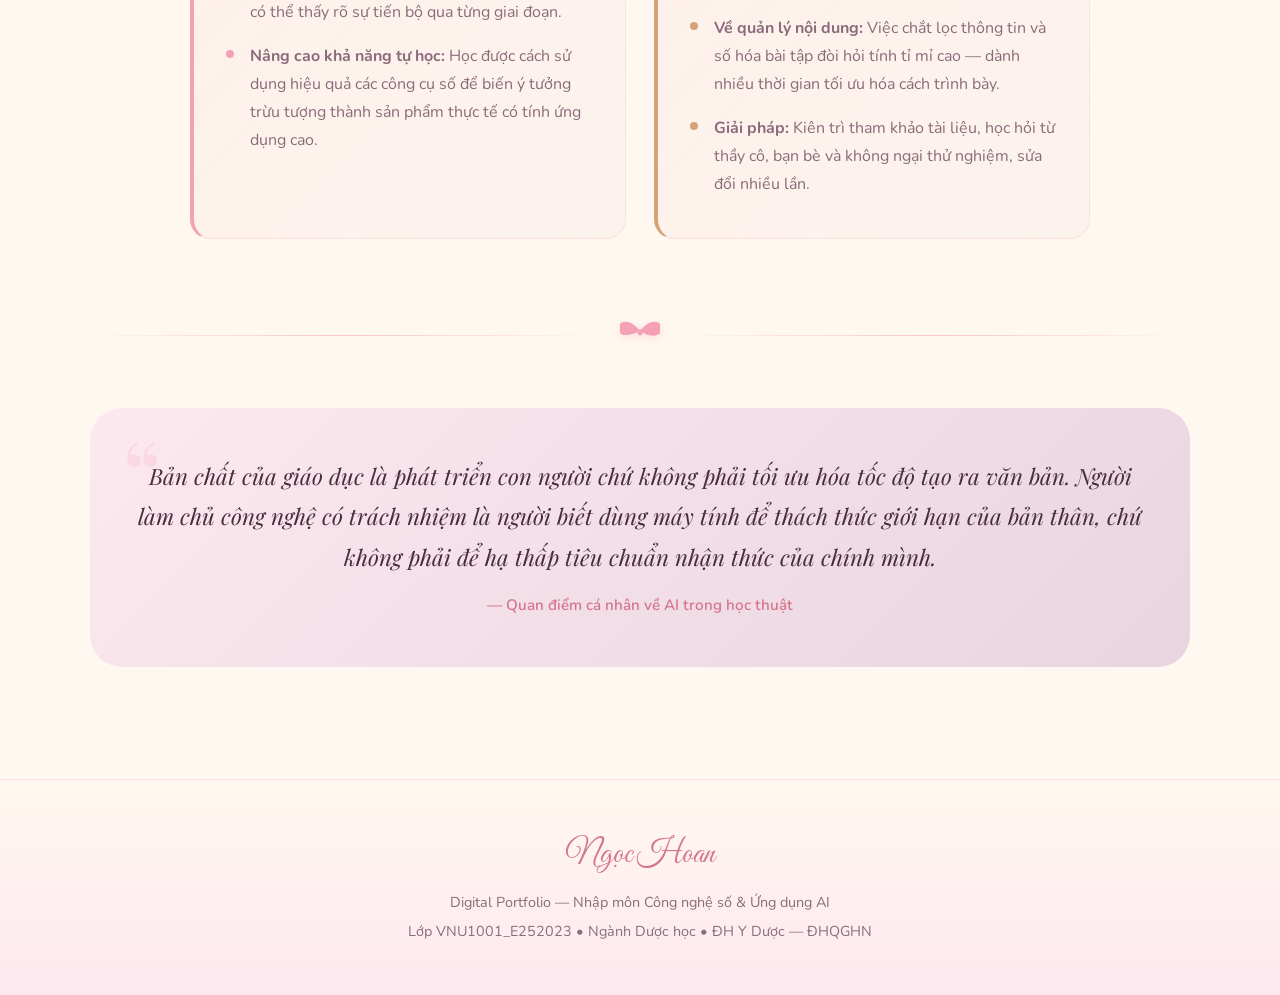
<file: summary.html>
<!DOCTYPE html>
<html lang="vi">
<head>
  <meta charset="UTF-8">
  <meta name="viewport" content="width=device-width, initial-scale=1.0">
  <meta name="description" content="Tổng kết trải nghiệm cá nhân sau môn Nhập môn Công nghệ số - Portfolio của Vũ Thị Ngọc Hoan">
  <title>Tổng Kết | Ngọc Hoan Portfolio</title>
  <link rel="stylesheet" href="style.css?v=20250603">
</head>
<body>

  <!-- Floating Hearts -->
  <div class="floating-hearts">
    <div class="heart">&#10084;</div>
    <div class="heart">&#10084;</div>
    <div class="heart">&#10084;</div>
    <div class="heart">&#10084;</div>
    <div class="heart">&#10084;</div>
    <div class="heart">&#10084;</div>
    <div class="heart">&#10084;</div>
  </div>

  <!-- Navigation -->
  <nav class="navbar" id="navbar">
    <a href="index.html" class="nav-brand">
      <svg class="nav-bow" viewBox="0 0 64 40" xmlns="http://www.w3.org/2000/svg">
        <path d="M32 20c-6-8-18-18-28-14s-6 18 0 20 22-2 28-6c6 4 18 10 28 6s10-16 0-20-22 6-28 14z"/>
        <ellipse cx="32" cy="22" rx="4" ry="5"/>
      </svg>
      Ngọc Hoan
    </a>
    <button class="menu-toggle" id="menuToggle" aria-label="Toggle menu">
      <span></span><span></span><span></span>
    </button>
    <ul class="nav-links" id="navLinks">
      <li><a href="index.html">Giới thiệu</a></li>
      <li><a href="projects.html">Bài tập</a></li>
      <li><a href="summary.html" class="active">Tổng kết</a></li>
    </ul>
  </nav>

  <!-- Page Header -->
  <header class="page-header">
    <span class="section-label">Nhìn lại hành trình</span>
    <h1 class="section-title">Tổng Kết Trải Nghiệm</h1>
    <p class="section-desc">Những cảm nhận, bài học và sự trưởng thành sau môn học "Nhập môn Công nghệ số và Ứng dụng Trí tuệ nhân tạo".</p>
  </header>

  <!-- Reflection Section -->
  <section class="section">
    <div class="container">
      <div class="quote-block fade-in">
        <p>Nhìn lại hành trình từ những buổi học đầu tiên cho đến khi hoàn thiện cuốn Digital Portfolio này, cảm xúc lớn nhất của mình là sự bất ngờ và tự hào trước sự thay đổi của bản thân.</p>
        <cite>— Vũ Thị Ngọc Hoan</cite>
      </div>

      <div class="bow-divider">
        <svg viewBox="0 0 64 40" xmlns="http://www.w3.org/2000/svg">
          <path d="M32 20c-6-8-18-18-28-14s-6 18 0 20 22-2 28-6c6 4 18 10 28 6s10-16 0-20-22 6-28 14z"/>
          <ellipse cx="32" cy="22" rx="4" ry="5"/>
        </svg>
      </div>

      <div class="section-header">
        <span class="section-label">Cảm nhận</span>
        <h2 class="section-title">Trải Nghiệm Cá Nhân</h2>
      </div>

      <div class="card fade-in" style="max-width: 800px; margin: 0 auto 40px;">
        <p class="card-text" style="font-size: 1rem; line-height: 1.9;">
          Ban đầu, mình đối mặt với dự án này với một chút lo lắng vì khối lượng kiến thức mới khá lớn. Tuy nhiên, quá trình tự tay kết hợp, hệ thống hóa từng bài tập nhỏ qua mỗi chương học đã biến những giờ học lý thuyết khô khan thành một trải nghiệm thực tế đầy thú vị.
        </p>
        <p class="card-text" style="font-size: 1rem; line-height: 1.9; margin-top: 16px;">
          Portfolio này không chỉ đơn thuần là một bài tập điều kiện, mà nó đã trở thành một <strong style="color: var(--pink-deep);">"cuốn nhật ký số"</strong> ghi dấu sự trưởng thành trong tư duy và kỹ năng công nghệ của mình xuyên suốt học phần.
        </p>
      </div>
    </div>
  </section>

  <!-- Skills & Knowledge Timeline -->
  <section class="section section-alt">
    <div class="container">
      <div class="section-header">
        <span class="section-label">Thu hoạch</span>
        <h2 class="section-title">Kiến Thức & Kỹ Năng Đã Học</h2>
        <p class="section-desc">Những giá trị cốt lõi gặt hái được từ môn học.</p>
      </div>

      <div class="timeline">
        <div class="timeline-item fade-in">
          <div class="timeline-card">
            <span class="timeline-icon">
              <svg width="28" height="28" viewBox="0 0 24 24" fill="none" stroke="#D4758B" stroke-width="2" stroke-linecap="round" stroke-linejoin="round"><path d="M12 2L2 7l10 5 10-5-10-5z"/><path d="M2 17l10 5 10-5"/><path d="M2 12l10 5 10-5"/></svg>
            </span>
            <h3>Làm chủ công nghệ và công cụ AI</h3>
            <p>Hiểu được nguyên lý hoạt động căn bản và biết cách ứng dụng các công cụ trí tuệ nhân tạo một cách hiệu quả, có trách nhiệm để tối ưu hóa hiệu suất học tập, xử lý thông tin và sáng tạo nội dung.</p>
          </div>
        </div>

        <div class="timeline-item fade-in">
          <div class="timeline-card">
            <span class="timeline-icon">
              <svg width="28" height="28" viewBox="0 0 24 24" fill="none" stroke="#D4758B" stroke-width="2" stroke-linecap="round" stroke-linejoin="round"><path d="M14 2H6a2 2 0 0 0-2 2v16a2 2 0 0 0 2 2h12a2 2 0 0 0 2-2V8z"/><polyline points="14 2 14 8 20 8"/><line x1="16" y1="13" x2="8" y2="13"/><line x1="16" y1="17" x2="8" y2="17"/></svg>
            </span>
            <h3>Tư duy quản trị dữ liệu số</h3>
            <p>Học được cách tổ chức, phân loại và sắp xếp hệ thống tài liệu cá nhân một cách khoa học, logic. Kỹ năng này giúp tối ưu hóa không gian lưu trữ và dễ dàng truy xuất thông tin khi cần.</p>
          </div>
        </div>

        <div class="timeline-item fade-in">
          <div class="timeline-card">
            <span class="timeline-icon">
              <svg width="28" height="28" viewBox="0 0 24 24" fill="none" stroke="#D4758B" stroke-width="2" stroke-linecap="round" stroke-linejoin="round"><rect x="3" y="3" width="18" height="18" rx="2" ry="2"/><circle cx="8.5" cy="8.5" r="1.5"/><polyline points="21 15 16 10 5 21"/></svg>
            </span>
            <h3>Xây dựng hồ sơ năng lực số</h3>
            <p>Biết cách tư duy về bố cục, lựa chọn phong cách thiết kế và đồng bộ hóa thông tin để tạo nên một trang Portfolio trực quan, chuyên nghiệp và mang đậm bản sắc cá nhân.</p>
          </div>
        </div>
      </div>

      <!-- Skill Tags -->
      <div class="fade-in" style="text-align: center; margin-top: 32px;">
        <div class="skill-tags" style="justify-content: center;">
          <span class="skill-tag">AI & Machine Learning</span>
          <span class="skill-tag">Prompt Engineering</span>
          <span class="skill-tag">Đạo đức số</span>
          <span class="skill-tag">Quản lý dữ liệu</span>
          <span class="skill-tag">Tư duy phản biện</span>
          <span class="skill-tag">Digital Portfolio</span>
          <span class="skill-tag">Liêm chính học thuật</span>
          <span class="skill-tag">Ứng dụng AI Y tế</span>
        </div>
      </div>
    </div>
  </section>

  <!-- Highlights & Challenges -->
  <section class="section">
    <div class="container">
      <div class="section-header">
        <span class="section-label">Chiêm nghiệm</span>
        <h2 class="section-title">Điểm Tâm Đắc & Thách Thức</h2>
      </div>

      <div class="card-grid" style="max-width: 900px; margin: 0 auto;">
        <div class="highlight-box highlight-box--positive fade-in">
          <h4>
            <svg width="22" height="22" viewBox="0 0 24 24" fill="#F4A0B5"><path d="M12 2C6.48 2 2 6.48 2 12s4.48 10 10 10 10-4.48 10-10S17.52 2 12 2zm-2 15l-5-5 1.41-1.41L10 14.17l7.59-7.59L19 8l-9 9z"/></svg>
            Điểm tâm đắc nhất
          </h4>
          <ul>
            <li><strong>Tính hệ thống và đồng nhất:</strong> Toàn bộ các bài tập riêng lẻ được tích hợp mượt mà vào một sản phẩm duy nhất. Nhìn vào Portfolio hoàn thiện có thể thấy rõ sự tiến bộ qua từng giai đoạn.</li>
            <li><strong>Nâng cao khả năng tự học:</strong> Học được cách sử dụng hiệu quả các công cụ số để biến ý tưởng trừu tượng thành sản phẩm thực tế có tính ứng dụng cao.</li>
          </ul>
        </div>

        <div class="highlight-box highlight-box--challenge fade-in">
          <h4>
            <svg width="22" height="22" viewBox="0 0 24 24" fill="#D4A574"><path d="M1 21h22L12 2 1 21zm12-3h-2v-2h2v2zm0-4h-2v-4h2v4z"/></svg>
            Thách thức đã vượt qua
          </h4>
          <ul>
            <li><strong>Về thiết kế và bố cục:</strong> Gặp khó khăn trong lựa chọn nền tảng, phối màu và sắp xếp cấu phần sao cho vừa thẩm mỹ vừa chuyên nghiệp.</li>
            <li><strong>Về quản lý nội dung:</strong> Việc chắt lọc thông tin và số hóa bài tập đòi hỏi tính tỉ mỉ cao — dành nhiều thời gian tối ưu hóa cách trình bày.</li>
            <li><strong>Giải pháp:</strong> Kiên trì tham khảo tài liệu, học hỏi từ thầy cô, bạn bè và không ngại thử nghiệm, sửa đổi nhiều lần.</li>
          </ul>
        </div>
      </div>

      <!-- Final Quote -->
      <div class="bow-divider">
        <svg viewBox="0 0 64 40" xmlns="http://www.w3.org/2000/svg">
          <path d="M32 20c-6-8-18-18-28-14s-6 18 0 20 22-2 28-6c6 4 18 10 28 6s10-16 0-20-22 6-28 14z"/>
          <ellipse cx="32" cy="22" rx="4" ry="5"/>
        </svg>
      </div>

      <div class="quote-block fade-in">
        <p>Bản chất của giáo dục là phát triển con người chứ không phải tối ưu hóa tốc độ tạo ra văn bản. Người làm chủ công nghệ có trách nhiệm là người biết dùng máy tính để thách thức giới hạn của bản thân, chứ không phải để hạ thấp tiêu chuẩn nhận thức của chính mình.</p>
        <cite>— Quan điểm cá nhân về AI trong học thuật</cite>
      </div>
    </div>
  </section>

  <!-- Footer -->
  <footer class="footer">
    <div class="footer-brand">Ngọc Hoan</div>
    <p class="footer-text">Digital Portfolio — Nhập môn Công nghệ số & Ứng dụng AI</p>
    <p class="footer-text">Lớp VNU1001_E252023 &bull; Ngành Dược học &bull; ĐH Y Dược — ĐHQGHN</p>
  </footer>

  <script>
    // Mobile menu toggle
    document.getElementById('menuToggle').addEventListener('click', function() {
      document.getElementById('navLinks').classList.toggle('open');
    });

    // Scroll animations
    const observer = new IntersectionObserver((entries) => {
      entries.forEach(entry => {
        if (entry.isIntersecting) {
          entry.target.classList.add('visible');
        }
      });
    }, { threshold: 0.1, rootMargin: '0px 0px -50px 0px' });

    document.querySelectorAll('.fade-in, .stagger-children').forEach(el => observer.observe(el));
  </script>
</body>
</html>
</file>
<file: style.css>
/* ============================================
   COQUETTE PORTFOLIO — Design System
   Soft pinks, bows, lace & elegance
   ============================================ */

/* --- Google Fonts --- */
@import url('https://fonts.googleapis.com/css2?family=Great+Vibes&family=Nunito:wght@300;400;600;700&family=Playfair+Display:ital,wght@0,400;0,600;0,700;1,400;1,600&display=swap');

/* --- CSS Variables --- */
:root {
  --pink-primary: #F4A0B5;
  --pink-light: #FDE8EF;
  --pink-deep: #D4758B;
  --pink-soft: #F9C5D1;
  --cream: #FFF8F0;
  --lavender: #E8D5E0;
  --plum: #4A2C3D;
  --muted-rose: #8B6B7B;
  --white: #FFFFFF;
  --gold: #D4A574;
  --gold-light: #F0DFC8;
  --pink-glass: rgba(244, 160, 181, 0.12);
  --shadow-soft: 0 4px 24px rgba(212, 117, 139, 0.12);
  --shadow-hover: 0 8px 40px rgba(212, 117, 139, 0.22);
  --shadow-card: 0 2px 16px rgba(74, 44, 61, 0.08);
  --radius-sm: 12px;
  --radius-md: 20px;
  --radius-lg: 32px;
  --radius-xl: 48px;
  --transition: 0.3s cubic-bezier(0.4, 0, 0.2, 1);
  --font-heading: 'Playfair Display', Georgia, serif;
  --font-body: 'Nunito', 'Segoe UI', sans-serif;
  --font-accent: 'Great Vibes', cursive;
}

/* --- Reset & Base --- */
*,
*::before,
*::after {
  margin: 0;
  padding: 0;
  box-sizing: border-box;
}

html {
  scroll-behavior: smooth;
  font-size: 16px;
}

img {
  max-width: 100%;
  height: auto;
}

body {
  font-family: var(--font-body);
  color: var(--plum);
  background: var(--cream);
  line-height: 1.7;
  overflow-x: hidden;
  min-height: 100vh;
}

/* --- Background Decoration --- */
body::before {
  content: '';
  position: fixed;
  top: -50%;
  left: -50%;
  width: 200%;
  height: 200%;
  background:
    radial-gradient(ellipse at 20% 20%, rgba(244, 160, 181, 0.08) 0%, transparent 50%),
    radial-gradient(ellipse at 80% 80%, rgba(232, 213, 224, 0.1) 0%, transparent 50%),
    radial-gradient(ellipse at 50% 50%, rgba(212, 165, 116, 0.04) 0%, transparent 60%);
  pointer-events: none;
  z-index: 0;
  animation: bgFloat 20s ease-in-out infinite;
}

@keyframes bgFloat {
  0%, 100% { transform: translate(0, 0) rotate(0deg); }
  33% { transform: translate(2%, -1%) rotate(1deg); }
  66% { transform: translate(-1%, 2%) rotate(-1deg); }
}

/* --- Floating Hearts Animation --- */
.floating-hearts {
  position: fixed;
  top: 0;
  left: 0;
  width: 100%;
  height: 100%;
  pointer-events: none;
  z-index: 0;
  overflow: hidden;
}

.heart {
  position: absolute;
  font-size: 1rem;
  opacity: 0;
  animation: floatHeart linear infinite;
  color: var(--pink-primary);
}

.heart:nth-child(1) { left: 5%; animation-duration: 12s; animation-delay: 0s; font-size: 0.7rem; }
.heart:nth-child(2) { left: 15%; animation-duration: 15s; animation-delay: 2s; font-size: 0.5rem; }
.heart:nth-child(3) { left: 30%; animation-duration: 18s; animation-delay: 4s; font-size: 0.9rem; }
.heart:nth-child(4) { left: 50%; animation-duration: 14s; animation-delay: 1s; font-size: 0.6rem; }
.heart:nth-child(5) { left: 65%; animation-duration: 16s; animation-delay: 3s; font-size: 0.8rem; }
.heart:nth-child(6) { left: 80%; animation-duration: 13s; animation-delay: 5s; font-size: 0.5rem; }
.heart:nth-child(7) { left: 92%; animation-duration: 17s; animation-delay: 2.5s; font-size: 0.7rem; }

@keyframes floatHeart {
  0% {
    transform: translateY(100vh) rotate(0deg) scale(0.5);
    opacity: 0;
  }
  10% { opacity: 0.3; }
  50% { opacity: 0.15; }
  90% { opacity: 0.05; }
  100% {
    transform: translateY(-10vh) rotate(360deg) scale(1);
    opacity: 0;
  }
}

/* --- Lace Border Pattern --- */
.lace-border {
  position: relative;
}

.lace-border::after {
  content: '';
  position: absolute;
  bottom: 0;
  left: 0;
  width: 100%;
  height: 20px;
  background:
    radial-gradient(circle at 10px 20px, transparent 10px, var(--pink-light) 10px, var(--pink-light) 12px, transparent 12px),
    radial-gradient(circle at 30px 20px, transparent 10px, var(--pink-light) 10px, var(--pink-light) 12px, transparent 12px);
  background-size: 40px 20px;
  background-position: 0 bottom;
}

/* --- Scallop Edge --- */
.scallop-top {
  position: relative;
}
.scallop-top::before {
  content: '';
  position: absolute;
  top: -15px;
  left: 0;
  width: 100%;
  height: 16px;
  background: radial-gradient(circle at 50% 100%, var(--white) 8px, transparent 8px);
  background-size: 24px 16px;
}

/* ============================================
   NAVIGATION
   ============================================ */
.navbar {
  position: fixed;
  top: 16px;
  left: 50%;
  transform: translateX(-50%);
  width: calc(100% - 32px);
  max-width: 900px;
  z-index: 100;
  background: rgba(255, 255, 255, 0.82);
  backdrop-filter: blur(20px) saturate(1.8);
  -webkit-backdrop-filter: blur(20px) saturate(1.8);
  border: 1px solid rgba(244, 160, 181, 0.25);
  border-radius: var(--radius-xl);
  padding: 10px 32px;
  display: flex;
  align-items: center;
  justify-content: space-between;
  box-shadow: var(--shadow-soft);
  transition: var(--transition);
}

.navbar:hover {
  box-shadow: var(--shadow-hover);
  border-color: rgba(244, 160, 181, 0.4);
}

.nav-brand {
  font-family: var(--font-accent);
  font-size: 1.6rem;
  color: var(--pink-deep);
  text-decoration: none;
  display: flex;
  align-items: center;
  gap: 8px;
  transition: var(--transition);
}

.nav-brand:hover {
  color: var(--pink-primary);
}

.nav-bow {
  width: 28px;
  height: 28px;
  fill: var(--pink-primary);
  transition: var(--transition);
}

.nav-brand:hover .nav-bow {
  transform: rotate(-10deg) scale(1.1);
}

.nav-links {
  display: flex;
  list-style: none;
  gap: 4px;
}

.nav-links a {
  text-decoration: none;
  font-family: var(--font-body);
  font-weight: 600;
  font-size: 0.9rem;
  color: var(--muted-rose);
  padding: 8px 20px;
  border-radius: 50px;
  transition: var(--transition);
  cursor: pointer;
  position: relative;
}

.nav-links a:hover {
  color: var(--pink-deep);
  background: var(--pink-light);
}

.nav-links a.active {
  color: var(--white);
  background: linear-gradient(135deg, var(--pink-primary), var(--pink-deep));
  box-shadow: 0 2px 12px rgba(244, 160, 181, 0.35);
}

/* Mobile menu */
.menu-toggle {
  display: none;
  background: none;
  border: none;
  cursor: pointer;
  padding: 8px;
}

.menu-toggle span {
  display: block;
  width: 22px;
  height: 2px;
  background: var(--pink-deep);
  margin: 5px 0;
  border-radius: 2px;
  transition: var(--transition);
}

/* ============================================
   HERO SECTION
   ============================================ */
.hero {
  min-height: 100vh;
  display: flex;
  align-items: center;
  justify-content: center;
  padding: 120px 24px 80px;
  position: relative;
  z-index: 1;
}

.hero-content {
  text-align: center;
  max-width: 800px;
  animation: fadeInUp 1s ease-out;
}

/* Hero Avatar with Coquette bow decoration */
.hero-avatar-wrapper {
  position: relative;
  width: 190px;
  height: 190px;
  margin: 0 auto 24px;
  display: flex;
  align-items: center;
  justify-content: center;
  animation: fadeInUp 1s ease-out 0.1s both;
}

.hero-avatar {
  width: 180px;
  height: 180px;
  border-radius: 50%;
  object-fit: cover;
  border: 4px solid var(--white);
  box-shadow: 
    0 8px 30px rgba(212, 117, 139, 0.18),
    0 0 0 2px var(--pink-soft);
  transition: var(--transition);
  background: var(--pink-light);
}

.hero-avatar-wrapper:hover .hero-avatar {
  transform: scale(1.05);
  box-shadow: 
    0 12px 40px rgba(212, 117, 139, 0.28),
    0 0 0 3px var(--pink-primary);
}

.hero-avatar-bow {
  position: absolute;
  top: -12px;
  right: 12px;
  width: 48px;
  height: 48px;
  fill: var(--pink-deep);
  filter: drop-shadow(0 2px 6px rgba(212, 117, 139, 0.3));
  transform: rotate(25deg);
  transition: var(--transition);
  z-index: 2;
  cursor: pointer;
}

.hero-avatar-wrapper:hover .hero-avatar-bow {
  transform: rotate(15deg) scale(1.15);
  fill: var(--pink-primary);
}

.hero-greeting {
  font-family: var(--font-accent);
  font-size: clamp(1.8rem, 5vw, 3rem);
  color: var(--pink-primary);
  margin-bottom: 8px;
  animation: fadeInUp 1s ease-out 0.2s both;
}

.hero-name {
  font-family: var(--font-heading);
  font-size: clamp(2.5rem, 7vw, 4.5rem);
  font-weight: 700;
  color: var(--plum);
  line-height: 1.15;
  margin-bottom: 16px;
  animation: fadeInUp 1s ease-out 0.4s both;
}

.hero-name span {
  color: var(--pink-deep);
  font-style: italic;
}

.hero-subtitle {
  font-family: var(--font-body);
  font-size: clamp(1rem, 2.5vw, 1.25rem);
  color: var(--muted-rose);
  margin-bottom: 32px;
  font-weight: 400;
  animation: fadeInUp 1s ease-out 0.6s both;
}

.hero-badge {
  display: inline-flex;
  align-items: center;
  gap: 8px;
  background: linear-gradient(135deg, rgba(244, 160, 181, 0.15), rgba(232, 213, 224, 0.2));
  border: 1px solid rgba(244, 160, 181, 0.3);
  padding: 10px 28px;
  border-radius: 50px;
  font-size: 0.9rem;
  color: var(--pink-deep);
  font-weight: 600;
  animation: fadeInUp 1s ease-out 0.8s both;
  backdrop-filter: blur(8px);
}

.hero-badge svg {
  width: 16px;
  height: 16px;
  fill: var(--pink-primary);
}

/* Hero decorative bow */
.hero-bow {
  position: absolute;
  opacity: 0.08;
  z-index: -1;
}

.hero-bow--left {
  left: 5%;
  top: 20%;
  width: 180px;
  animation: bowFloat 6s ease-in-out infinite;
}

.hero-bow--right {
  right: 5%;
  bottom: 20%;
  width: 140px;
  animation: bowFloat 8s ease-in-out infinite reverse;
}

@keyframes bowFloat {
  0%, 100% { transform: translateY(0) rotate(0deg); }
  50% { transform: translateY(-20px) rotate(5deg); }
}

/* Decorative divider bow */
.bow-divider {
  text-align: center;
  margin: 48px 0;
  position: relative;
}

.bow-divider::before,
.bow-divider::after {
  content: '';
  position: absolute;
  top: 50%;
  height: 1px;
  width: calc(50% - 40px);
  background: linear-gradient(to right, transparent, var(--pink-soft), transparent);
}

.bow-divider::before { left: 0; }
.bow-divider::after { right: 0; }

.bow-divider svg {
  width: 40px;
  height: 40px;
  fill: var(--pink-primary);
  filter: drop-shadow(0 2px 4px rgba(244, 160, 181, 0.3));
}

/* ============================================
   SECTIONS
   ============================================ */
.section {
  padding: 80px 24px;
  position: relative;
  z-index: 1;
}

.section-alt {
  background: linear-gradient(180deg, var(--white) 0%, var(--pink-light) 50%, var(--white) 100%);
}

.container {
  max-width: 1100px;
  margin: 0 auto;
}

.section-header {
  text-align: center;
  margin-bottom: 56px;
}

.section-label {
  font-family: var(--font-accent);
  font-size: clamp(1.4rem, 3vw, 2rem);
  color: var(--pink-primary);
  display: block;
  margin-bottom: 4px;
}

.section-title {
  font-family: var(--font-heading);
  font-size: clamp(1.8rem, 4vw, 2.8rem);
  font-weight: 700;
  color: var(--plum);
  line-height: 1.25;
  margin-bottom: 16px;
}

.section-desc {
  font-size: 1.05rem;
  color: var(--muted-rose);
  max-width: 650px;
  margin: 0 auto;
  line-height: 1.75;
}

/* ============================================
   CARDS
   ============================================ */
.card {
  background: rgba(255, 255, 255, 0.85);
  backdrop-filter: blur(12px);
  -webkit-backdrop-filter: blur(12px);
  border: 1px solid rgba(244, 160, 181, 0.18);
  border-radius: var(--radius-md);
  padding: 36px;
  transition: var(--transition);
  position: relative;
  overflow: hidden;
  cursor: pointer;
}

.card::before {
  content: '';
  position: absolute;
  top: 0;
  left: 0;
  right: 0;
  height: 4px;
  background: linear-gradient(90deg, var(--pink-primary), var(--gold), var(--pink-deep));
  opacity: 0;
  transition: var(--transition);
}

.card:hover {
  transform: translateY(-6px);
  box-shadow: var(--shadow-hover);
  border-color: rgba(244, 160, 181, 0.35);
}

.card:hover::before {
  opacity: 1;
}

.card-icon {
  width: 56px;
  height: 56px;
  background: linear-gradient(135deg, var(--pink-light), var(--lavender));
  border-radius: 16px;
  display: flex;
  align-items: center;
  justify-content: center;
  margin-bottom: 20px;
  transition: var(--transition);
}

.card:hover .card-icon {
  transform: scale(1.08) rotate(-3deg);
  background: linear-gradient(135deg, var(--pink-primary), var(--pink-deep));
}

.card-icon svg {
  width: 28px;
  height: 28px;
  fill: var(--pink-deep);
  transition: var(--transition);
}

.card:hover .card-icon svg {
  fill: var(--white);
}

.card-title {
  font-family: var(--font-heading);
  font-size: 1.3rem;
  font-weight: 600;
  color: var(--plum);
  margin-bottom: 12px;
}

.card-text {
  color: var(--muted-rose);
  font-size: 0.95rem;
  line-height: 1.75;
}

/* Card grid */
.card-grid {
  display: grid;
  grid-template-columns: repeat(auto-fit, minmax(300px, 1fr));
  gap: 28px;
}

.card-grid-3 {
  grid-template-columns: repeat(3, 1fr);
}

/* ============================================
   ABOUT SECTION LAYOUT
   ============================================ */
.about-layout {
  display: grid;
  grid-template-columns: 1fr 1fr;
  gap: 48px;
  align-items: center;
}

.about-image-wrapper {
  position: relative;
}

.about-image {
  width: 100%;
  max-width: 400px;
  border-radius: var(--radius-lg);
  border: 4px solid var(--pink-light);
  box-shadow: var(--shadow-soft);
  display: block;
  margin: 0 auto;
  object-fit: cover;
  aspect-ratio: 3/4;
  background: linear-gradient(135deg, var(--pink-light), var(--lavender));
}

.about-image-wrapper::after {
  content: '';
  position: absolute;
  top: 16px;
  left: calc(50% - 184px);
  width: calc(100% - 32px);
  max-width: 400px;
  height: 100%;
  border-radius: var(--radius-lg);
  border: 2px dashed var(--pink-soft);
  z-index: -1;
}

.about-text h3 {
  font-family: var(--font-heading);
  font-size: 1.6rem;
  font-weight: 700;
  color: var(--plum);
  margin-bottom: 16px;
}

.about-text p {
  color: var(--muted-rose);
  margin-bottom: 16px;
  line-height: 1.8;
}

/* ============================================
   PROJECT / ASSIGNMENT CARDS
   ============================================ */
.project-card {
  background: rgba(255, 255, 255, 0.9);
  backdrop-filter: blur(12px);
  border: 1px solid rgba(244, 160, 181, 0.15);
  border-radius: var(--radius-md);
  overflow: hidden;
  transition: var(--transition);
  cursor: pointer;
}

.project-card:hover {
  transform: translateY(-8px);
  box-shadow: var(--shadow-hover);
  border-color: var(--pink-soft);
}

.project-card-header {
  padding: 28px 32px 20px;
  background: linear-gradient(135deg, var(--pink-light) 0%, rgba(232, 213, 224, 0.3) 100%);
  position: relative;
}

.project-card-header::after {
  content: '';
  position: absolute;
  bottom: -1px;
  left: 0;
  width: 100%;
  height: 16px;
  background: radial-gradient(circle at 50% 0%, var(--white) 7px, transparent 7px);
  background-size: 20px 16px;
}

.project-week {
  font-family: var(--font-accent);
  font-size: 1.6rem;
  color: var(--pink-deep);
}

.project-title {
  font-family: var(--font-heading);
  font-size: 1.3rem;
  font-weight: 700;
  color: var(--plum);
  margin-top: 4px;
}

.project-card-body {
  padding: 28px 32px 32px;
}

.project-topic {
  display: flex;
  align-items: flex-start;
  gap: 14px;
  padding: 14px 0;
  border-bottom: 1px solid rgba(244, 160, 181, 0.12);
}

.project-topic:last-child {
  border-bottom: none;
}

.topic-number {
  flex-shrink: 0;
  width: 32px;
  height: 32px;
  background: linear-gradient(135deg, var(--pink-primary), var(--pink-deep));
  color: var(--white);
  border-radius: 50%;
  display: flex;
  align-items: center;
  justify-content: center;
  font-size: 0.8rem;
  font-weight: 700;
}

.topic-content {
  flex: 1;
  min-width: 0;
}

.topic-content h4 {
  font-family: var(--font-heading);
  font-size: 1.05rem;
  font-weight: 600;
  color: var(--plum);
  margin-bottom: 4px;
}

.topic-content p {
  font-size: 0.9rem;
  color: var(--muted-rose);
  line-height: 1.7;
}

/* Expandable topic detail */
.topic-detail {
  max-height: 0;
  overflow: hidden;
  transition: max-height 0.5s cubic-bezier(0.4, 0, 0.2, 1), padding 0.3s ease;
  padding: 0 0;
}

.topic-detail.open {
  max-height: 15000px;
  padding: 16px 0 0;
}

.topic-detail-content {
  background: var(--pink-light);
  border-radius: var(--radius-sm);
  padding: 20px 24px;
  font-size: 0.92rem;
  color: var(--plum);
  line-height: 1.8;
  border-left: 3px solid var(--pink-primary);
}

.topic-detail-content p {
  margin-bottom: 12px;
  color: var(--plum);
}

.topic-detail-content p:last-child {
  margin-bottom: 0;
}

.topic-detail-content ul {
  margin: 8px 0 12px 20px;
}

.topic-detail-content ul li {
  margin-bottom: 6px;
  line-height: 1.7;
}

.topic-detail-content h5 {
  font-family: var(--font-heading);
  font-size: 0.98rem;
  font-weight: 700;
  color: var(--plum);
  margin: 10px 0 8px;
}

.topic-detail-content pre {
  background: rgba(255, 255, 255, 0.75);
  border: 1px solid rgba(244, 160, 181, 0.22);
  border-radius: var(--radius-sm);
  padding: 14px 16px;
  margin: 10px 0 14px;
  overflow: auto;
  white-space: pre-wrap;
  word-break: break-word;
}

.topic-detail-content code {
  font-family: ui-monospace, SFMono-Regular, Menlo, Monaco, Consolas, "Liberation Mono", "Courier New", monospace;
  font-size: 0.86rem;
}

.infographic-figure {
  margin: 14px 0 0;
}

.infographic-image {
  display: block;
  width: 100%;
  max-width: 680px;
  height: auto;
  margin: 10px auto 6px;
  border-radius: var(--radius-md);
  border: 3px solid var(--white);
  box-shadow: var(--shadow-card);
  image-rendering: auto;
}

/* Infographic dọc / thành phẩm — hiển thị rộng hơn, tận dụng ảnh 2x */
.infographic-image--final {
  max-width: min(920px, 100%);
}

.infographic-caption {
  text-align: center;
  color: var(--muted-rose);
  font-size: 0.88rem;
}

/* Week 6 — ethics analysis */
.ethics-pillar-grid {
  display: grid;
  grid-template-columns: repeat(auto-fit, minmax(240px, 1fr));
  gap: 16px;
  margin: 18px 0 8px;
}

.ethics-pillar-card {
  background: rgba(255, 255, 255, 0.72);
  border: 1px solid rgba(244, 160, 181, 0.28);
  border-radius: var(--radius-md);
  padding: 18px 20px;
  box-shadow: var(--shadow-card);
  transition: var(--transition);
}

.ethics-pillar-card:hover {
  transform: translateY(-2px);
  box-shadow: var(--shadow-soft);
}

.ethics-pillar-card h6 {
  font-family: var(--font-heading);
  font-size: 1rem;
  color: var(--pink-deep);
  margin-bottom: 8px;
}

.ethics-pillar-card p {
  font-size: 0.9rem;
  color: var(--plum);
  line-height: 1.65;
  margin: 0;
}

.ethics-compare {
  display: grid;
  grid-template-columns: 1fr 1fr;
  gap: 14px;
  margin: 16px 0 6px;
}

@media (max-width: 640px) {
  .ethics-compare {
    grid-template-columns: 1fr;
  }
}

.ethics-compare-col {
  border-radius: var(--radius-sm);
  padding: 16px 18px;
  border: 1px solid rgba(244, 160, 181, 0.25);
}

.ethics-compare-col--ok {
  background: linear-gradient(135deg, rgba(244, 160, 181, 0.12), rgba(255, 248, 240, 0.9));
  border-left: 4px solid var(--pink-primary);
}

.ethics-compare-col--bad {
  background: linear-gradient(135deg, rgba(74, 44, 61, 0.06), rgba(255, 248, 240, 0.85));
  border-left: 4px solid var(--plum);
}

.ethics-compare-col strong {
  display: block;
  font-family: var(--font-heading);
  font-size: 0.95rem;
  margin-bottom: 8px;
  color: var(--plum);
}

.ethics-compare-col ul {
  margin: 0 0 0 18px;
  font-size: 0.88rem;
  line-height: 1.65;
  color: var(--plum);
}

.ethics-compare-col li {
  margin-bottom: 6px;
}

/* Khung báo cáo tuần — Mục tiêu / Quy trình / Sản phẩm / Tham khảo (theo LMS.docx) */
.week-report {
  display: flex;
  flex-direction: column;
  gap: 18px;
  margin-bottom: 28px;
}

.project-card-body .week-report__block {
  border-radius: var(--radius-md);
  padding: 18px 20px 16px;
  border: 1px solid rgba(244, 160, 181, 0.42);
  background: var(--white);
  box-shadow: var(--shadow-card);
}

.project-card-body .week-report__block--goal {
  border-left: 5px solid #a855f7;
  background: linear-gradient(105deg, rgba(168, 85, 247, 0.12) 0%, var(--white) 42%);
}

.project-card-body .week-report__block--process {
  border-left: 5px solid #14b8a6;
  background: linear-gradient(105deg, rgba(20, 184, 166, 0.1) 0%, var(--white) 42%);
}

.project-card-body .week-report__block--output {
  border-left: 5px solid var(--pink-deep);
  background: linear-gradient(105deg, rgba(244, 160, 181, 0.14) 0%, var(--white) 42%);
}

.project-card-body .week-report__block--refs {
  border-left: 5px solid #6366f1;
  background: linear-gradient(105deg, rgba(99, 102, 241, 0.1) 0%, var(--white) 42%);
}

.week-report__heading {
  margin: 0 0 10px;
  font-size: 1.05rem;
  font-weight: 700;
  color: var(--pink-deep);
  letter-spacing: 0.01em;
}

.week-report__body p,
.week-report__body ul,
.week-report__body ol {
  margin: 0 0 8px;
  font-size: 0.92rem;
  line-height: 1.68;
  color: var(--plum);
}

.week-report__body ul,
.week-report__body ol {
  padding-left: 1.25rem;
}

.week-report__body li:last-child {
  margin-bottom: 0;
}

.week-report__lead {
  margin: 0;
  font-size: 0.9rem;
  line-height: 1.6;
  color: var(--text-muted, #64748b);
  font-style: italic;
}

.week-report__process-list {
  margin: 10px 0 0;
  padding-left: 1.25rem;
  font-size: 0.9rem;
  line-height: 1.65;
  color: var(--plum);
}

.week-report__process-list li {
  margin-bottom: 6px;
}

.week-detail-heading {
  margin: 4px 0 18px;
  padding-bottom: 10px;
  font-size: 0.95rem;
  font-weight: 600;
  color: var(--plum);
  border-bottom: 1px dashed rgba(244, 160, 181, 0.35);
  letter-spacing: 0.03em;
  text-transform: uppercase;
}

.prompt-block {
  margin: 14px 0;
  padding: 14px 16px;
  border-radius: var(--radius-sm);
  background: rgba(15, 23, 42, 0.04);
  border-left: 3px solid var(--pink-primary);
  font-size: 0.88rem;
  line-height: 1.6;
  white-space: pre-wrap;
  font-family: ui-monospace, Consolas, monospace;
}

.ethics-quote {
  margin: 18px 0 4px;
  padding: 18px 22px;
  border-radius: var(--radius-md);
  background: linear-gradient(120deg, rgba(244, 160, 181, 0.14), rgba(232, 213, 224, 0.35));
  border: 1px dashed rgba(212, 117, 139, 0.45);
  font-family: var(--font-heading);
  font-style: italic;
  font-size: 0.98rem;
  line-height: 1.75;
  color: var(--plum);
  text-align: center;
}

.infographic-wrapper {
  position: relative;
  display: inline-block;
  max-width: 100%;
  border-radius: var(--radius-md);
  overflow: hidden;
  border: 4px solid var(--white);
  box-shadow: var(--shadow-soft);
  transition: var(--transition);
}

.infographic-wrapper:hover {
  box-shadow: var(--shadow-hover);
  transform: translateY(-2px);
}

.infographic-wrapper .infographic-image {
  margin: 0;
  border: none;
  border-radius: 0;
  box-shadow: none;
  max-width: 760px;
}

.infographic-overlay {
  position: absolute;
  inset: 0;
  background: linear-gradient(180deg, rgba(244, 160, 181, 0.05) 0%, rgba(74, 44, 61, 0.12) 100%);
  pointer-events: none;
}

.flowchart-figure {
  margin: 14px 0 0;
}

.flowchart-svg {
  display: block;
  width: 100%;
  max-width: 980px;
  height: auto;
  margin: 12px auto 6px;
  border-radius: var(--radius-md);
  border: 3px solid var(--white);
  box-shadow: var(--shadow-card);
}

.flowchart-caption {
  text-align: center;
  color: var(--muted-rose);
  font-size: 0.88rem;
}

.topic-toggle {
  display: inline-flex;
  align-items: center;
  gap: 4px;
  font-size: 0.82rem;
  color: var(--pink-deep);
  font-weight: 600;
  cursor: pointer;
  margin-top: 6px;
  background: none;
  border: none;
  font-family: var(--font-body);
  transition: var(--transition);
}

.topic-toggle:hover {
  color: var(--pink-primary);
}

.topic-toggle svg {
  width: 14px;
  height: 14px;
  fill: currentColor;
  transition: transform 0.3s ease;
}

.topic-toggle.open svg {
  transform: rotate(180deg);
}

/* ============================================
   DATA TABLE
   ============================================ */
.table-responsive {
  width: 100%;
  overflow-x: auto;
  margin: 16px 0;
}

.data-table {
  width: 100%;
  border-collapse: collapse;
  background: var(--white);
  border-radius: var(--radius-sm);
  overflow: hidden;
  box-shadow: var(--shadow-soft);
}

.data-table th, .data-table td {
  padding: 14px 16px;
  text-align: left;
  border-bottom: 1px solid rgba(244, 160, 181, 0.15);
  font-size: 0.92rem;
  color: var(--plum);
  line-height: 1.6;
}

.data-table th {
  background: linear-gradient(135deg, var(--pink-light), rgba(232, 213, 224, 0.4));
  font-family: var(--font-heading);
  font-weight: 700;
  color: var(--pink-deep);
}

.data-table tbody tr:hover {
  background: rgba(244, 160, 181, 0.05);
}

.data-table td strong {
  color: var(--pink-primary);
}

/* ============================================
   WEEKLY TAB SELECTOR
   ============================================ */
.week-selector-container {
  display: flex;
  justify-content: center;
  align-items: center;
  margin: -20px auto 48px;
  padding: 12px 52px; /* Increased padding to give absolute space for bows */
  background: rgba(255, 255, 255, 0.7);
  backdrop-filter: blur(12px);
  -webkit-backdrop-filter: blur(12px);
  border: 1px solid rgba(244, 160, 181, 0.2);
  border-radius: 50px;
  max-width: 820px;
  width: calc(100% - 32px);
  box-shadow: var(--shadow-soft);
  position: relative;
  z-index: 5;
}

.week-tabs {
  display: flex;
  gap: 8px;
  list-style: none;
  overflow-x: auto;
  scrollbar-width: none; /* Firefox */
  -ms-overflow-style: none; /* IE 10+ */
  padding: 4px;
  width: 100%;
  justify-content: center;
}

.week-tabs::-webkit-scrollbar {
  display: none; /* Safari and Chrome */
}

.week-tab {
  position: relative;
  display: flex;
  align-items: center;
  gap: 6px;
  padding: 10px 22px;
  border-radius: 30px;
  font-family: var(--font-body);
  font-weight: 600;
  font-size: 0.92rem;
  color: var(--muted-rose);
  background: var(--white);
  border: 1px solid rgba(244, 160, 181, 0.15);
  cursor: pointer;
  white-space: nowrap;
  transition: var(--transition);
  box-shadow: 0 2px 8px rgba(74, 44, 61, 0.03);
}

.tab-bow {
  width: 16px;
  height: 16px;
  fill: currentColor;
  opacity: 0;
  transform: scale(0) rotate(-15deg);
  transition: transform 0.3s cubic-bezier(0.34, 1.56, 0.64, 1), opacity 0.2s ease;
  flex-shrink: 0;
}

.week-tab:hover {
  color: var(--pink-deep);
  background: var(--pink-light);
  border-color: rgba(244, 160, 181, 0.3);
  transform: translateY(-2px);
}

.week-tab:hover .tab-bow {
  opacity: 0.5;
  transform: scale(0.8) rotate(-5deg);
}

.week-tab.active {
  color: var(--white);
  background: linear-gradient(135deg, var(--pink-primary), var(--pink-deep));
  border-color: transparent;
  box-shadow: 0 4px 15px rgba(244, 160, 181, 0.4);
  transform: translateY(-1px);
}

.week-tab.active .tab-bow {
  opacity: 1;
  transform: scale(1.1) rotate(0deg);
}

/* Side decorative bows for menu - Absolute positioned to prevent layout overlap */
.selector-side-bow {
  position: absolute;
  top: 50%;
  width: 24px;
  height: 24px;
  fill: var(--pink-soft);
  opacity: 0.6;
  pointer-events: none;
  transition: var(--transition);
}

.selector-side-bow--left {
  left: 20px;
  transform: translateY(-50%) rotate(-15deg);
}

.selector-side-bow--right {
  right: 20px;
  transform: translateY(-50%) rotate(15deg);
}

.week-selector-container:hover .selector-side-bow {
  fill: var(--pink-primary);
  opacity: 0.9;
}

.week-selector-container:hover .selector-side-bow--left {
  transform: translateY(-50%) scale(1.15) rotate(-25deg);
}

.week-selector-container:hover .selector-side-bow--right {
  transform: translateY(-50%) scale(1.15) rotate(25deg);
}

@media (max-width: 768px) {
  .selector-side-bow {
    display: none;
  }
  .week-selector-container {
    padding: 10px 16px; /* Reduced mobile padding for more tab space */
  }
}

/* Placeholder for empty weeks */
.placeholder-card {
  background: rgba(255, 255, 255, 0.75);
  backdrop-filter: blur(12px);
  border: 1px dashed rgba(244, 160, 181, 0.4);
  border-radius: var(--radius-md);
  padding: 64px 32px;
  text-align: center;
  max-width: 700px;
  margin: 0 auto;
  animation: fadeInUp 0.6s ease-out;
  box-shadow: var(--shadow-soft);
}

.placeholder-icon {
  width: 64px;
  height: 64px;
  fill: var(--pink-primary);
  margin-bottom: 20px;
  filter: drop-shadow(0 2px 4px rgba(244, 160, 181, 0.2));
  animation: heartBeat 2s ease-in-out infinite;
}

.placeholder-title {
  font-family: var(--font-heading);
  font-size: 1.4rem;
  color: var(--plum);
  margin-bottom: 12px;
  font-weight: 600;
}

.placeholder-text {
  font-size: 0.95rem;
  color: var(--muted-rose);
  font-style: italic;
}

@keyframes heartBeat {
  0%, 100% { transform: scale(1); }
  50% { transform: scale(1.08); }
}

/* ============================================
   TIMELINE (Summary page)
   ============================================ */
.timeline {
  position: relative;
  padding: 20px 0;
}

.timeline::before {
  content: '';
  position: absolute;
  left: 50%;
  top: 0;
  bottom: 0;
  width: 2px;
  background: linear-gradient(to bottom, var(--pink-light), var(--pink-primary), var(--pink-light));
  transform: translateX(-50%);
}

.timeline-item {
  display: flex;
  justify-content: flex-end;
  width: 50%;
  padding-right: 48px;
  padding-bottom: 48px;
  position: relative;
}

.timeline-item:nth-child(even) {
  justify-content: flex-start;
  margin-left: 50%;
  padding-right: 0;
  padding-left: 48px;
}

.timeline-item::after {
  content: '';
  position: absolute;
  right: -8px;
  top: 8px;
  width: 16px;
  height: 16px;
  background: linear-gradient(135deg, var(--pink-primary), var(--pink-deep));
  border: 3px solid var(--white);
  border-radius: 50%;
  box-shadow: 0 0 0 4px var(--pink-light);
  z-index: 2;
}

.timeline-item:nth-child(even)::after {
  left: -8px;
  right: auto;
}

.timeline-card {
  background: rgba(255, 255, 255, 0.9);
  backdrop-filter: blur(12px);
  border: 1px solid rgba(244, 160, 181, 0.18);
  border-radius: var(--radius-md);
  padding: 28px;
  transition: var(--transition);
  width: 100%;
  cursor: pointer;
}

.timeline-card:hover {
  transform: translateY(-4px);
  box-shadow: var(--shadow-hover);
  border-color: var(--pink-soft);
}

.timeline-card h3 {
  font-family: var(--font-heading);
  font-size: 1.2rem;
  font-weight: 700;
  color: var(--plum);
  margin-bottom: 8px;
}

.timeline-card p {
  color: var(--muted-rose);
  font-size: 0.92rem;
  line-height: 1.75;
}

.timeline-icon {
  font-size: 1.5rem;
  margin-bottom: 8px;
  display: block;
}

/* ============================================
   HIGHLIGHT BOXES
   ============================================ */
.highlight-box {
  background: linear-gradient(135deg, rgba(244, 160, 181, 0.08), rgba(232, 213, 224, 0.12));
  border: 1px solid rgba(244, 160, 181, 0.2);
  border-radius: var(--radius-md);
  padding: 32px;
  margin: 24px 0;
  position: relative;
}

.highlight-box--positive {
  border-left: 4px solid var(--pink-primary);
}

.highlight-box--challenge {
  border-left: 4px solid var(--gold);
}

.highlight-box h4 {
  font-family: var(--font-heading);
  font-size: 1.15rem;
  font-weight: 700;
  color: var(--plum);
  margin-bottom: 12px;
  display: flex;
  align-items: center;
  gap: 8px;
}

.highlight-box ul {
  list-style: none;
  padding: 0;
}

.highlight-box ul li {
  padding: 8px 0 8px 24px;
  position: relative;
  color: var(--muted-rose);
  line-height: 1.75;
}

.highlight-box ul li::before {
  content: '';
  position: absolute;
  left: 0;
  top: 16px;
  width: 8px;
  height: 8px;
  border-radius: 50%;
  background: var(--pink-primary);
}

.highlight-box--challenge ul li::before {
  background: var(--gold);
}

/* ============================================
   QUOTE / REFLECTION
   ============================================ */
.quote-block {
  text-align: center;
  padding: 48px 40px;
  background: linear-gradient(135deg, var(--pink-light), var(--lavender));
  border-radius: var(--radius-lg);
  position: relative;
  margin: 32px 0;
  overflow: hidden;
}

.quote-block::before {
  content: '\201C';
  position: absolute;
  top: 16px;
  left: 32px;
  font-family: var(--font-heading);
  font-size: 6rem;
  color: var(--pink-primary);
  opacity: 0.2;
  line-height: 1;
}

.quote-block p {
  font-family: var(--font-heading);
  font-size: clamp(1.1rem, 2.5vw, 1.4rem);
  font-style: italic;
  color: var(--plum);
  line-height: 1.8;
  position: relative;
  z-index: 1;
}

.quote-block cite {
  display: block;
  margin-top: 16px;
  font-family: var(--font-body);
  font-style: normal;
  font-weight: 600;
  color: var(--pink-deep);
  font-size: 0.95rem;
}

/* ============================================
   SKILL TAGS
   ============================================ */
.skill-tags {
  display: flex;
  flex-wrap: wrap;
  gap: 10px;
  margin-top: 16px;
}

.skill-tag {
  display: inline-flex;
  align-items: center;
  gap: 6px;
  padding: 8px 18px;
  background: rgba(255, 255, 255, 0.9);
  border: 1px solid rgba(244, 160, 181, 0.2);
  border-radius: 50px;
  font-size: 0.85rem;
  font-weight: 600;
  color: var(--pink-deep);
  transition: var(--transition);
  cursor: default;
}

.skill-tag:hover {
  background: var(--pink-primary);
  color: var(--white);
  border-color: var(--pink-primary);
  transform: translateY(-2px);
}

/* ============================================
   FOOTER
   ============================================ */
.footer {
  text-align: center;
  padding: 48px 24px;
  background: linear-gradient(180deg, var(--cream) 0%, var(--pink-light) 100%);
  border-top: 1px solid rgba(244, 160, 181, 0.15);
  position: relative;
  z-index: 1;
}

.footer-brand {
  font-family: var(--font-accent);
  font-size: 2rem;
  color: var(--pink-deep);
  margin-bottom: 8px;
}

.footer-text {
  color: var(--muted-rose);
  font-size: 0.9rem;
  margin-bottom: 4px;
}

/* ============================================
   ANIMATIONS
   ============================================ */
@keyframes fadeInUp {
  from {
    opacity: 0;
    transform: translateY(30px);
  }
  to {
    opacity: 1;
    transform: translateY(0);
  }
}

@keyframes fadeIn {
  from { opacity: 0; }
  to { opacity: 1; }
}

.fade-in {
  opacity: 0;
  transform: translateY(24px);
  transition: opacity 0.7s ease, transform 0.7s ease;
}

.fade-in.visible {
  opacity: 1;
  transform: translateY(0);
}

/* Staggered children animation */
.stagger-children > * {
  opacity: 0;
  transform: translateY(20px);
  transition: opacity 0.5s ease, transform 0.5s ease;
}

.stagger-children.visible > *:nth-child(1) { transition-delay: 0.1s; }
.stagger-children.visible > *:nth-child(2) { transition-delay: 0.2s; }
.stagger-children.visible > *:nth-child(3) { transition-delay: 0.3s; }
.stagger-children.visible > *:nth-child(4) { transition-delay: 0.4s; }
.stagger-children.visible > *:nth-child(5) { transition-delay: 0.5s; }
.stagger-children.visible > *:nth-child(6) { transition-delay: 0.6s; }

.stagger-children.visible > * {
  opacity: 1;
  transform: translateY(0);
}

/* ============================================
   PAGE HEADER (for inner pages)
   ============================================ */
.page-header {
  padding: 140px 24px 60px;
  text-align: center;
  background: linear-gradient(180deg, var(--pink-light) 0%, var(--cream) 100%);
  position: relative;
  z-index: 1;
}

.page-header::after {
  content: '';
  position: absolute;
  bottom: -1px;
  left: 0;
  width: 100%;
  height: 24px;
  background: radial-gradient(circle at 50% 0%, var(--cream) 10px, transparent 10px);
  background-size: 28px 24px;
}

/* ============================================
   RESPONSIVE
   ============================================ */
@media (max-width: 768px) {
  .navbar {
    padding: 8px 20px;
  }

  .menu-toggle {
    display: block;
  }

  .nav-links {
    display: none;
    position: absolute;
    top: calc(100% + 12px);
    left: 12px;
    right: 12px;
    background: rgba(255, 255, 255, 0.96);
    backdrop-filter: blur(20px);
    border: 1px solid rgba(244, 160, 181, 0.2);
    border-radius: var(--radius-md);
    flex-direction: column;
    padding: 16px;
    box-shadow: var(--shadow-hover);
  }

  .nav-links.open {
    display: flex;
  }

  .nav-links a {
    padding: 12px 20px;
    text-align: center;
  }

  .hero {
    padding: 100px 20px 60px;
  }

  .about-layout {
    grid-template-columns: 1fr;
    gap: 32px;
  }

  .about-image-wrapper {
    order: -1;
  }

  .card-grid-3 {
    grid-template-columns: 1fr;
  }

  .timeline::before {
    left: 16px;
  }

  .timeline-item {
    width: 100%;
    padding-left: 48px;
    padding-right: 0;
  }

  .timeline-item:nth-child(even) {
    margin-left: 0;
    padding-left: 48px;
  }

  .timeline-item::after {
    left: 8px;
    right: auto;
  }

  .timeline-item:nth-child(even)::after {
    left: 8px;
  }

  .section {
    padding: 60px 20px;
  }

  .quote-block {
    padding: 36px 24px;
  }
}

@media (max-width: 480px) {
  .hero-name {
    font-size: 2rem;
  }

  .card {
    padding: 24px;
  }

  .project-card-header {
    padding: 20px 24px 16px;
  }

  .project-card-body {
    padding: 20px 24px 24px;
  }
}

/* --- Prefers reduced motion --- */
@media (prefers-reduced-motion: reduce) {
  *,
  *::before,
  *::after {
    animation-duration: 0.01ms !important;
    animation-iteration-count: 1 !important;
    transition-duration: 0.01ms !important;
  }

  .heart {
    display: none;
  }
}
</file>
